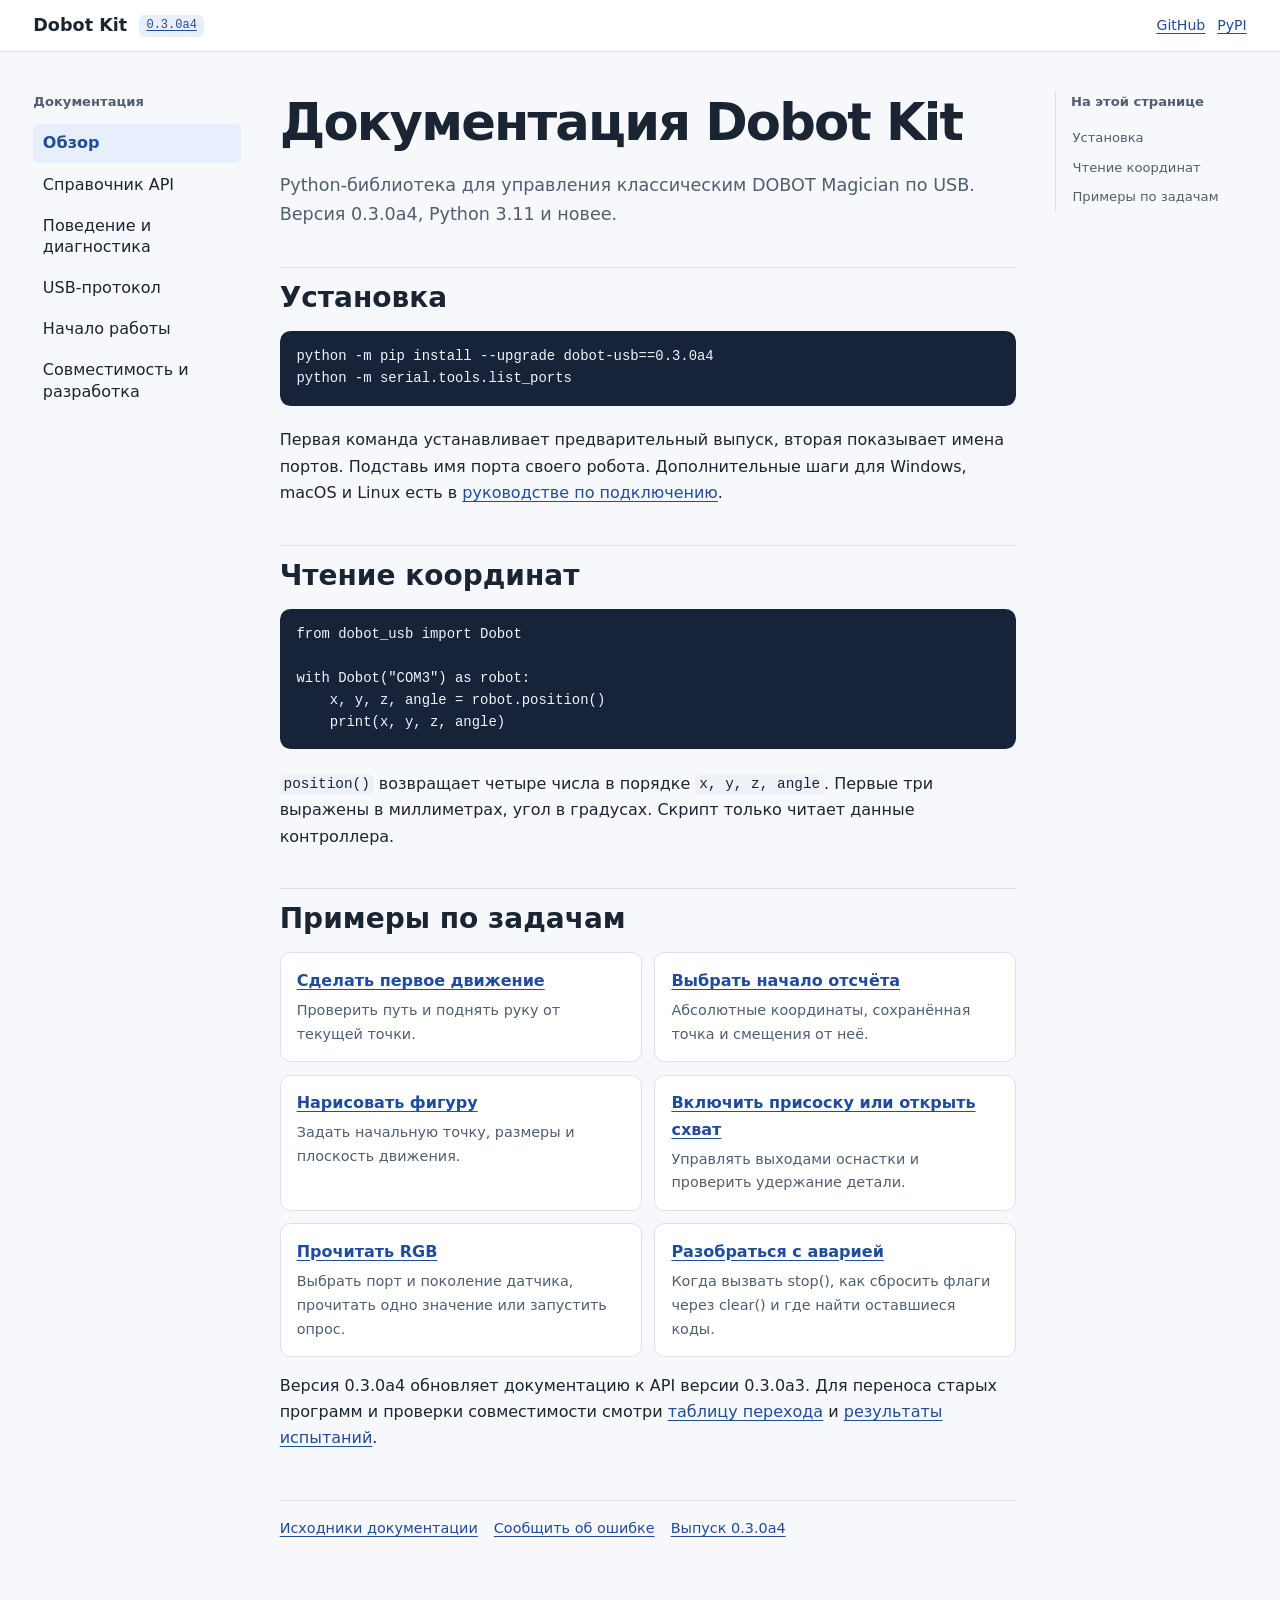
<file: docs/index.html>
<!doctype html>
<html lang="ru">
<head>
  <meta charset="utf-8">
  <meta name="viewport" content="width=device-width, initial-scale=1">
  <meta name="description" content="Документация Dobot Kit 0.3.0a4 для классического DOBOT Magician">
  <title>Документация | Dobot Kit</title>
  <link rel="stylesheet" href="assets/site.css">
</head>
<body>
<a class="skip-link" href="#main">К содержанию</a>
<header class="site-header">
  <div class="header-inner">
    <div class="identity">
      <a class="brand" href="index.html">Dobot Kit</a>
      <a class="version" href="development.html#releases">0.3.0a4</a>
    </div>
    <nav class="header-links" aria-label="Исходники и пакет">
      <a href="https://github.com/art9762/dobot-kit">GitHub</a>
      <a href="https://pypi.org/project/dobot-usb/0.3.0a4/">PyPI</a>
    </nav>
  </div>
</header>
<div class="layout">
  <nav class="site-nav" aria-label="Разделы документации">
    <p class="nav-name">Документация</p>
    <ul>
      <li><a href="index.html" aria-current="page">Обзор</a></li>
      <li><a href="api.html">Справочник API</a></li>
      <li><a href="behavior.html">Поведение и диагностика</a></li>
      <li><a href="protocol.html">USB-протокол</a></li>
      <li><a href="guide.html">Начало работы</a></li>
      <li><a href="development.html">Совместимость и разработка</a></li>
    </ul>
  </nav>
  <main id="main" tabindex="-1">
    <details class="small-nav">
      <summary>Разделы документации</summary>
      <nav aria-label="Разделы документации"><ul>
      <li><a href="index.html" aria-current="page">Обзор</a></li>
      <li><a href="api.html">Справочник API</a></li>
      <li><a href="behavior.html">Поведение и диагностика</a></li>
      <li><a href="protocol.html">USB-протокол</a></li>
      <li><a href="guide.html">Начало работы</a></li>
      <li><a href="development.html">Совместимость и разработка</a></li>
      </ul></nav>
    </details>
    <details class="small-contents">
      <summary>На этой странице</summary>
      <nav aria-label="Содержание страницы"><ul>
      <li class="h2"><a href="#install">Установка</a></li>
      <li class="h2"><a href="#read-position">Чтение координат</a></li>
      <li class="h2"><a href="#scope">Примеры по задачам</a></li>
      </ul></nav>
    </details>
<article class="doc-content">
  <h1>Документация Dobot Kit</h1>
  <p class="lead">Python-библиотека для управления классическим DOBOT Magician по USB. Версия 0.3.0a4, Python 3.11 и новее.</p>

  <h2 id="install">Установка</h2>
  <pre><code>python -m pip install --upgrade dobot-usb==0.3.0a4
python -m serial.tools.list_ports</code></pre>
  <p>Первая команда устанавливает предварительный выпуск, вторая показывает имена портов. Подставь имя порта своего робота. Дополнительные шаги для Windows, macOS и Linux есть в <a href="guide.html">руководстве по подключению</a>.</p>

  <h2 id="read-position">Чтение координат</h2>
  <pre data-language="python"><code>from dobot_usb import Dobot

with Dobot("COM3") as robot:
    x, y, z, angle = robot.position()
    print(x, y, z, angle)</code></pre>
  <p><code>position()</code> возвращает четыре числа в порядке <code>x, y, z, angle</code>. Первые три выражены в миллиметрах, угол в градусах. Скрипт только читает данные контроллера.</p>

  <h2 id="scope">Примеры по задачам</h2>
  <div class="doc-grid">
    <a class="doc-card" href="guide.html#lift"><strong>Сделать первое движение</strong><span>Проверить путь и поднять руку от текущей точки.</span></a>
    <a class="doc-card" href="api.html#calibrate"><strong>Выбрать начало отсчёта</strong><span>Абсолютные координаты, сохранённая точка и смещения от неё.</span></a>
    <a class="doc-card" href="api.html#drawing"><strong>Нарисовать фигуру</strong><span>Задать начальную точку, размеры и плоскость движения.</span></a>
    <a class="doc-card" href="guide.html#tools"><strong>Включить присоску или открыть схват</strong><span>Управлять выходами оснастки и проверить удержание детали.</span></a>
    <a class="doc-card" href="api.html#color"><strong>Прочитать RGB</strong><span>Выбрать порт и поколение датчика, прочитать одно значение или запустить опрос.</span></a>
    <a class="doc-card" href="behavior.html#recovery"><strong>Разобраться с аварией</strong><span>Когда вызвать stop(), как сбросить флаги через clear() и где найти оставшиеся коды.</span></a>
  </div>
  <p>Версия 0.3.0a4 обновляет документацию к API версии 0.3.0a3. Для переноса старых программ и проверки совместимости смотри <a href="development.html#migration">таблицу перехода</a> и <a href="development.html#verification">результаты испытаний</a>.</p>
</article>
    <footer class="doc-footer">
      <a href="https://github.com/art9762/dobot-kit/tree/v0.3.0a4/docs">Исходники документации</a>
      <a href="https://github.com/art9762/dobot-kit/issues">Сообщить об ошибке</a>
      <a href="https://github.com/art9762/dobot-kit/releases/tag/v0.3.0a4">Выпуск 0.3.0a4</a>
    </footer>
  </main>
  <nav class="contents" aria-label="Содержание страницы">
    <p class="nav-name">На этой странице</p>
    <ul>
      <li class="h2"><a href="#install">Установка</a></li>
      <li class="h2"><a href="#read-position">Чтение координат</a></li>
      <li class="h2"><a href="#scope">Примеры по задачам</a></li>
    </ul>
  </nav>
</div>
</body>
</html>
</file>
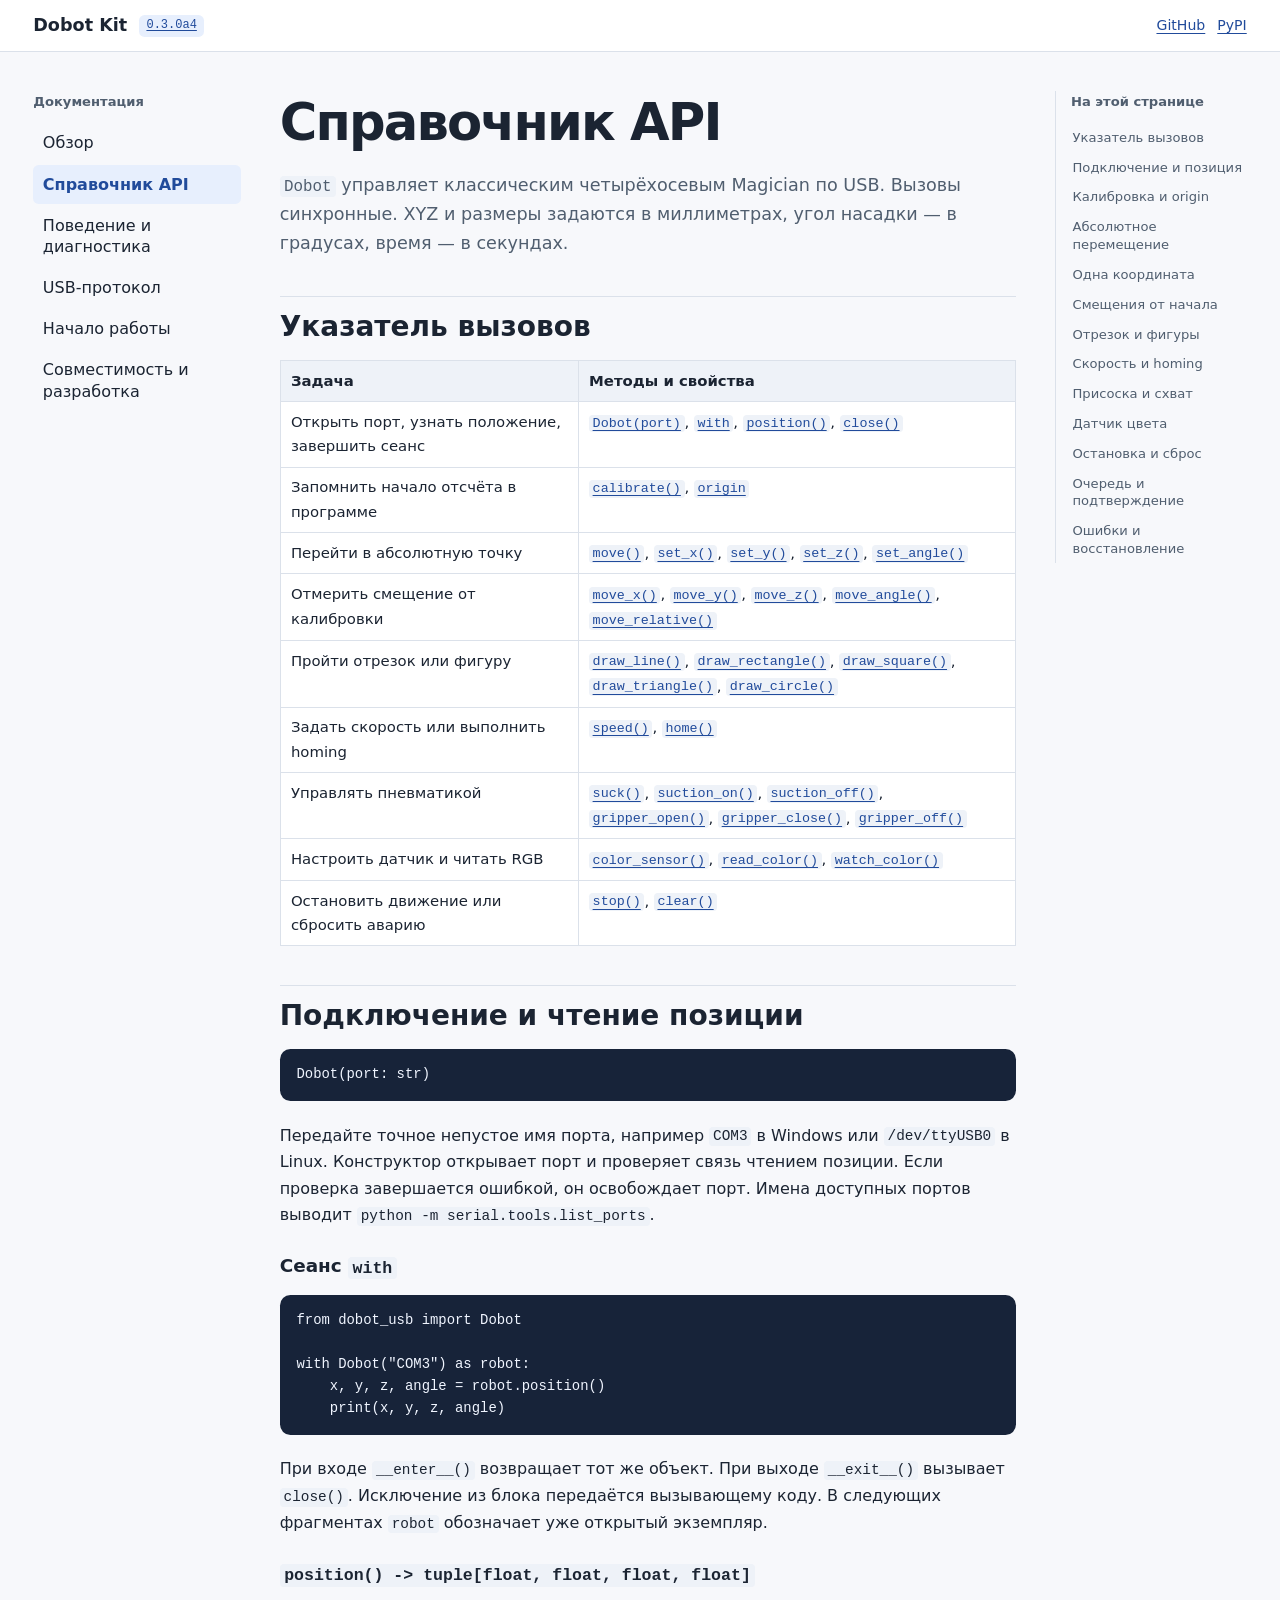
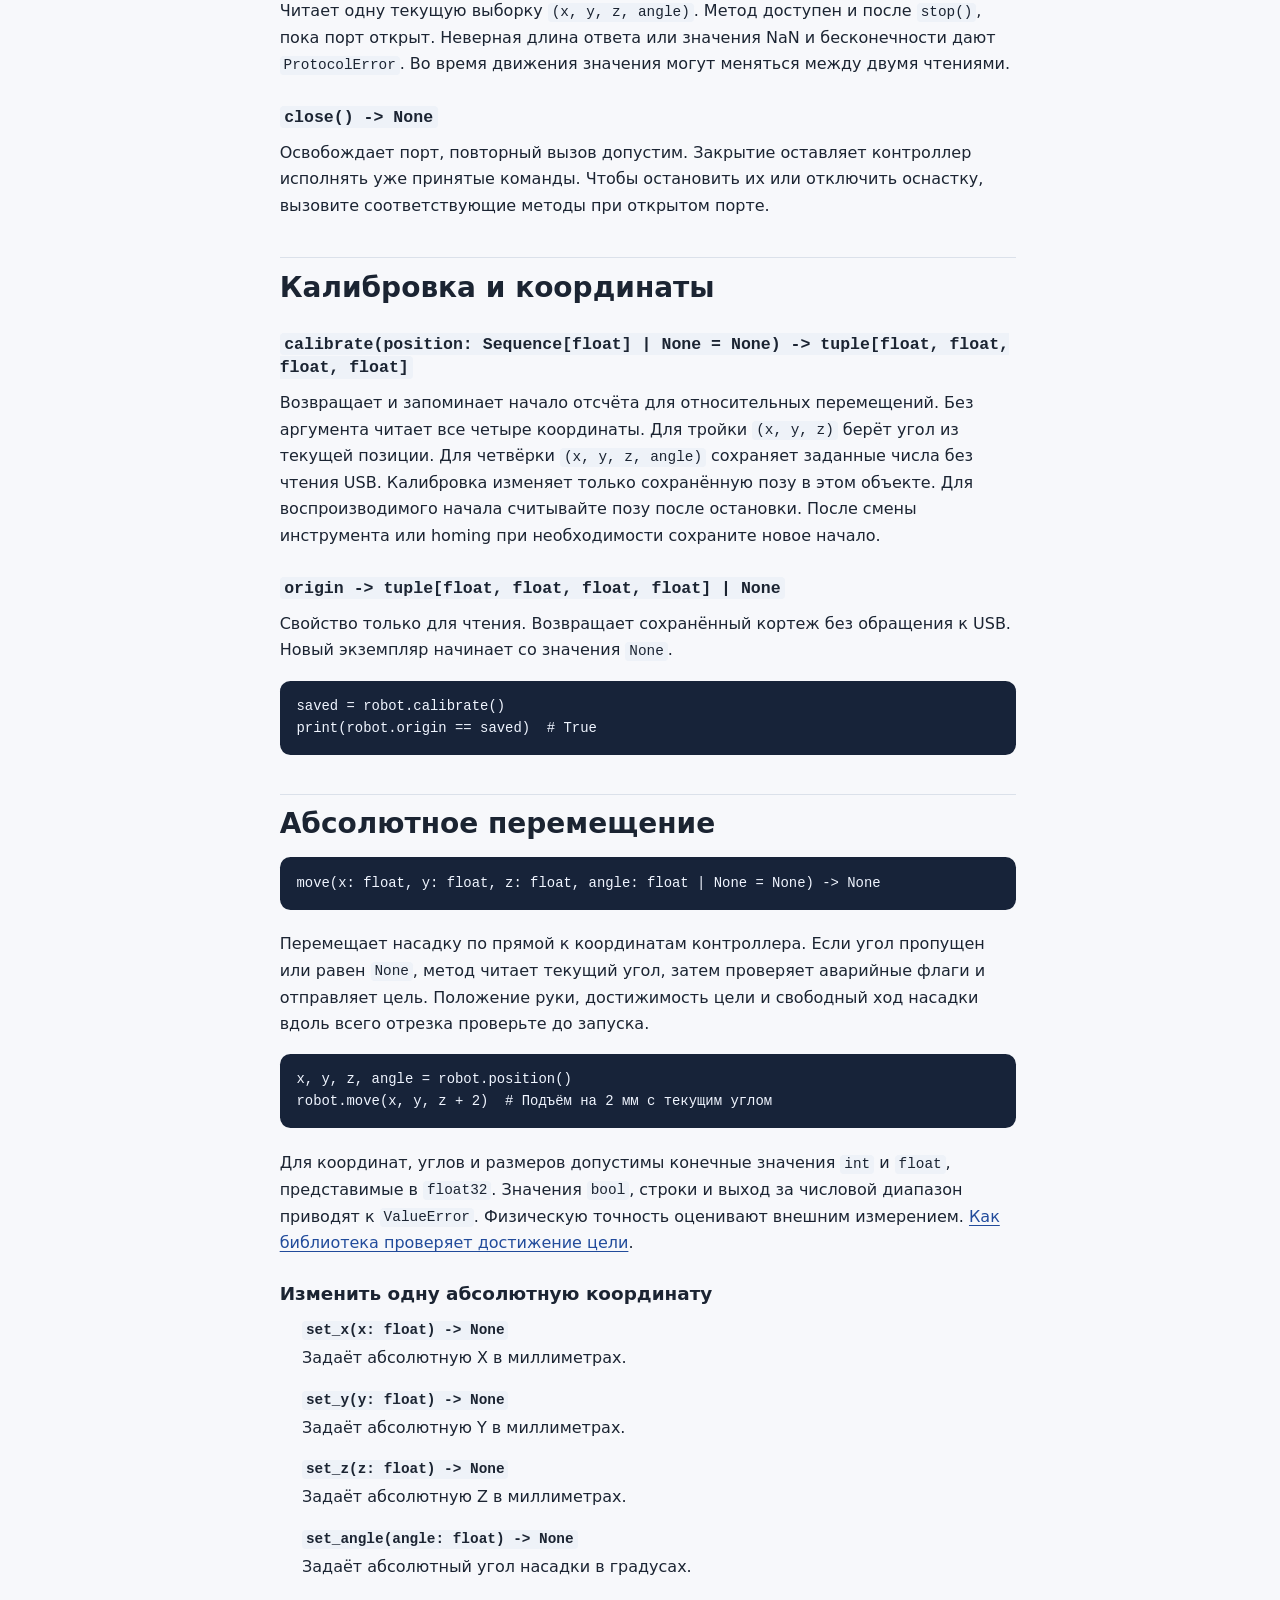
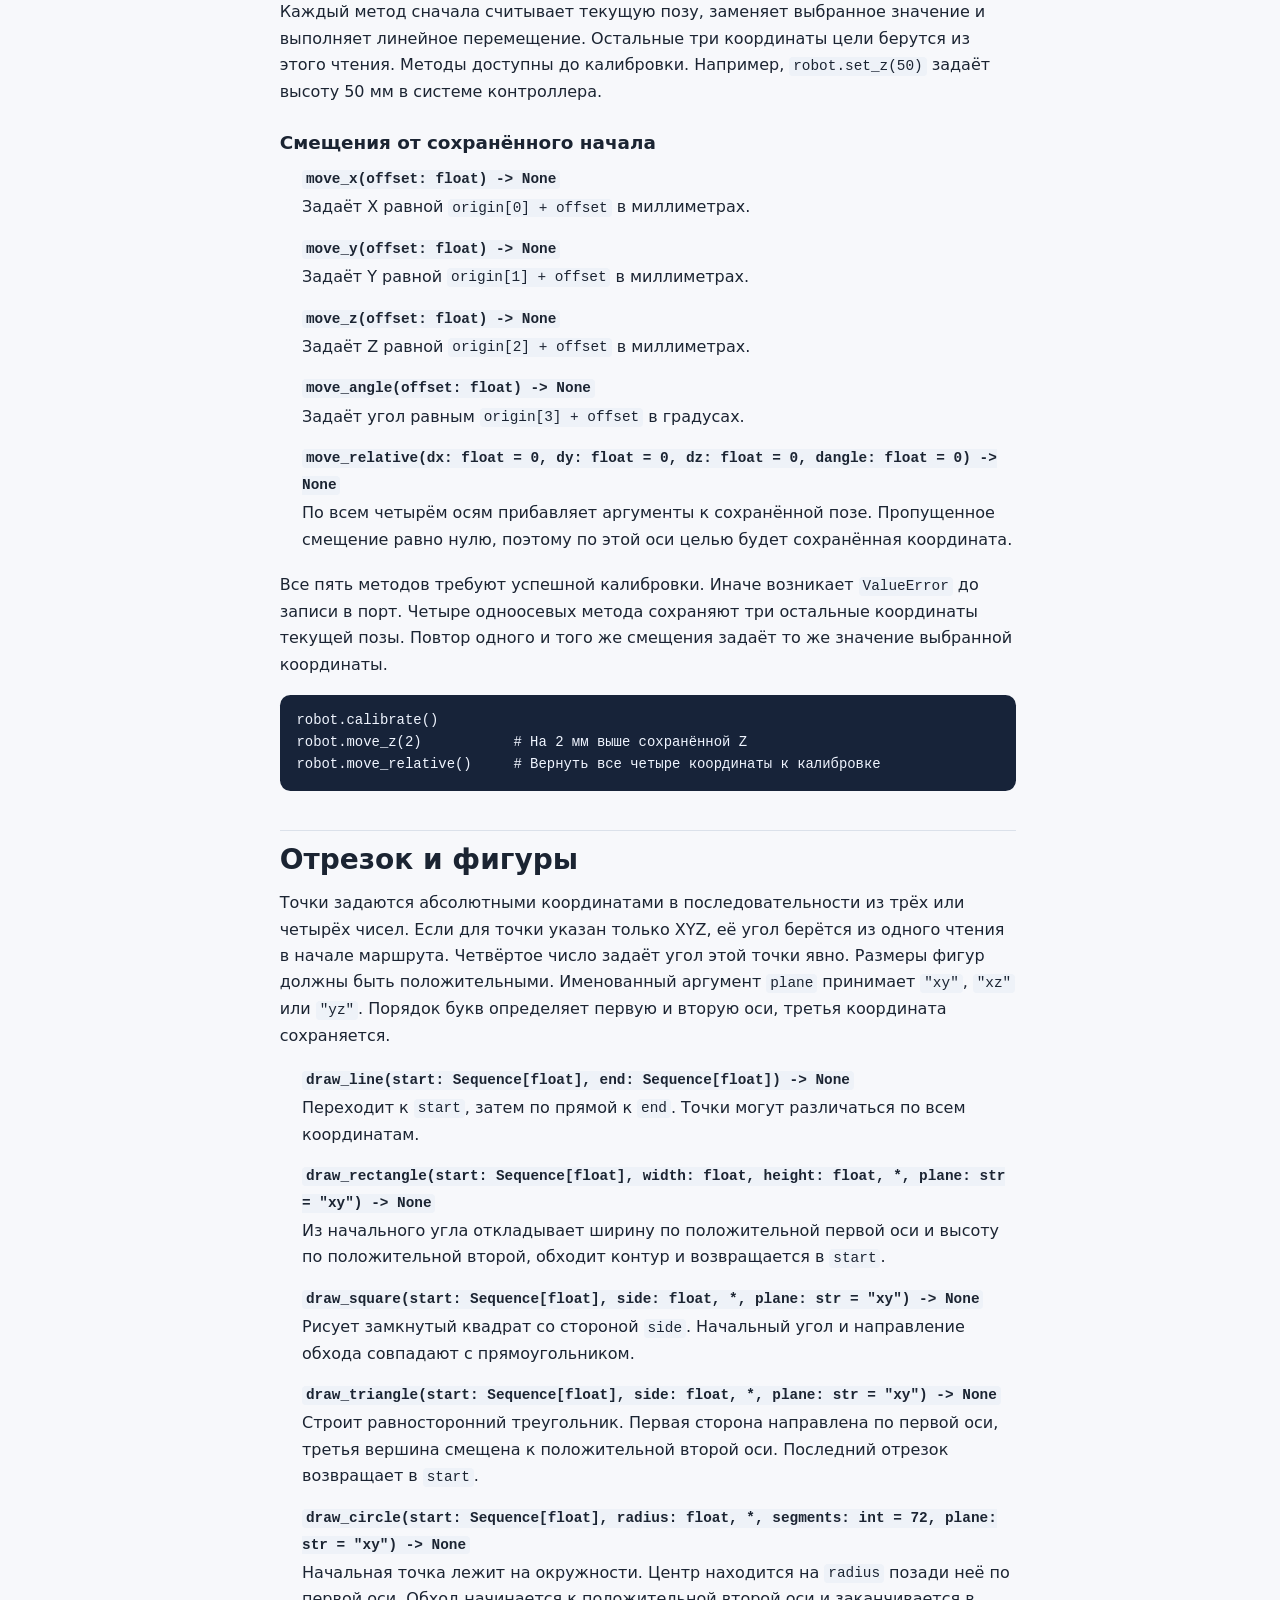
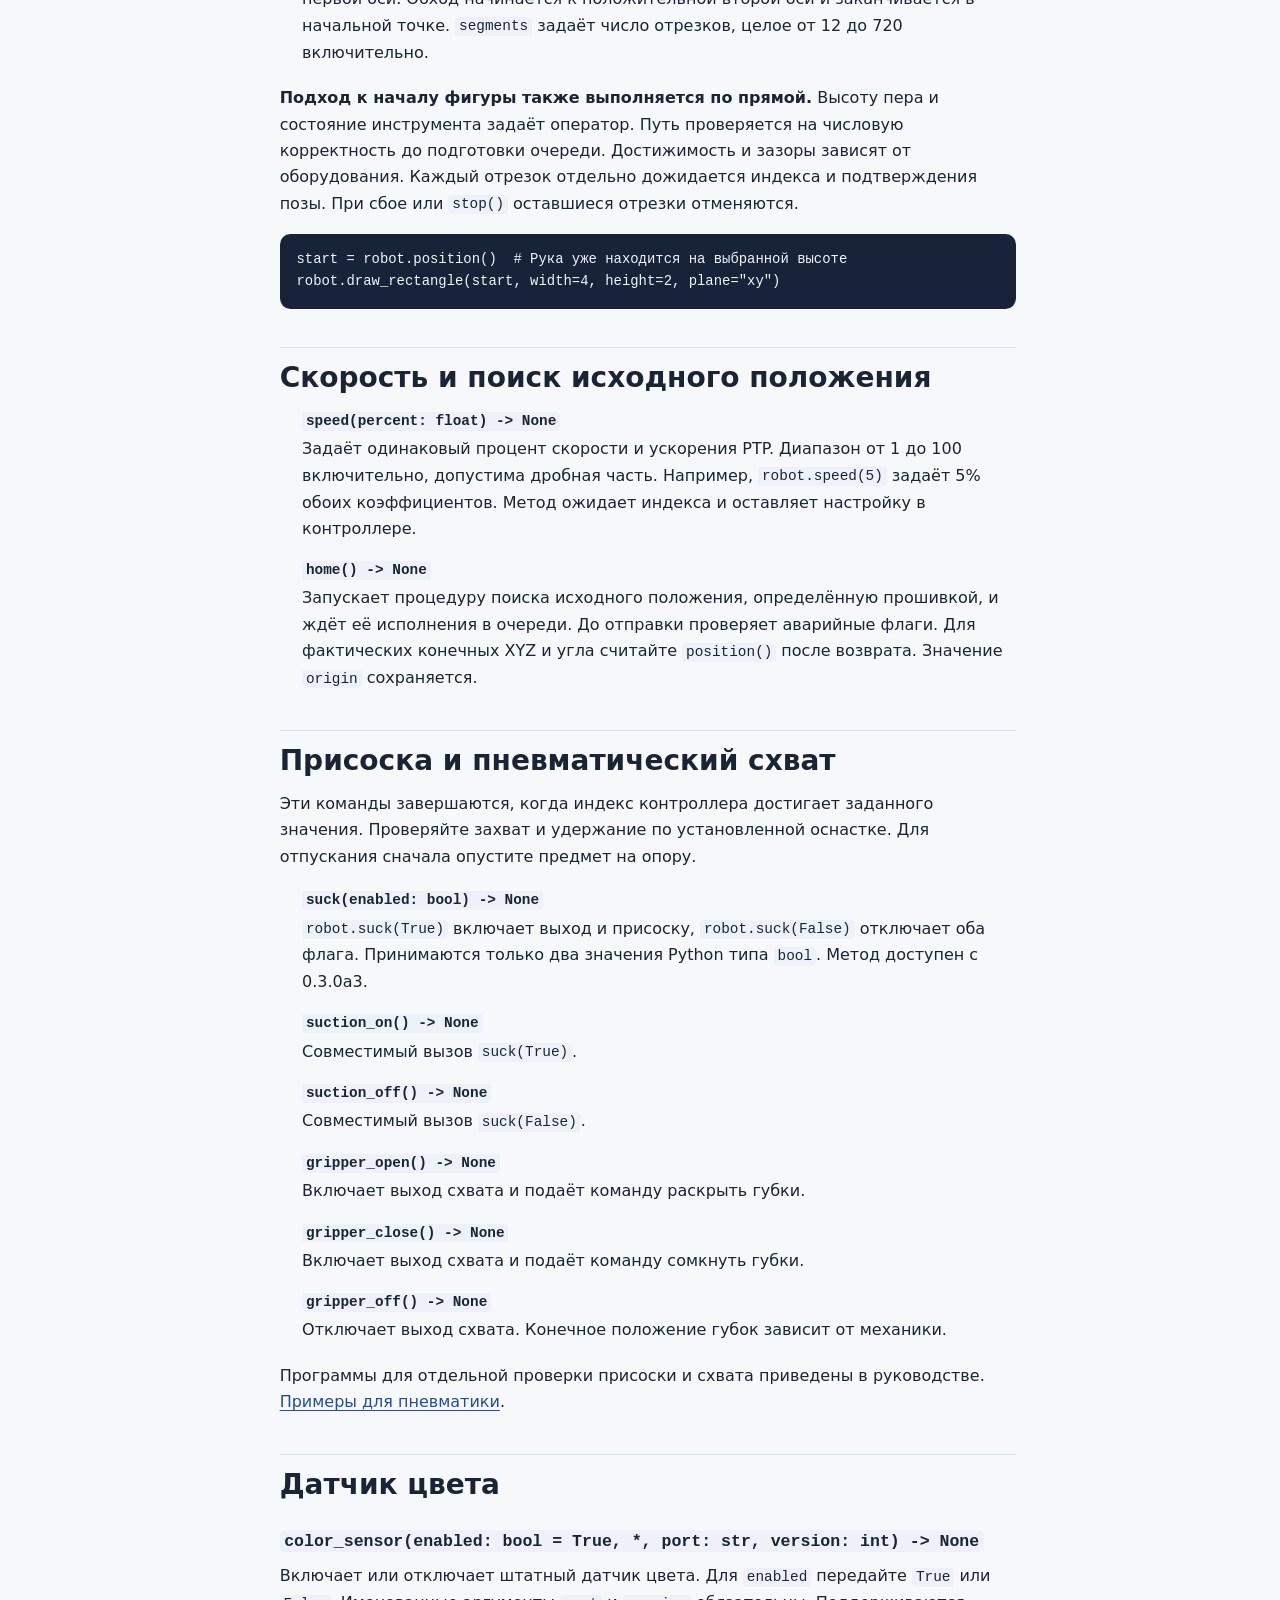
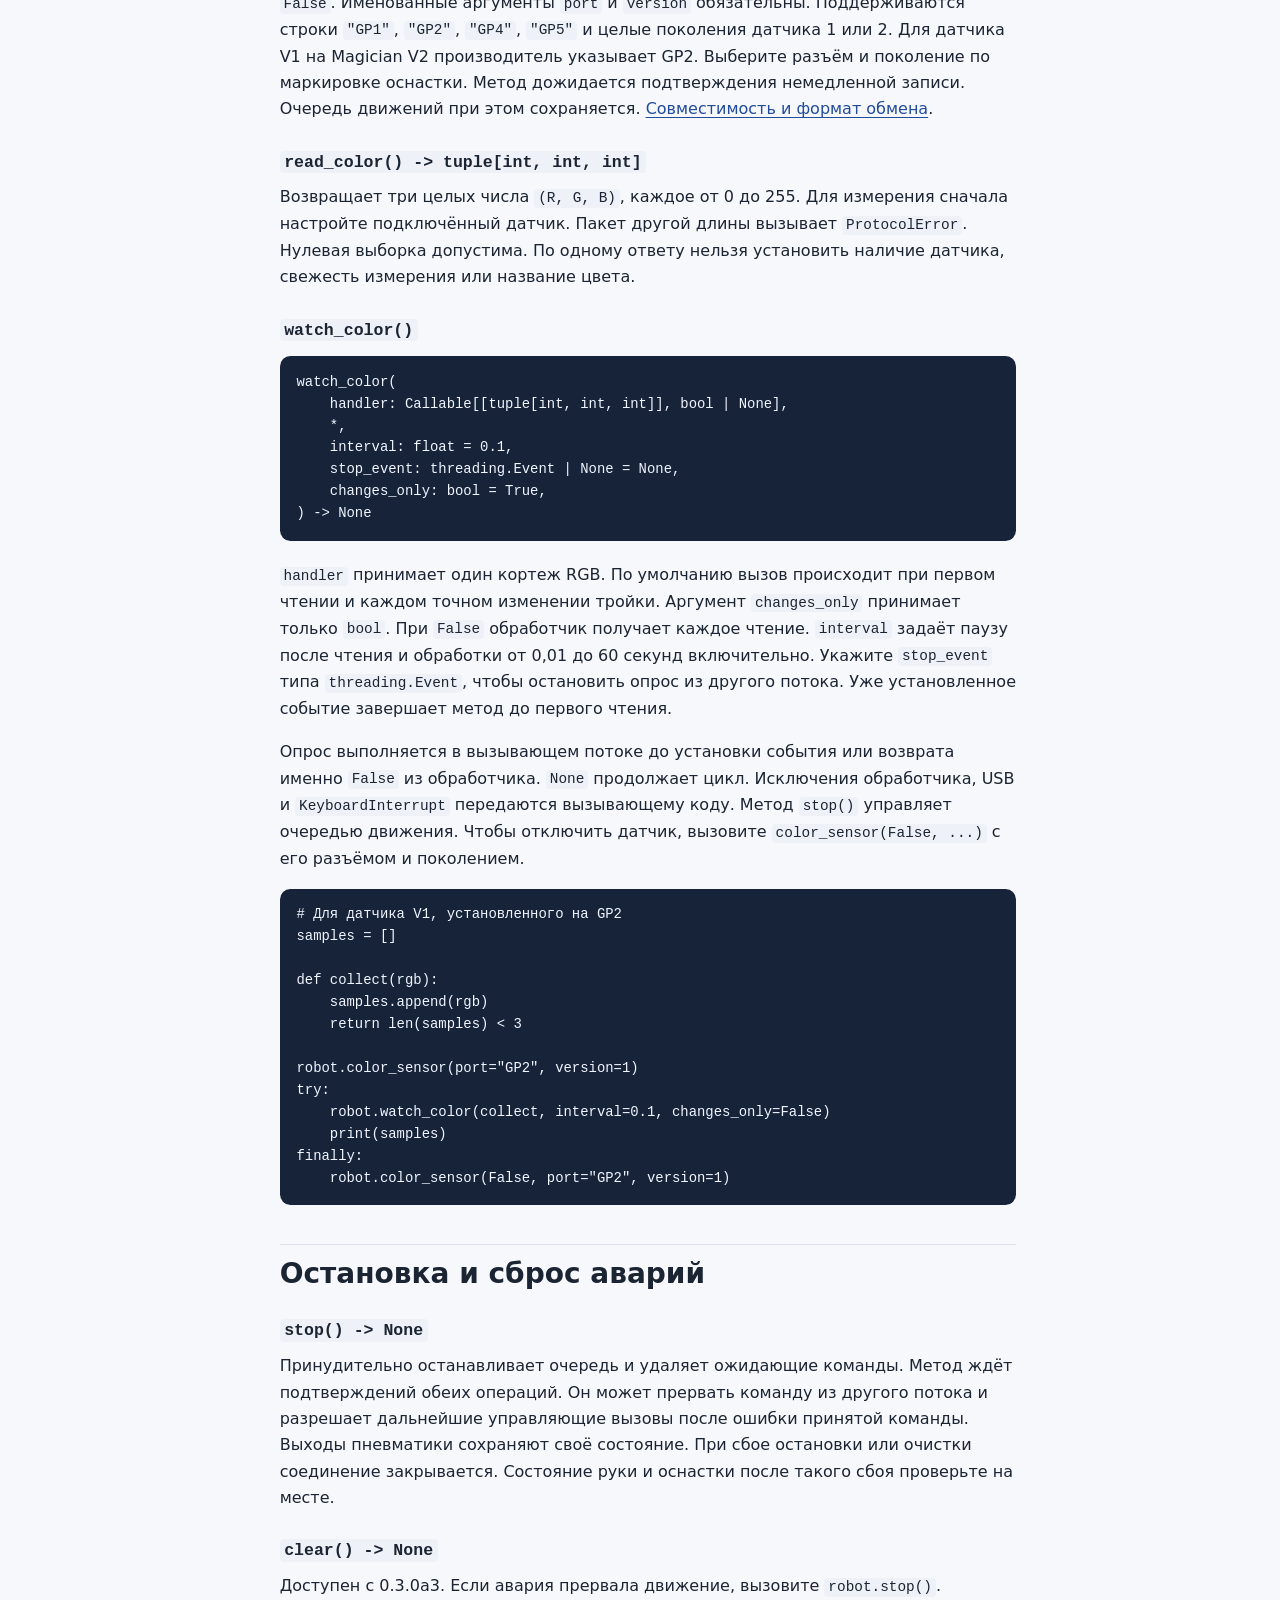
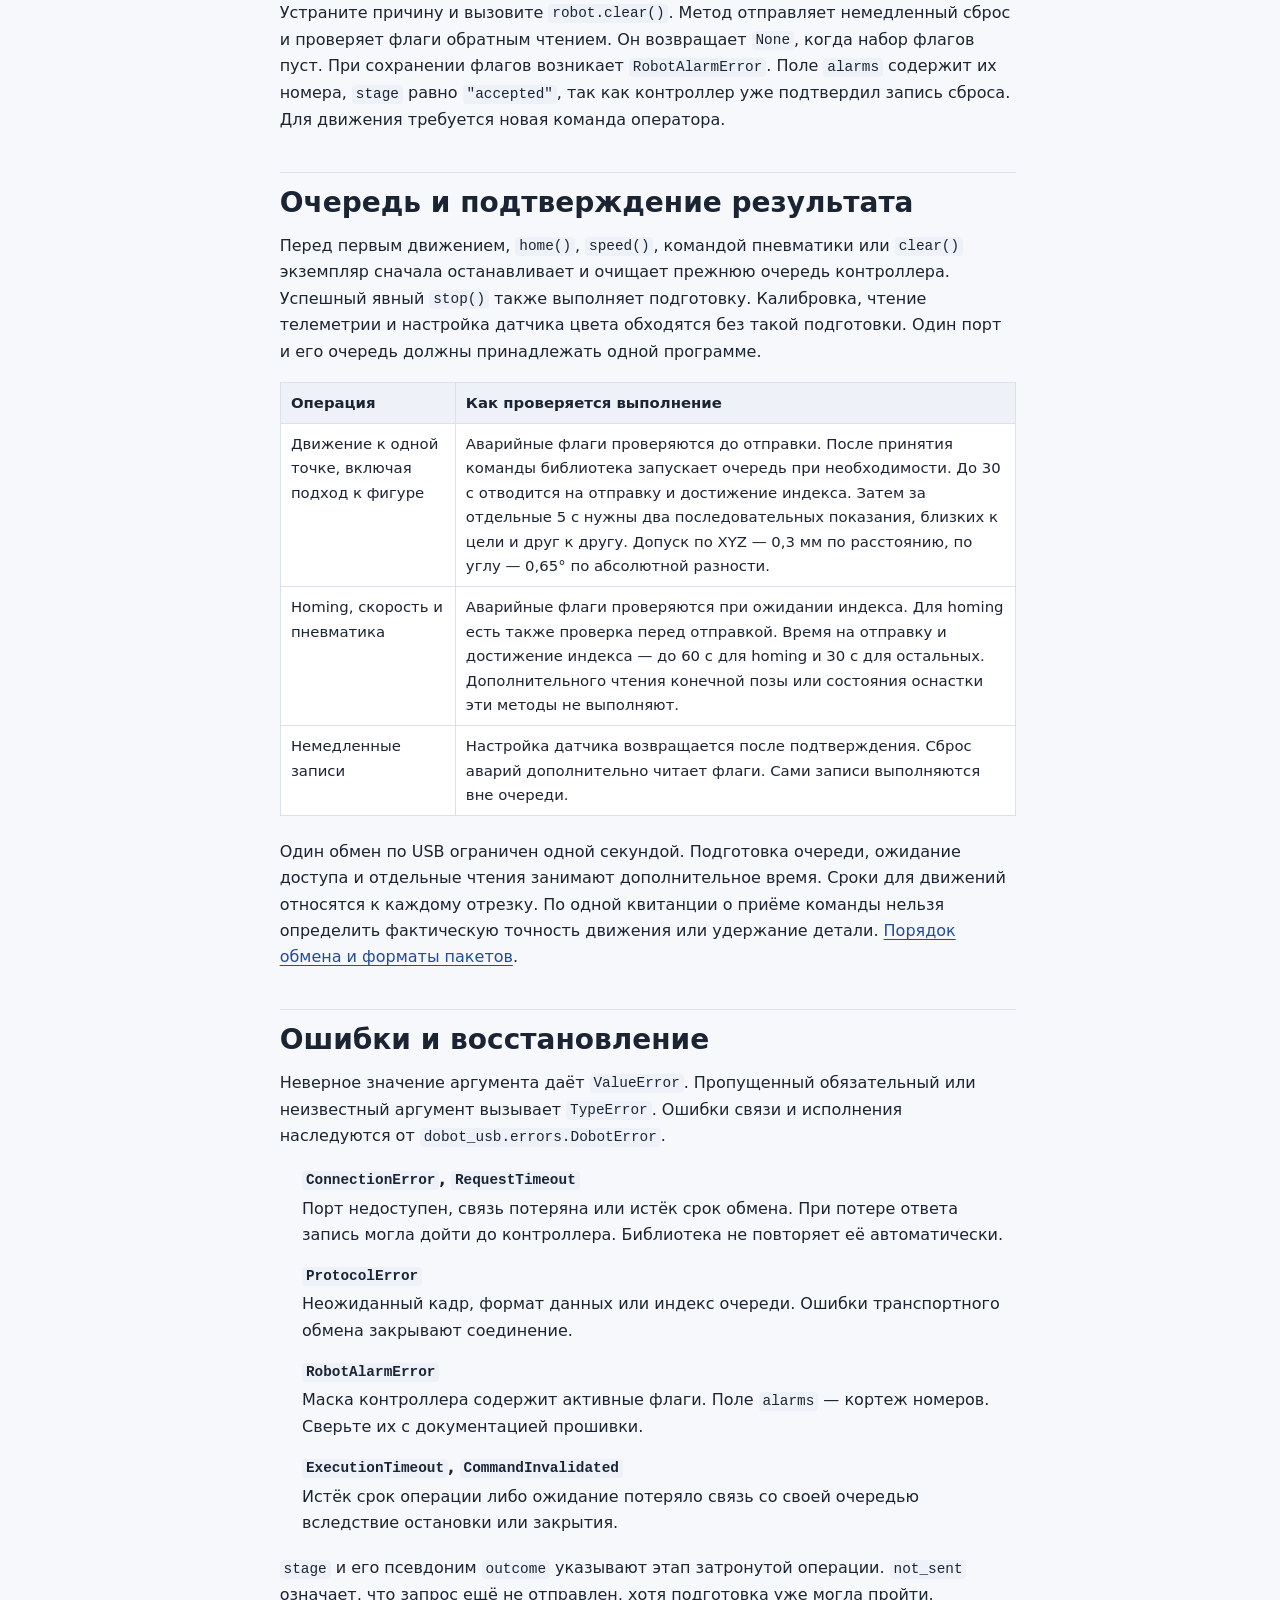
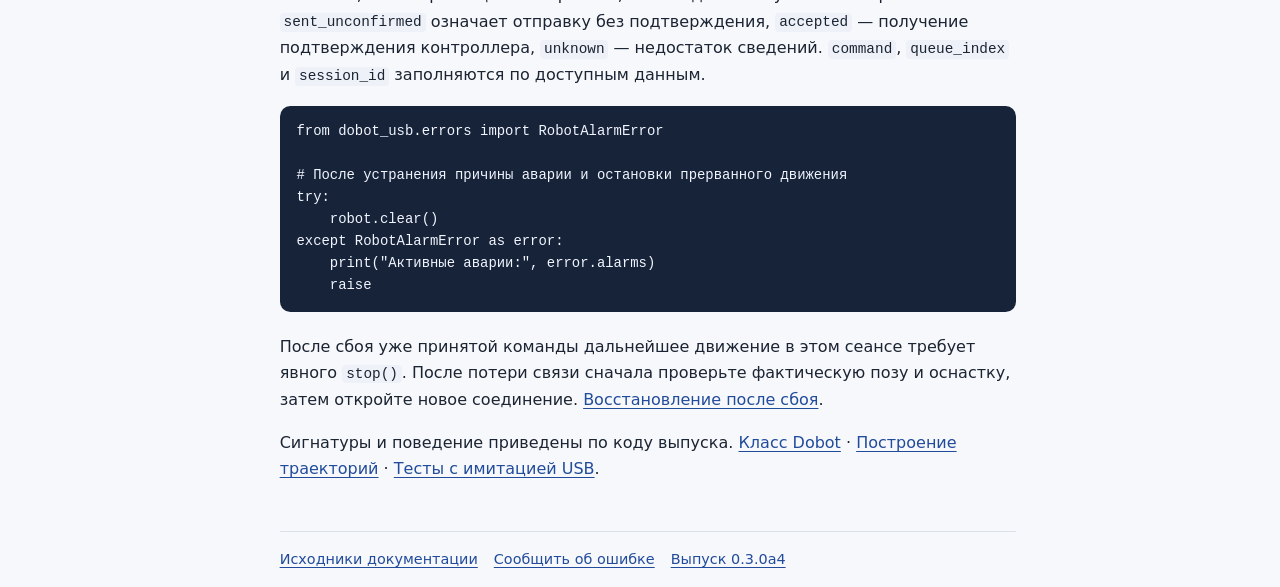
<file: docs/api.html>
<!doctype html>
<html lang="ru">
<head>
  <meta charset="utf-8">
  <meta name="viewport" content="width=device-width, initial-scale=1">
  <meta name="description" content="Справочник API Dobot Kit 0.3.0a4 для классического DOBOT Magician">
  <title>Справочник API | Dobot Kit</title>
  <link rel="stylesheet" href="assets/site.css">
</head>
<body>
<a class="skip-link" href="#main">К содержанию</a>
<header class="site-header">
  <div class="header-inner">
    <div class="identity">
      <a class="brand" href="index.html">Dobot Kit</a>
      <a class="version" href="development.html#releases">0.3.0a4</a>
    </div>
    <nav class="header-links" aria-label="Исходники и пакет">
      <a href="https://github.com/art9762/dobot-kit">GitHub</a>
      <a href="https://pypi.org/project/dobot-usb/0.3.0a4/">PyPI</a>
    </nav>
  </div>
</header>
<div class="layout">
  <nav class="site-nav" aria-label="Разделы документации">
    <p class="nav-name">Документация</p>
    <ul>
      <li><a href="index.html">Обзор</a></li>
      <li><a href="api.html" aria-current="page">Справочник API</a></li>
      <li><a href="behavior.html">Поведение и диагностика</a></li>
      <li><a href="protocol.html">USB-протокол</a></li>
      <li><a href="guide.html">Начало работы</a></li>
      <li><a href="development.html">Совместимость и разработка</a></li>
    </ul>
  </nav>
  <main id="main" tabindex="-1">
    <details class="small-nav">
      <summary>Разделы документации</summary>
      <nav aria-label="Разделы документации"><ul>
      <li><a href="index.html">Обзор</a></li>
      <li><a href="api.html" aria-current="page">Справочник API</a></li>
      <li><a href="behavior.html">Поведение и диагностика</a></li>
      <li><a href="protocol.html">USB-протокол</a></li>
      <li><a href="guide.html">Начало работы</a></li>
      <li><a href="development.html">Совместимость и разработка</a></li>
      </ul></nav>
    </details>
    <details class="small-contents">
      <summary>На этой странице</summary>
      <nav aria-label="Содержание страницы"><ul>
      <li class="h2"><a href="#index">Указатель вызовов</a></li>
      <li class="h2"><a href="#dobot">Подключение и позиция</a></li>
      <li class="h2"><a href="#helpers">Калибровка и origin</a></li>
      <li class="h2"><a href="#move">Абсолютное перемещение</a></li>
      <li class="h2"><a href="#set-axis">Одна координата</a></li>
      <li class="h2"><a href="#relative">Смещения от начала</a></li>
      <li class="h2"><a href="#drawing">Отрезок и фигуры</a></li>
      <li class="h2"><a href="#speed">Скорость и homing</a></li>
      <li class="h2"><a href="#tools">Присоска и схват</a></li>
      <li class="h2"><a href="#color">Датчик цвета</a></li>
      <li class="h2"><a href="#stop">Остановка и сброс</a></li>
      <li class="h2"><a href="#queue">Очередь и подтверждение</a></li>
      <li class="h2"><a href="#errors">Ошибки и восстановление</a></li>
      </ul></nav>
    </details>
<article class="doc-content">
  <h1>Справочник API</h1>
  <p class="lead"><code>Dobot</code> управляет классическим четырёхосевым Magician по USB. Вызовы синхронные. XYZ и размеры задаются в миллиметрах, угол насадки — в градусах, время — в секундах.</p>

  <h2 id="index">Указатель вызовов</h2>
  <div class="table-wrap"><table>
    <thead><tr><th scope="col">Задача</th><th scope="col">Методы и свойства</th></tr></thead>
    <tbody>
      <tr><td>Открыть порт, узнать положение, завершить сеанс</td><td><a href="#dobot"><code>Dobot(port)</code></a>, <a href="#with"><code>with</code></a>, <a href="#position"><code>position()</code></a>, <a href="#close"><code>close()</code></a></td></tr>
      <tr><td>Запомнить начало отсчёта в программе</td><td><a href="#calibrate"><code>calibrate()</code></a>, <a href="#origin"><code>origin</code></a></td></tr>
      <tr><td>Перейти в абсолютную точку</td><td><a href="#move"><code>move()</code></a>, <a href="#set_x"><code>set_x()</code></a>, <a href="#set_y"><code>set_y()</code></a>, <a href="#set_z"><code>set_z()</code></a>, <a href="#set_angle"><code>set_angle()</code></a></td></tr>
      <tr><td>Отмерить смещение от калибровки</td><td><a href="#move_x"><code>move_x()</code></a>, <a href="#move_y"><code>move_y()</code></a>, <a href="#move_z"><code>move_z()</code></a>, <a href="#move_angle"><code>move_angle()</code></a>, <a href="#move_relative"><code>move_relative()</code></a></td></tr>
      <tr><td>Пройти отрезок или фигуру</td><td><a href="#draw_line"><code>draw_line()</code></a>, <a href="#draw_rectangle"><code>draw_rectangle()</code></a>, <a href="#draw_square"><code>draw_square()</code></a>, <a href="#draw_triangle"><code>draw_triangle()</code></a>, <a href="#draw_circle"><code>draw_circle()</code></a></td></tr>
      <tr><td>Задать скорость или выполнить homing</td><td><a href="#speed"><code>speed()</code></a>, <a href="#home"><code>home()</code></a></td></tr>
      <tr><td>Управлять пневматикой</td><td><a href="#suck"><code>suck()</code></a>, <a href="#suction_on"><code>suction_on()</code></a>, <a href="#suction_off"><code>suction_off()</code></a>, <a href="#gripper_open"><code>gripper_open()</code></a>, <a href="#gripper_close"><code>gripper_close()</code></a>, <a href="#gripper_off"><code>gripper_off()</code></a></td></tr>
      <tr><td>Настроить датчик и читать RGB</td><td><a href="#color_sensor"><code>color_sensor()</code></a>, <a href="#read_color"><code>read_color()</code></a>, <a href="#watch_color"><code>watch_color()</code></a></td></tr>
      <tr><td>Остановить движение или сбросить аварию</td><td><a href="#stop"><code>stop()</code></a>, <a href="#clear"><code>clear()</code></a></td></tr>
    </tbody>
  </table></div>

  <h2 id="dobot">Подключение и чтение позиции</h2>
  <pre id="__init__"><code>Dobot(port: str)</code></pre>
  <p>Передайте точное непустое имя порта, например <code>COM3</code> в Windows или <code>/dev/ttyUSB0</code> в Linux. Конструктор открывает порт и проверяет связь чтением позиции. Если проверка завершается ошибкой, он освобождает порт. Имена доступных портов выводит <code>python -m serial.tools.list_ports</code>.</p>
  <h3 id="with">Сеанс <code>with</code></h3>
  <pre data-language="python"><code>from dobot_usb import Dobot

with Dobot("COM3") as robot:
    x, y, z, angle = robot.position()
    print(x, y, z, angle)</code></pre>
  <p>При входе <code id="__enter__">__enter__()</code> возвращает тот же объект. При выходе <code id="__exit__">__exit__()</code> вызывает <code>close()</code>. Исключение из блока передаётся вызывающему коду. В следующих фрагментах <code>robot</code> обозначает уже открытый экземпляр.</p>
  <h3 id="position"><code>position() -&gt; tuple[float, float, float, float]</code></h3>
  <p>Читает одну текущую выборку <code>(x, y, z, angle)</code>. Метод доступен и после <code>stop()</code>, пока порт открыт. Неверная длина ответа или значения NaN и бесконечности дают <code>ProtocolError</code>. Во время движения значения могут меняться между двумя чтениями.</p>
  <h3 id="close"><code>close() -&gt; None</code></h3>
  <p>Освобождает порт, повторный вызов допустим. Закрытие оставляет контроллер исполнять уже принятые команды. Чтобы остановить их или отключить оснастку, вызовите соответствующие методы при открытом порте.</p>

  <h2 id="helpers">Калибровка и координаты</h2>
  <h3 id="calibrate"><code>calibrate(position: Sequence[float] | None = None) -&gt; tuple[float, float, float, float]</code></h3>
  <p>Возвращает и запоминает начало отсчёта для относительных перемещений. Без аргумента читает все четыре координаты. Для тройки <code>(x, y, z)</code> берёт угол из текущей позиции. Для четвёрки <code>(x, y, z, angle)</code> сохраняет заданные числа без чтения USB. Калибровка изменяет только сохранённую позу в этом объекте. Для воспроизводимого начала считывайте позу после остановки. После смены инструмента или homing при необходимости сохраните новое начало.</p>
  <h3 id="origin"><code>origin -&gt; tuple[float, float, float, float] | None</code></h3>
  <p>Свойство только для чтения. Возвращает сохранённый кортеж без обращения к USB. Новый экземпляр начинает со значения <code>None</code>.</p>
  <pre data-language="python"><code>saved = robot.calibrate()
print(robot.origin == saved)  # True</code></pre>

  <h2 id="move">Абсолютное перемещение</h2>
  <pre><code>move(x: float, y: float, z: float, angle: float | None = None) -&gt; None</code></pre>
  <p>Перемещает насадку по прямой к координатам контроллера. Если угол пропущен или равен <code>None</code>, метод читает текущий угол, затем проверяет аварийные флаги и отправляет цель. Положение руки, достижимость цели и свободный ход насадки вдоль всего отрезка проверьте до запуска.</p>
  <pre data-language="python"><code>x, y, z, angle = robot.position()
robot.move(x, y, z + 2)  # Подъём на 2 мм с текущим углом</code></pre>
  <p>Для координат, углов и размеров допустимы конечные значения <code>int</code> и <code>float</code>, представимые в <code>float32</code>. Значения <code>bool</code>, строки и выход за числовой диапазон приводят к <code>ValueError</code>. Физическую точность оценивают внешним измерением. <a href="#queue">Как библиотека проверяет достижение цели</a>.</p>

  <h3 id="set-axis">Изменить одну абсолютную координату</h3>
  <dl>
    <dt id="set_x"><code>set_x(x: float) -&gt; None</code></dt><dd>Задаёт абсолютную X в миллиметрах.</dd>
    <dt id="set_y"><code>set_y(y: float) -&gt; None</code></dt><dd>Задаёт абсолютную Y в миллиметрах.</dd>
    <dt id="set_z"><code>set_z(z: float) -&gt; None</code></dt><dd>Задаёт абсолютную Z в миллиметрах.</dd>
    <dt id="set_angle"><code>set_angle(angle: float) -&gt; None</code></dt><dd>Задаёт абсолютный угол насадки в градусах.</dd>
  </dl>
  <p>Каждый метод сначала считывает текущую позу, заменяет выбранное значение и выполняет линейное перемещение. Остальные три координаты цели берутся из этого чтения. Методы доступны до калибровки. Например, <code>robot.set_z(50)</code> задаёт высоту 50 мм в системе контроллера.</p>

  <h3 id="relative">Смещения от сохранённого начала</h3>
  <dl>
    <dt id="move_x"><code>move_x(offset: float) -&gt; None</code></dt><dd>Задаёт X равной <code>origin[0] + offset</code> в миллиметрах.</dd>
    <dt id="move_y"><code>move_y(offset: float) -&gt; None</code></dt><dd>Задаёт Y равной <code>origin[1] + offset</code> в миллиметрах.</dd>
    <dt id="move_z"><code>move_z(offset: float) -&gt; None</code></dt><dd>Задаёт Z равной <code>origin[2] + offset</code> в миллиметрах.</dd>
    <dt id="move_angle"><code>move_angle(offset: float) -&gt; None</code></dt><dd>Задаёт угол равным <code>origin[3] + offset</code> в градусах.</dd>
    <dt id="move_relative"><code>move_relative(dx: float = 0, dy: float = 0, dz: float = 0, dangle: float = 0) -&gt; None</code></dt><dd>По всем четырём осям прибавляет аргументы к сохранённой позе. Пропущенное смещение равно нулю, поэтому по этой оси целью будет сохранённая координата.</dd>
  </dl>
  <p>Все пять методов требуют успешной калибровки. Иначе возникает <code>ValueError</code> до записи в порт. Четыре одноосевых метода сохраняют три остальные координаты текущей позы. Повтор одного и того же смещения задаёт то же значение выбранной координаты.</p>
  <pre data-language="python"><code>robot.calibrate()
robot.move_z(2)           # На 2 мм выше сохранённой Z
robot.move_relative()     # Вернуть все четыре координаты к калибровке</code></pre>

  <h2 id="drawing">Отрезок и фигуры</h2>
  <p>Точки задаются абсолютными координатами в последовательности из трёх или четырёх чисел. Если для точки указан только XYZ, её угол берётся из одного чтения в начале маршрута. Четвёртое число задаёт угол этой точки явно. Размеры фигур должны быть положительными. Именованный аргумент <code>plane</code> принимает <code>"xy"</code>, <code>"xz"</code> или <code>"yz"</code>. Порядок букв определяет первую и вторую оси, третья координата сохраняется.</p>
  <dl>
    <dt id="draw_line"><code>draw_line(start: Sequence[float], end: Sequence[float]) -&gt; None</code></dt><dd>Переходит к <code>start</code>, затем по прямой к <code>end</code>. Точки могут различаться по всем координатам.</dd>
    <dt id="draw_rectangle"><code>draw_rectangle(start: Sequence[float], width: float, height: float, *, plane: str = "xy") -&gt; None</code></dt><dd>Из начального угла откладывает ширину по положительной первой оси и высоту по положительной второй, обходит контур и возвращается в <code>start</code>.</dd>
    <dt id="draw_square"><code>draw_square(start: Sequence[float], side: float, *, plane: str = "xy") -&gt; None</code></dt><dd>Рисует замкнутый квадрат со стороной <code>side</code>. Начальный угол и направление обхода совпадают с прямоугольником.</dd>
    <dt id="draw_triangle"><code>draw_triangle(start: Sequence[float], side: float, *, plane: str = "xy") -&gt; None</code></dt><dd>Строит равносторонний треугольник. Первая сторона направлена по первой оси, третья вершина смещена к положительной второй оси. Последний отрезок возвращает в <code>start</code>.</dd>
    <dt id="draw_circle"><code>draw_circle(start: Sequence[float], radius: float, *, segments: int = 72, plane: str = "xy") -&gt; None</code></dt><dd>Начальная точка лежит на окружности. Центр находится на <code>radius</code> позади неё по первой оси. Обход начинается к положительной второй оси и заканчивается в начальной точке. <code>segments</code> задаёт число отрезков, целое от 12 до 720 включительно.</dd>
  </dl>
  <p><strong>Подход к началу фигуры также выполняется по прямой.</strong> Высоту пера и состояние инструмента задаёт оператор. Путь проверяется на числовую корректность до подготовки очереди. Достижимость и зазоры зависят от оборудования. Каждый отрезок отдельно дожидается индекса и подтверждения позы. При сбое или <code>stop()</code> оставшиеся отрезки отменяются.</p>
  <pre data-language="python"><code>start = robot.position()  # Рука уже находится на выбранной высоте
robot.draw_rectangle(start, width=4, height=2, plane="xy")</code></pre>

  <h2 id="speed">Скорость и поиск исходного положения</h2>
  <dl><dt><code>speed(percent: float) -&gt; None</code></dt><dd>Задаёт одинаковый процент скорости и ускорения PTP. Диапазон от 1 до 100 включительно, допустима дробная часть. Например, <code>robot.speed(5)</code> задаёт 5% обоих коэффициентов. Метод ожидает индекса и оставляет настройку в контроллере.</dd>
    <dt id="home"><code>home() -&gt; None</code></dt><dd>Запускает процедуру поиска исходного положения, определённую прошивкой, и ждёт её исполнения в очереди. До отправки проверяет аварийные флаги. Для фактических конечных XYZ и угла считайте <code>position()</code> после возврата. Значение <code>origin</code> сохраняется.</dd></dl>

  <h2 id="tools">Присоска и пневматический схват</h2>
  <p>Эти команды завершаются, когда индекс контроллера достигает заданного значения. Проверяйте захват и удержание по установленной оснастке. Для отпускания сначала опустите предмет на опору.</p>
  <dl>
    <dt id="suck"><code>suck(enabled: bool) -&gt; None</code></dt><dd><code>robot.suck(True)</code> включает выход и присоску, <code>robot.suck(False)</code> отключает оба флага. Принимаются только два значения Python типа <code>bool</code>. Метод доступен с 0.3.0a3.</dd>
    <dt id="suction_on"><code>suction_on() -&gt; None</code></dt><dd>Совместимый вызов <code>suck(True)</code>.</dd>
    <dt id="suction_off"><code>suction_off() -&gt; None</code></dt><dd>Совместимый вызов <code>suck(False)</code>.</dd>
    <dt id="gripper_open"><code>gripper_open() -&gt; None</code></dt><dd>Включает выход схвата и подаёт команду раскрыть губки.</dd>
    <dt id="gripper_close"><code>gripper_close() -&gt; None</code></dt><dd>Включает выход схвата и подаёт команду сомкнуть губки.</dd>
    <dt id="gripper_off"><code>gripper_off() -&gt; None</code></dt><dd>Отключает выход схвата. Конечное положение губок зависит от механики.</dd>
  </dl>
  <p>Программы для отдельной проверки присоски и схвата приведены в руководстве. <a href="guide.html#tools">Примеры для пневматики</a>.</p>

  <h2 id="color">Датчик цвета</h2>
  <h3 id="color_sensor"><code>color_sensor(enabled: bool = True, *, port: str, version: int) -&gt; None</code></h3>
  <p>Включает или отключает штатный датчик цвета. Для <code>enabled</code> передайте <code>True</code> или <code>False</code>. Именованные аргументы <code>port</code> и <code>version</code> обязательны. Поддерживаются строки <code>"GP1"</code>, <code>"GP2"</code>, <code>"GP4"</code>, <code>"GP5"</code> и целые поколения датчика 1 или 2. Для датчика V1 на Magician V2 производитель указывает GP2. Выберите разъём и поколение по маркировке оснастки. Метод дожидается подтверждения немедленной записи. Очередь движений при этом сохраняется. <a href="https://github.com/art9762/dobot-kit/blob/v0.3.0a4/docs/color-sensor-research.md">Совместимость и формат обмена</a>.</p>
  <h3 id="read_color"><code>read_color() -&gt; tuple[int, int, int]</code></h3>
  <p>Возвращает три целых числа <code>(R, G, B)</code>, каждое от 0 до 255. Для измерения сначала настройте подключённый датчик. Пакет другой длины вызывает <code>ProtocolError</code>. Нулевая выборка допустима. По одному ответу нельзя установить наличие датчика, свежесть измерения или название цвета.</p>
  <h3 id="watch_color"><code>watch_color()</code></h3>
  <pre><code>watch_color(
    handler: Callable[[tuple[int, int, int]], bool | None],
    *,
    interval: float = 0.1,
    stop_event: threading.Event | None = None,
    changes_only: bool = True,
) -&gt; None</code></pre>
  <p><code>handler</code> принимает один кортеж RGB. По умолчанию вызов происходит при первом чтении и каждом точном изменении тройки. Аргумент <code>changes_only</code> принимает только <code>bool</code>. При <code>False</code> обработчик получает каждое чтение. <code>interval</code> задаёт паузу после чтения и обработки от 0,01 до 60 секунд включительно. Укажите <code>stop_event</code> типа <code>threading.Event</code>, чтобы остановить опрос из другого потока. Уже установленное событие завершает метод до первого чтения.</p>
  <p>Опрос выполняется в вызывающем потоке до установки события или возврата именно <code>False</code> из обработчика. <code>None</code> продолжает цикл. Исключения обработчика, USB и <code>KeyboardInterrupt</code> передаются вызывающему коду. Метод <code>stop()</code> управляет очередью движения. Чтобы отключить датчик, вызовите <code>color_sensor(False, ...)</code> с его разъёмом и поколением.</p>
  <pre data-language="python"><code># Для датчика V1, установленного на GP2
samples = []

def collect(rgb):
    samples.append(rgb)
    return len(samples) &lt; 3

robot.color_sensor(port="GP2", version=1)
try:
    robot.watch_color(collect, interval=0.1, changes_only=False)
    print(samples)
finally:
    robot.color_sensor(False, port="GP2", version=1)</code></pre>

  <h2 id="stop">Остановка и сброс аварий</h2>
  <h3><code>stop() -&gt; None</code></h3>
  <p>Принудительно останавливает очередь и удаляет ожидающие команды. Метод ждёт подтверждений обеих операций. Он может прервать команду из другого потока и разрешает дальнейшие управляющие вызовы после ошибки принятой команды. Выходы пневматики сохраняют своё состояние. При сбое остановки или очистки соединение закрывается. Состояние руки и оснастки после такого сбоя проверьте на месте.</p>
  <h3 id="clear"><code>clear() -&gt; None</code></h3>
  <p>Доступен с 0.3.0a3. Если авария прервала движение, вызовите <code>robot.stop()</code>. Устраните причину и вызовите <code>robot.clear()</code>. Метод отправляет немедленный сброс и проверяет флаги обратным чтением. Он возвращает <code>None</code>, когда набор флагов пуст. При сохранении флагов возникает <code>RobotAlarmError</code>. Поле <code>alarms</code> содержит их номера, <code>stage</code> равно <code>"accepted"</code>, так как контроллер уже подтвердил запись сброса. Для движения требуется новая команда оператора.</p>

  <h2 id="queue">Очередь и подтверждение результата</h2>
  <p>Перед первым движением, <code>home()</code>, <code>speed()</code>, командой пневматики или <code>clear()</code> экземпляр сначала останавливает и очищает прежнюю очередь контроллера. Успешный явный <code>stop()</code> также выполняет подготовку. Калибровка, чтение телеметрии и настройка датчика цвета обходятся без такой подготовки. Один порт и его очередь должны принадлежать одной программе.</p>
  <div class="table-wrap"><table>
    <thead><tr><th scope="col">Операция</th><th scope="col">Как проверяется выполнение</th></tr></thead>
    <tbody>
      <tr><td>Движение к одной точке, включая подход к фигуре</td><td>Аварийные флаги проверяются до отправки. После принятия команды библиотека запускает очередь при необходимости. До 30 с отводится на отправку и достижение индекса. Затем за отдельные 5 с нужны два последовательных показания, близких к цели и друг к другу. Допуск по XYZ — 0,3 мм по расстоянию, по углу — 0,65° по абсолютной разности.</td></tr>
      <tr><td>Homing, скорость и пневматика</td><td>Аварийные флаги проверяются при ожидании индекса. Для homing есть также проверка перед отправкой. Время на отправку и достижение индекса — до 60 с для homing и 30 с для остальных. Дополнительного чтения конечной позы или состояния оснастки эти методы не выполняют.</td></tr>
      <tr><td>Немедленные записи</td><td>Настройка датчика возвращается после подтверждения. Сброс аварий дополнительно читает флаги. Сами записи выполняются вне очереди.</td></tr>
    </tbody>
  </table></div>
  <p>Один обмен по USB ограничен одной секундой. Подготовка очереди, ожидание доступа и отдельные чтения занимают дополнительное время. Сроки для движений относятся к каждому отрезку. По одной квитанции о приёме команды нельзя определить фактическую точность движения или удержание детали. <a href="protocol.html">Порядок обмена и форматы пакетов</a>.</p>

  <h2 id="errors">Ошибки и восстановление</h2>
  <p>Неверное значение аргумента даёт <code>ValueError</code>. Пропущенный обязательный или неизвестный аргумент вызывает <code>TypeError</code>. Ошибки связи и исполнения наследуются от <code>dobot_usb.errors.DobotError</code>.</p>
  <dl>
    <dt><code>ConnectionError</code>, <code>RequestTimeout</code></dt><dd>Порт недоступен, связь потеряна или истёк срок обмена. При потере ответа запись могла дойти до контроллера. Библиотека не повторяет её автоматически.</dd>
    <dt><code>ProtocolError</code></dt><dd>Неожиданный кадр, формат данных или индекс очереди. Ошибки транспортного обмена закрывают соединение.</dd>
    <dt><code>RobotAlarmError</code></dt><dd>Маска контроллера содержит активные флаги. Поле <code>alarms</code> — кортеж номеров. Сверьте их с документацией прошивки.</dd>
    <dt><code>ExecutionTimeout</code>, <code>CommandInvalidated</code></dt><dd>Истёк срок операции либо ожидание потеряло связь со своей очередью вследствие остановки или закрытия.</dd>
  </dl>
  <p><code>stage</code> и его псевдоним <code>outcome</code> указывают этап затронутой операции. <code>not_sent</code> означает, что запрос ещё не отправлен, хотя подготовка уже могла пройти. <code>sent_unconfirmed</code> означает отправку без подтверждения, <code>accepted</code> — получение подтверждения контроллера, <code>unknown</code> — недостаток сведений. <code>command</code>, <code>queue_index</code> и <code>session_id</code> заполняются по доступным данным.</p>
  <pre data-language="python"><code>from dobot_usb.errors import RobotAlarmError

# После устранения причины аварии и остановки прерванного движения
try:
    robot.clear()
except RobotAlarmError as error:
    print("Активные аварии:", error.alarms)
    raise</code></pre>
  <p>После сбоя уже принятой команды дальнейшее движение в этом сеансе требует явного <code>stop()</code>. После потери связи сначала проверьте фактическую позу и оснастку, затем откройте новое соединение. <a href="behavior.html#recovery">Восстановление после сбоя</a>.</p>
  <p>Сигнатуры и поведение приведены по коду выпуска. <a href="https://github.com/art9762/dobot-kit/blob/v0.3.0a4/src/dobot_usb/_robot.py">Класс Dobot</a> · <a href="https://github.com/art9762/dobot-kit/blob/v0.3.0a4/src/dobot_usb/geometry.py">Построение траекторий</a> · <a href="https://github.com/art9762/dobot-kit/tree/v0.3.0a4/tests">Тесты с имитацией USB</a>.</p>
</article>
    <footer class="doc-footer">
      <a href="https://github.com/art9762/dobot-kit/tree/v0.3.0a4/docs">Исходники документации</a>
      <a href="https://github.com/art9762/dobot-kit/issues">Сообщить об ошибке</a>
      <a href="https://github.com/art9762/dobot-kit/releases/tag/v0.3.0a4">Выпуск 0.3.0a4</a>
    </footer>
  </main>
  <nav class="contents" aria-label="Содержание страницы">
    <p class="nav-name">На этой странице</p>
    <ul>
      <li class="h2"><a href="#index">Указатель вызовов</a></li>
      <li class="h2"><a href="#dobot">Подключение и позиция</a></li>
      <li class="h2"><a href="#helpers">Калибровка и origin</a></li>
      <li class="h2"><a href="#move">Абсолютное перемещение</a></li>
      <li class="h2"><a href="#set-axis">Одна координата</a></li>
      <li class="h2"><a href="#relative">Смещения от начала</a></li>
      <li class="h2"><a href="#drawing">Отрезок и фигуры</a></li>
      <li class="h2"><a href="#speed">Скорость и homing</a></li>
      <li class="h2"><a href="#tools">Присоска и схват</a></li>
      <li class="h2"><a href="#color">Датчик цвета</a></li>
      <li class="h2"><a href="#stop">Остановка и сброс</a></li>
      <li class="h2"><a href="#queue">Очередь и подтверждение</a></li>
      <li class="h2"><a href="#errors">Ошибки и восстановление</a></li>
    </ul>
  </nav>
</div>
</body>
</html>
</file>
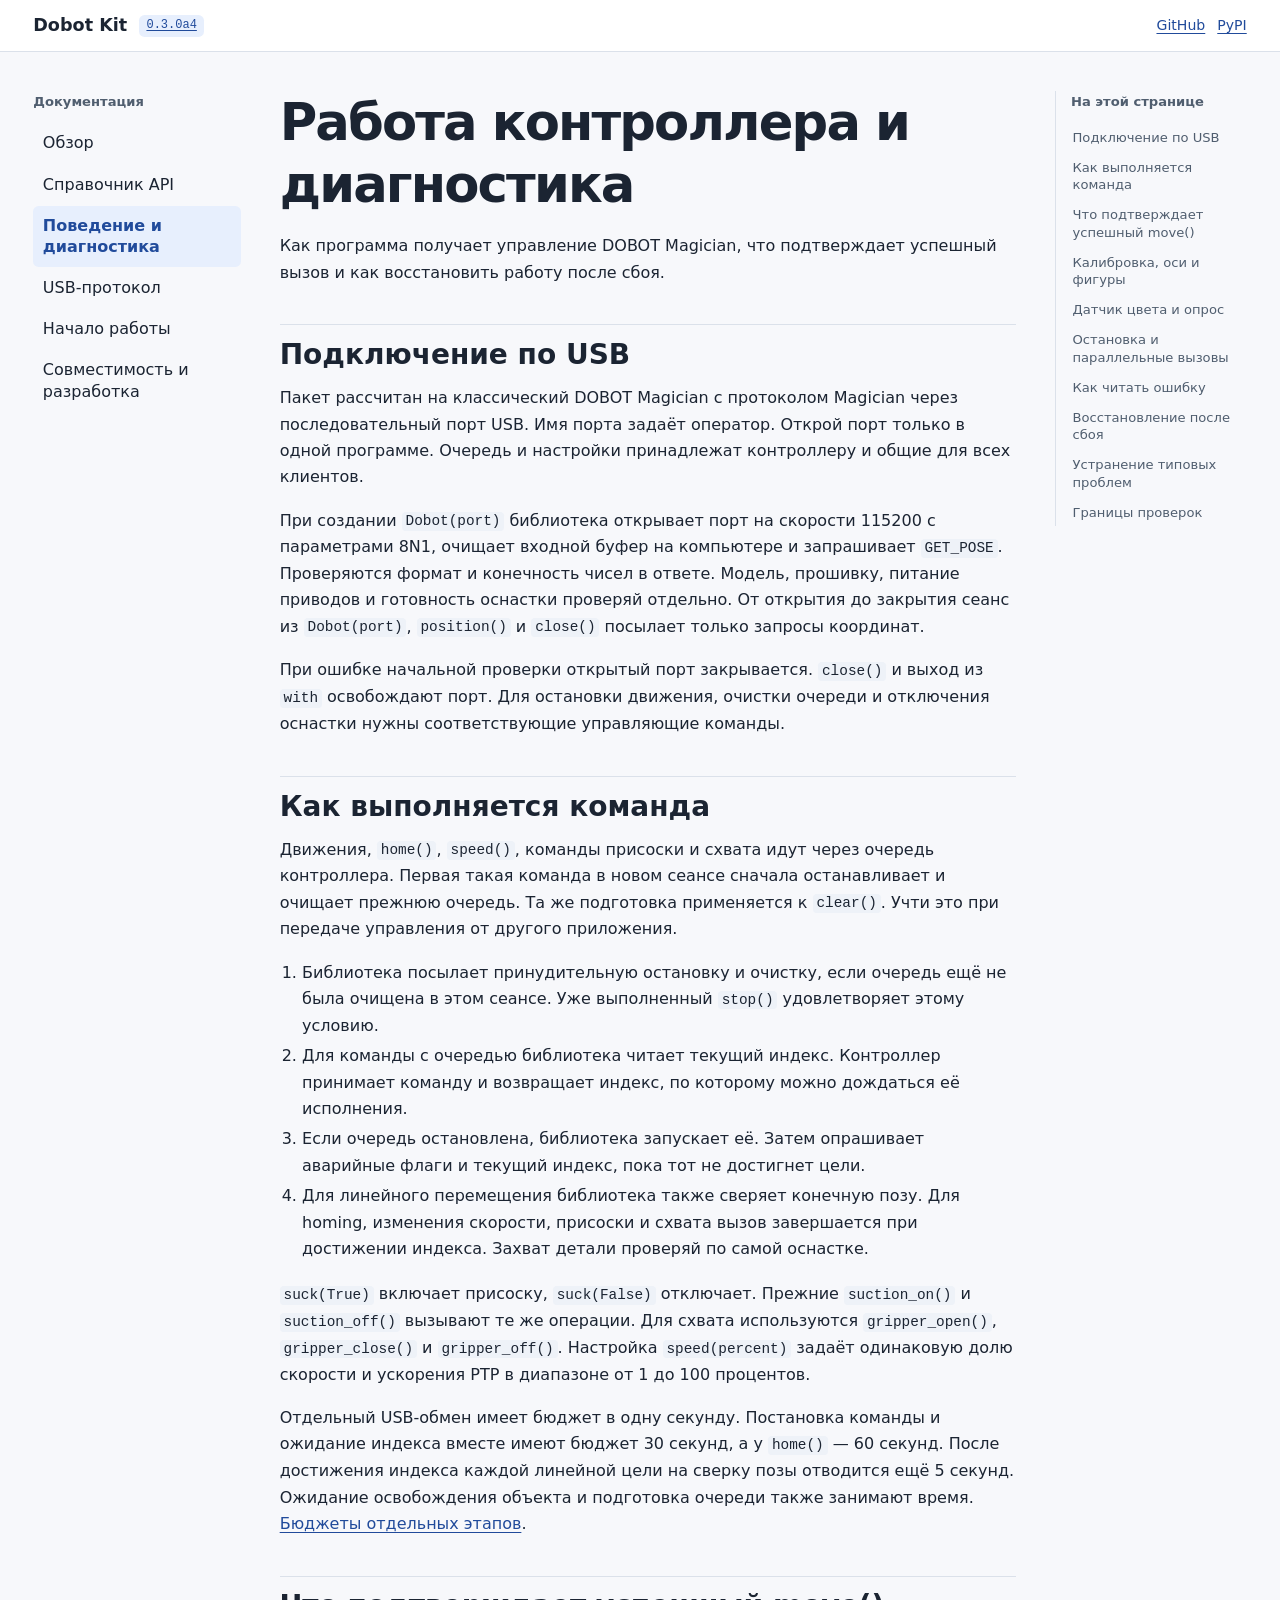
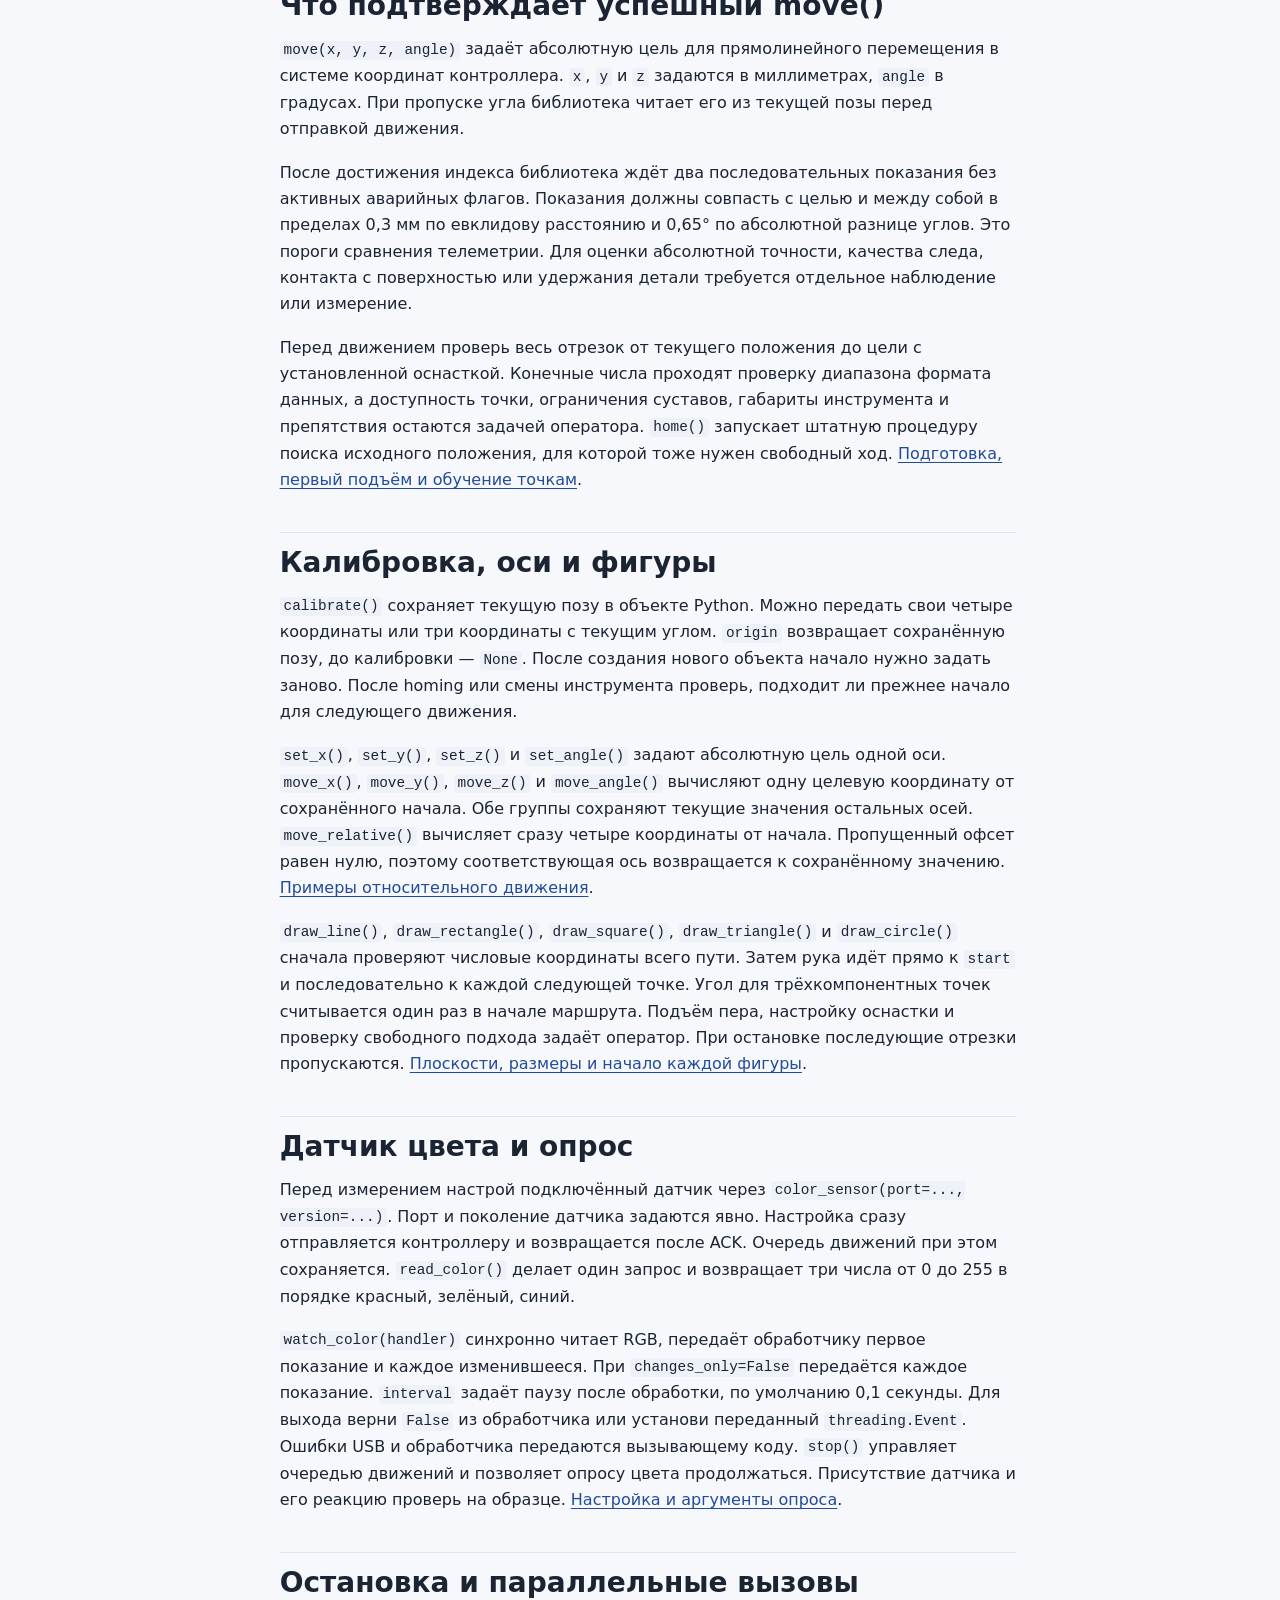
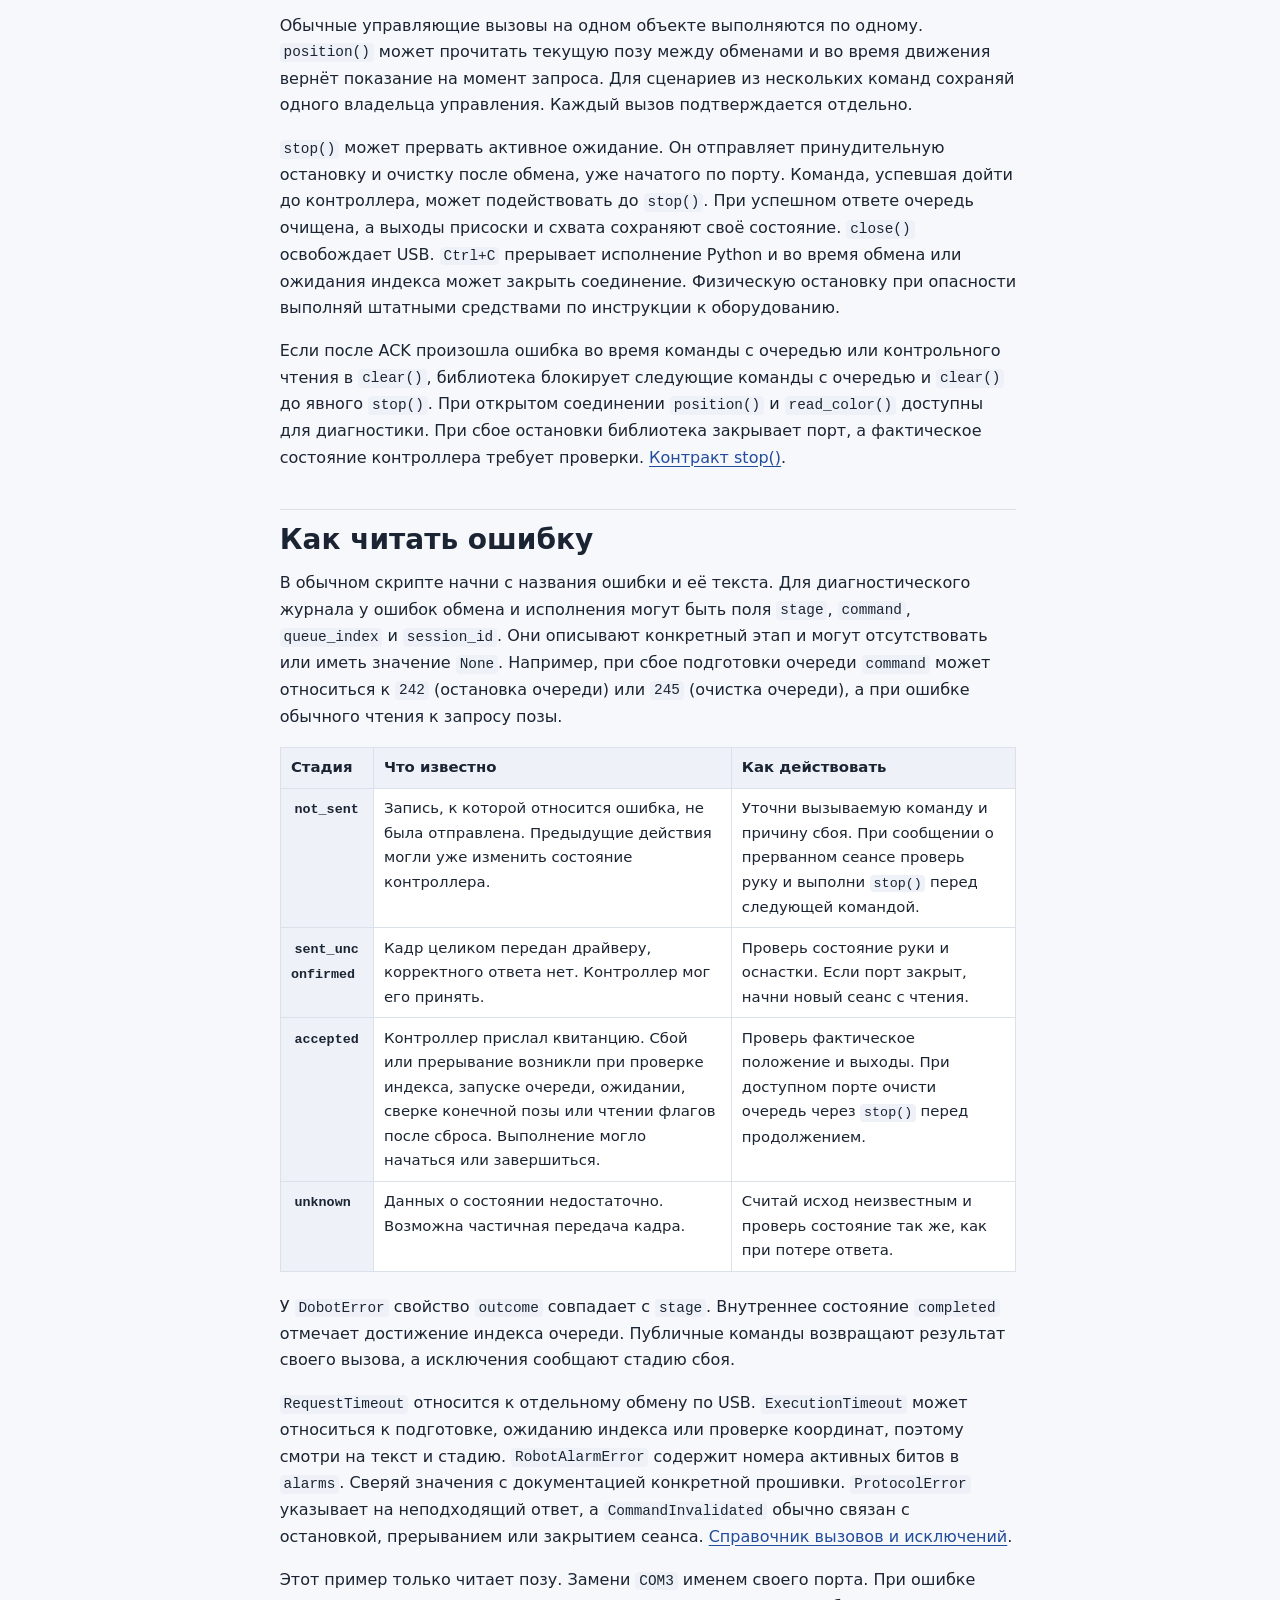
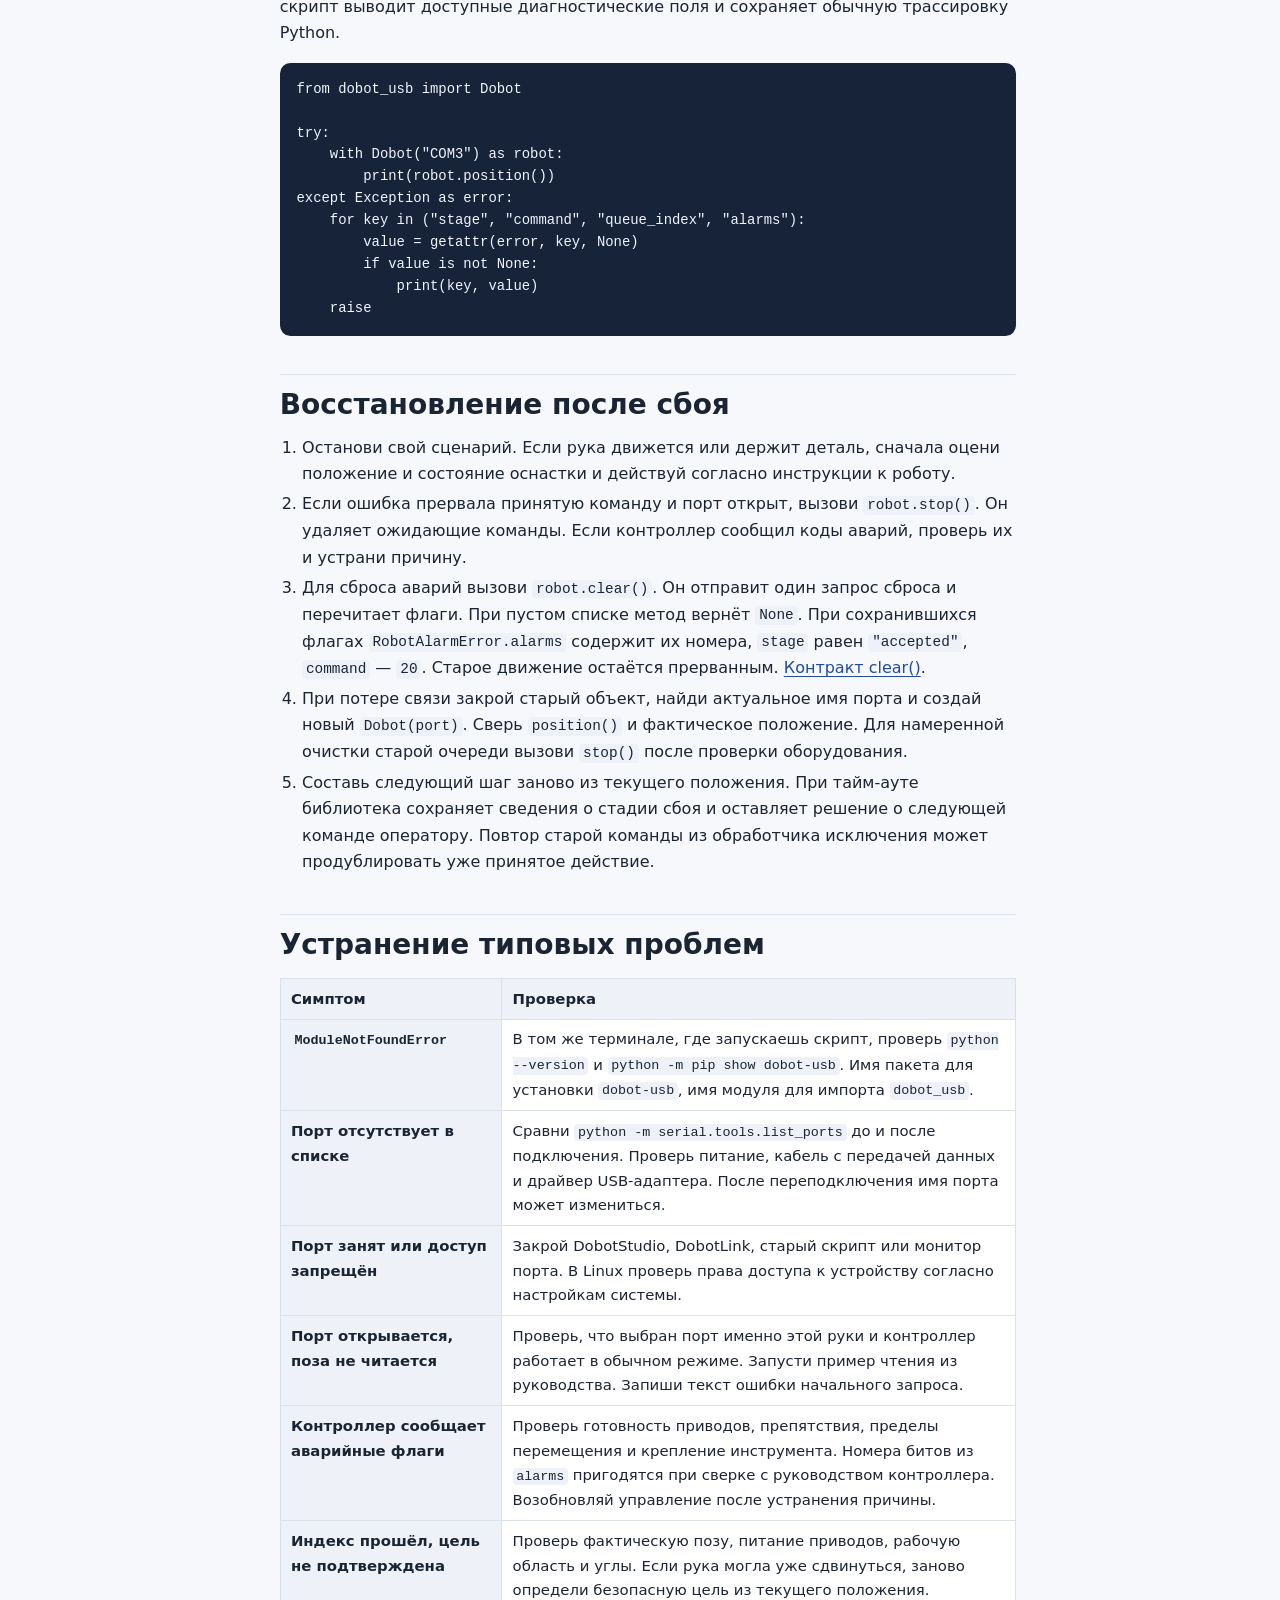
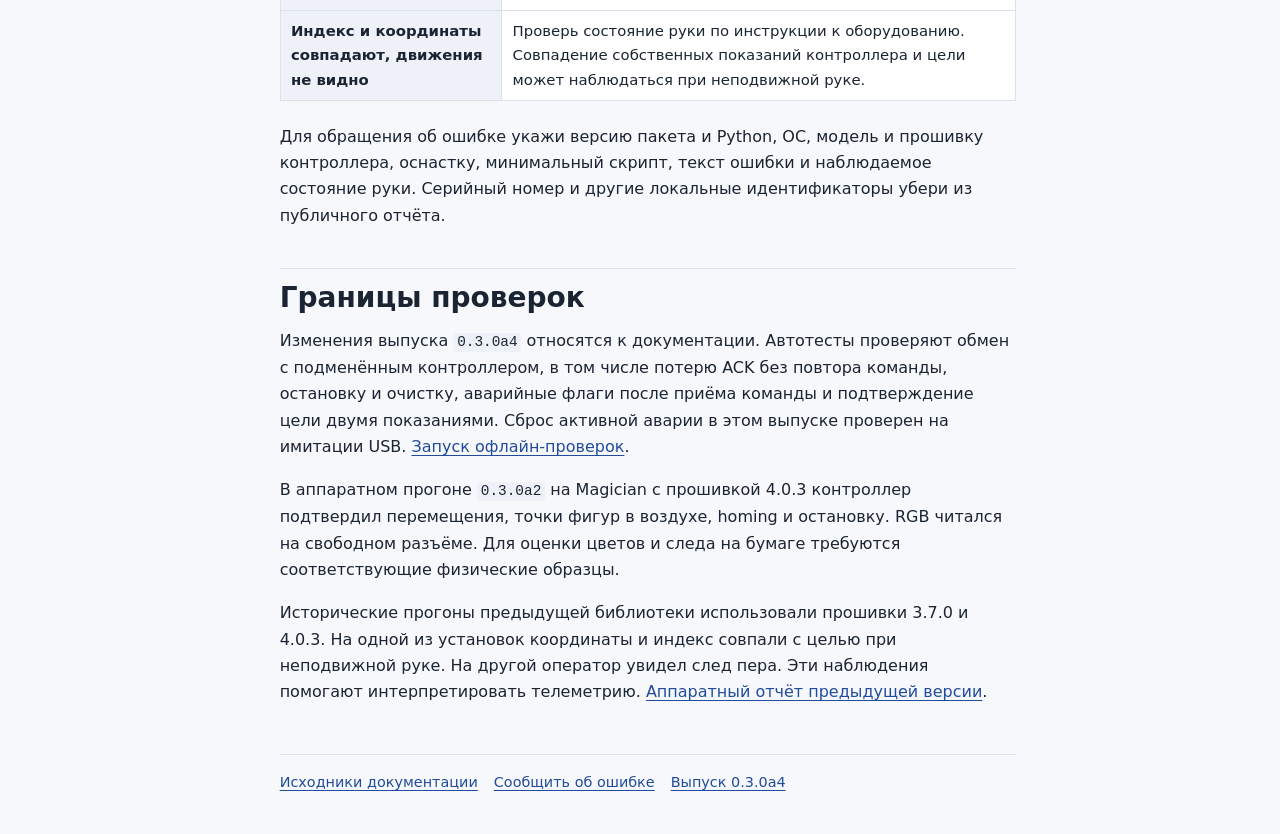
<file: docs/behavior.html>
<!doctype html>
<html lang="ru">
<head>
  <meta charset="utf-8">
  <meta name="viewport" content="width=device-width, initial-scale=1">
  <meta name="description" content="Поведение и диагностика Dobot Kit 0.3.0a4 для классического DOBOT Magician">
  <title>Поведение и диагностика | Dobot Kit</title>
  <link rel="stylesheet" href="assets/site.css">
</head>
<body>
<a class="skip-link" href="#main">К содержанию</a>
<header class="site-header">
  <div class="header-inner">
    <div class="identity">
      <a class="brand" href="index.html">Dobot Kit</a>
      <a class="version" href="development.html#releases">0.3.0a4</a>
    </div>
    <nav class="header-links" aria-label="Исходники и пакет">
      <a href="https://github.com/art9762/dobot-kit">GitHub</a>
      <a href="https://pypi.org/project/dobot-usb/0.3.0a4/">PyPI</a>
    </nav>
  </div>
</header>
<div class="layout">
  <nav class="site-nav" aria-label="Разделы документации">
    <p class="nav-name">Документация</p>
    <ul>
      <li><a href="index.html">Обзор</a></li>
      <li><a href="api.html">Справочник API</a></li>
      <li><a href="behavior.html" aria-current="page">Поведение и диагностика</a></li>
      <li><a href="protocol.html">USB-протокол</a></li>
      <li><a href="guide.html">Начало работы</a></li>
      <li><a href="development.html">Совместимость и разработка</a></li>
    </ul>
  </nav>
  <main id="main" tabindex="-1">
    <details class="small-nav">
      <summary>Разделы документации</summary>
      <nav aria-label="Разделы документации"><ul>
      <li><a href="index.html">Обзор</a></li>
      <li><a href="api.html">Справочник API</a></li>
      <li><a href="behavior.html" aria-current="page">Поведение и диагностика</a></li>
      <li><a href="protocol.html">USB-протокол</a></li>
      <li><a href="guide.html">Начало работы</a></li>
      <li><a href="development.html">Совместимость и разработка</a></li>
      </ul></nav>
    </details>
    <details class="small-contents">
      <summary>На этой странице</summary>
      <nav aria-label="Содержание страницы"><ul>
      <li class="h2"><a href="#connection">Подключение по USB</a></li>
      <li class="h2"><a href="#queue">Как выполняется команда</a></li>
      <li class="h2"><a href="#position">Что подтверждает успешный move()</a></li>
      <li class="h2"><a href="#paths">Калибровка, оси и фигуры</a></li>
      <li class="h2"><a href="#color">Датчик цвета и опрос</a></li>
      <li class="h2"><a href="#interrupt">Остановка и параллельные вызовы</a></li>
      <li class="h2"><a href="#errors">Как читать ошибку</a></li>
      <li class="h2"><a href="#recovery">Восстановление после сбоя</a></li>
      <li class="h2"><a href="#troubleshooting">Устранение типовых проблем</a></li>
      <li class="h2"><a href="#verification">Границы проверок</a></li>
      </ul></nav>
    </details>
<article class="doc-content">
  <h1>Работа контроллера и диагностика</h1>
  <p>Как программа получает управление DOBOT Magician, что подтверждает успешный вызов и как восстановить работу после сбоя.</p>

  <h2 id="connection">Подключение по USB</h2>
  <p>Пакет рассчитан на классический DOBOT Magician с протоколом Magician через последовательный порт USB. Имя порта задаёт оператор. Открой порт только в одной программе. Очередь и настройки принадлежат контроллеру и общие для всех клиентов.</p>
  <p>При создании <code>Dobot(port)</code> библиотека открывает порт на скорости 115200 с параметрами 8N1, очищает входной буфер на компьютере и запрашивает <code>GET_POSE</code>. Проверяются формат и конечность чисел в ответе. Модель, прошивку, питание приводов и готовность оснастки проверяй отдельно. От открытия до закрытия сеанс из <code>Dobot(port)</code>, <code>position()</code> и <code>close()</code> посылает только запросы координат.</p>
  <p>При ошибке начальной проверки открытый порт закрывается. <code>close()</code> и выход из <code>with</code> освобождают порт. Для остановки движения, очистки очереди и отключения оснастки нужны соответствующие управляющие команды.</p>

  <h2 id="queue">Как выполняется команда</h2>
  <p>Движения, <code>home()</code>, <code>speed()</code>, команды присоски и схвата идут через очередь контроллера. Первая такая команда в новом сеансе сначала останавливает и очищает прежнюю очередь. Та же подготовка применяется к <code>clear()</code>. Учти это при передаче управления от другого приложения.</p>
  <ol>
    <li>Библиотека посылает принудительную остановку и очистку, если очередь ещё не была очищена в этом сеансе. Уже выполненный <code>stop()</code> удовлетворяет этому условию.</li>
    <li>Для команды с очередью библиотека читает текущий индекс. Контроллер принимает команду и возвращает индекс, по которому можно дождаться её исполнения.</li>
    <li>Если очередь остановлена, библиотека запускает её. Затем опрашивает аварийные флаги и текущий индекс, пока тот не достигнет цели.</li>
    <li>Для линейного перемещения библиотека также сверяет конечную позу. Для homing, изменения скорости, присоски и схвата вызов завершается при достижении индекса. Захват детали проверяй по самой оснастке.</li>
  </ol>
  <p><code>suck(True)</code> включает присоску, <code>suck(False)</code> отключает. Прежние <code>suction_on()</code> и <code>suction_off()</code> вызывают те же операции. Для схвата используются <code>gripper_open()</code>, <code>gripper_close()</code> и <code>gripper_off()</code>. Настройка <code>speed(percent)</code> задаёт одинаковую долю скорости и ускорения PTP в диапазоне от 1 до 100 процентов.</p>
  <p>Отдельный USB-обмен имеет бюджет в одну секунду. Постановка команды и ожидание индекса вместе имеют бюджет 30 секунд, а у <code>home()</code> — 60 секунд. После достижения индекса каждой линейной цели на сверку позы отводится ещё 5 секунд. Ожидание освобождения объекта и подготовка очереди также занимают время. <a href="protocol.html#deadlines">Бюджеты отдельных этапов</a>.</p>

  <h2 id="position">Что подтверждает успешный move()</h2>
  <p><code>move(x, y, z, angle)</code> задаёт абсолютную цель для прямолинейного перемещения в системе координат контроллера. <code>x</code>, <code>y</code> и <code>z</code> задаются в миллиметрах, <code>angle</code> в градусах. При пропуске угла библиотека читает его из текущей позы перед отправкой движения.</p>
  <p>После достижения индекса библиотека ждёт два последовательных показания без активных аварийных флагов. Показания должны совпасть с целью и между собой в пределах 0,3 мм по евклидову расстоянию и 0,65° по абсолютной разнице углов. Это пороги сравнения телеметрии. Для оценки абсолютной точности, качества следа, контакта с поверхностью или удержания детали требуется отдельное наблюдение или измерение.</p>
  <p>Перед движением проверь весь отрезок от текущего положения до цели с установленной оснасткой. Конечные числа проходят проверку диапазона формата данных, а доступность точки, ограничения суставов, габариты инструмента и препятствия остаются задачей оператора. <code>home()</code> запускает штатную процедуру поиска исходного положения, для которой тоже нужен свободный ход. <a href="guide.html">Подготовка, первый подъём и обучение точкам</a>.</p>

  <h2 id="paths">Калибровка, оси и фигуры</h2>
  <p><code>calibrate()</code> сохраняет текущую позу в объекте Python. Можно передать свои четыре координаты или три координаты с текущим углом. <code>origin</code> возвращает сохранённую позу, до калибровки — <code>None</code>. После создания нового объекта начало нужно задать заново. После homing или смены инструмента проверь, подходит ли прежнее начало для следующего движения.</p>
  <p><code>set_x()</code>, <code>set_y()</code>, <code>set_z()</code> и <code>set_angle()</code> задают абсолютную цель одной оси. <code>move_x()</code>, <code>move_y()</code>, <code>move_z()</code> и <code>move_angle()</code> вычисляют одну целевую координату от сохранённого начала. Обе группы сохраняют текущие значения остальных осей. <code>move_relative()</code> вычисляет сразу четыре координаты от начала. Пропущенный офсет равен нулю, поэтому соответствующая ось возвращается к сохранённому значению. <a href="api.html#relative">Примеры относительного движения</a>.</p>
  <p><code>draw_line()</code>, <code>draw_rectangle()</code>, <code>draw_square()</code>, <code>draw_triangle()</code> и <code>draw_circle()</code> сначала проверяют числовые координаты всего пути. Затем рука идёт прямо к <code>start</code> и последовательно к каждой следующей точке. Угол для трёхкомпонентных точек считывается один раз в начале маршрута. Подъём пера, настройку оснастки и проверку свободного подхода задаёт оператор. При остановке последующие отрезки пропускаются. <a href="api.html#drawing">Плоскости, размеры и начало каждой фигуры</a>.</p>

  <h2 id="color">Датчик цвета и опрос</h2>
  <p>Перед измерением настрой подключённый датчик через <code>color_sensor(port=..., version=...)</code>. Порт и поколение датчика задаются явно. Настройка сразу отправляется контроллеру и возвращается после ACK. Очередь движений при этом сохраняется. <code>read_color()</code> делает один запрос и возвращает три числа от 0 до 255 в порядке красный, зелёный, синий.</p>
  <p><code>watch_color(handler)</code> синхронно читает RGB, передаёт обработчику первое показание и каждое изменившееся. При <code>changes_only=False</code> передаётся каждое показание. <code>interval</code> задаёт паузу после обработки, по умолчанию 0,1 секунды. Для выхода верни <code>False</code> из обработчика или установи переданный <code>threading.Event</code>. Ошибки USB и обработчика передаются вызывающему коду. <code>stop()</code> управляет очередью движений и позволяет опросу цвета продолжаться. Присутствие датчика и его реакцию проверь на образце. <a href="api.html#color">Настройка и аргументы опроса</a>.</p>

  <h2 id="interrupt">Остановка и параллельные вызовы</h2>
  <p>Обычные управляющие вызовы на одном объекте выполняются по одному. <code>position()</code> может прочитать текущую позу между обменами и во время движения вернёт показание на момент запроса. Для сценариев из нескольких команд сохраняй одного владельца управления. Каждый вызов подтверждается отдельно.</p>
  <p><code>stop()</code> может прервать активное ожидание. Он отправляет принудительную остановку и очистку после обмена, уже начатого по порту. Команда, успевшая дойти до контроллера, может подействовать до <code>stop()</code>. При успешном ответе очередь очищена, а выходы присоски и схвата сохраняют своё состояние. <code>close()</code> освобождает USB. <code>Ctrl+C</code> прерывает исполнение Python и во время обмена или ожидания индекса может закрыть соединение. Физическую остановку при опасности выполняй штатными средствами по инструкции к оборудованию.</p>
  <p>Если после ACK произошла ошибка во время команды с очередью или контрольного чтения в <code>clear()</code>, библиотека блокирует следующие команды с очередью и <code>clear()</code> до явного <code>stop()</code>. При открытом соединении <code>position()</code> и <code>read_color()</code> доступны для диагностики. При сбое остановки библиотека закрывает порт, а фактическое состояние контроллера требует проверки. <a href="api.html#stop">Контракт stop()</a>.</p>

  <h2 id="errors">Как читать ошибку</h2>
  <p>В обычном скрипте начни с названия ошибки и её текста. Для диагностического журнала у ошибок обмена и исполнения могут быть поля <code>stage</code>, <code>command</code>, <code>queue_index</code> и <code>session_id</code>. Они описывают конкретный этап и могут отсутствовать или иметь значение <code>None</code>. Например, при сбое подготовки очереди <code>command</code> может относиться к <code>242</code> (остановка очереди) или <code>245</code> (очистка очереди), а при ошибке обычного чтения к запросу позы.</p>
  <div class="table-wrap">
    <table>
      <thead>
        <tr><th scope="col">Стадия</th><th scope="col">Что известно</th><th scope="col">Как действовать</th></tr>
      </thead>
      <tbody>
        <tr><th scope="row"><code>not_sent</code></th><td>Запись, к которой относится ошибка, не была отправлена. Предыдущие действия могли уже изменить состояние контроллера.</td><td>Уточни вызываемую команду и причину сбоя. При сообщении о прерванном сеансе проверь руку и выполни <code>stop()</code> перед следующей командой.</td></tr>
        <tr><th scope="row"><code>sent_unconfirmed</code></th><td>Кадр целиком передан драйверу, корректного ответа нет. Контроллер мог его принять.</td><td>Проверь состояние руки и оснастки. Если порт закрыт, начни новый сеанс с чтения.</td></tr>
        <tr><th scope="row"><code>accepted</code></th><td>Контроллер прислал квитанцию. Сбой или прерывание возникли при проверке индекса, запуске очереди, ожидании, сверке конечной позы или чтении флагов после сброса. Выполнение могло начаться или завершиться.</td><td>Проверь фактическое положение и выходы. При доступном порте очисти очередь через <code>stop()</code> перед продолжением.</td></tr>
        <tr><th scope="row"><code>unknown</code></th><td>Данных о состоянии недостаточно. Возможна частичная передача кадра.</td><td>Считай исход неизвестным и проверь состояние так же, как при потере ответа.</td></tr>
      </tbody>
    </table>
  </div>
  <p>У <code>DobotError</code> свойство <code>outcome</code> совпадает с <code>stage</code>. Внутреннее состояние <code>completed</code> отмечает достижение индекса очереди. Публичные команды возвращают результат своего вызова, а исключения сообщают стадию сбоя.</p>
  <p><code>RequestTimeout</code> относится к отдельному обмену по USB. <code>ExecutionTimeout</code> может относиться к подготовке, ожиданию индекса или проверке координат, поэтому смотри на текст и стадию. <code>RobotAlarmError</code> содержит номера активных битов в <code>alarms</code>. Сверяй значения с документацией конкретной прошивки. <code>ProtocolError</code> указывает на неподходящий ответ, а <code>CommandInvalidated</code> обычно связан с остановкой, прерыванием или закрытием сеанса. <a href="api.html">Справочник вызовов и исключений</a>.</p>
  <p>Этот пример только читает позу. Замени <code>COM3</code> именем своего порта. При ошибке скрипт выводит доступные диагностические поля и сохраняет обычную трассировку Python.</p>
  <pre data-language="python"><code>from dobot_usb import Dobot

try:
    with Dobot("COM3") as robot:
        print(robot.position())
except Exception as error:
    for key in ("stage", "command", "queue_index", "alarms"):
        value = getattr(error, key, None)
        if value is not None:
            print(key, value)
    raise</code></pre>

  <h2 id="recovery">Восстановление после сбоя</h2>
  <ol>
    <li>Останови свой сценарий. Если рука движется или держит деталь, сначала оцени положение и состояние оснастки и действуй согласно инструкции к роботу.</li>
    <li>Если ошибка прервала принятую команду и порт открыт, вызови <code>robot.stop()</code>. Он удаляет ожидающие команды. Если контроллер сообщил коды аварий, проверь их и устрани причину.</li>
    <li>Для сброса аварий вызови <code>robot.clear()</code>. Он отправит один запрос сброса и перечитает флаги. При пустом списке метод вернёт <code>None</code>. При сохранившихся флагах <code>RobotAlarmError.alarms</code> содержит их номера, <code>stage</code> равен <code>"accepted"</code>, <code>command</code> — <code>20</code>. Старое движение остаётся прерванным. <a href="api.html#clear">Контракт clear()</a>.</li>
    <li>При потере связи закрой старый объект, найди актуальное имя порта и создай новый <code>Dobot(port)</code>. Сверь <code>position()</code> и фактическое положение. Для намеренной очистки старой очереди вызови <code>stop()</code> после проверки оборудования.</li>
    <li>Составь следующий шаг заново из текущего положения. При тайм-ауте библиотека сохраняет сведения о стадии сбоя и оставляет решение о следующей команде оператору. Повтор старой команды из обработчика исключения может продублировать уже принятое действие.</li>
  </ol>

  <h2 id="troubleshooting">Устранение типовых проблем</h2>
  <div class="table-wrap">
    <table>
      <thead>
        <tr><th scope="col">Симптом</th><th scope="col">Проверка</th></tr>
      </thead>
      <tbody>
        <tr><th scope="row"><code>ModuleNotFoundError</code></th><td>В том же терминале, где запускаешь скрипт, проверь <code>python --version</code> и <code>python -m pip show dobot-usb</code>. Имя пакета для установки <code>dobot-usb</code>, имя модуля для импорта <code>dobot_usb</code>.</td></tr>
        <tr><th scope="row">Порт отсутствует в списке</th><td>Сравни <code>python -m serial.tools.list_ports</code> до и после подключения. Проверь питание, кабель с передачей данных и драйвер USB-адаптера. После переподключения имя порта может измениться.</td></tr>
        <tr><th scope="row">Порт занят или доступ запрещён</th><td>Закрой DobotStudio, DobotLink, старый скрипт или монитор порта. В Linux проверь права доступа к устройству согласно настройкам системы.</td></tr>
        <tr><th scope="row">Порт открывается, поза не читается</th><td>Проверь, что выбран порт именно этой руки и контроллер работает в обычном режиме. Запусти пример чтения из руководства. Запиши текст ошибки начального запроса.</td></tr>
        <tr><th scope="row">Контроллер сообщает аварийные флаги</th><td>Проверь готовность приводов, препятствия, пределы перемещения и крепление инструмента. Номера битов из <code>alarms</code> пригодятся при сверке с руководством контроллера. Возобновляй управление после устранения причины.</td></tr>
        <tr><th scope="row">Индекс прошёл, цель не подтверждена</th><td>Проверь фактическую позу, питание приводов, рабочую область и углы. Если рука могла уже сдвинуться, заново определи безопасную цель из текущего положения.</td></tr>
        <tr><th scope="row">Индекс и координаты совпадают, движения не видно</th><td>Проверь состояние руки по инструкции к оборудованию. Совпадение собственных показаний контроллера и цели может наблюдаться при неподвижной руке.</td></tr>
      </tbody>
    </table>
  </div>
  <p>Для обращения об ошибке укажи версию пакета и Python, ОС, модель и прошивку контроллера, оснастку, минимальный скрипт, текст ошибки и наблюдаемое состояние руки. Серийный номер и другие локальные идентификаторы убери из публичного отчёта.</p>

  <h2 id="verification">Границы проверок</h2>
  <p>Изменения выпуска <code>0.3.0a4</code> относятся к документации. Автотесты проверяют обмен с подменённым контроллером, в том числе потерю ACK без повтора команды, остановку и очистку, аварийные флаги после приёма команды и подтверждение цели двумя показаниями. Сброс активной аварии в этом выпуске проверен на имитации USB. <a href="development.html">Запуск офлайн-проверок</a>.</p>
  <p>В аппаратном прогоне <code>0.3.0a2</code> на Magician с прошивкой 4.0.3 контроллер подтвердил перемещения, точки фигур в воздухе, homing и остановку. RGB читался на свободном разъёме. Для оценки цветов и следа на бумаге требуются соответствующие физические образцы.</p>
  <p>Исторические прогоны предыдущей библиотеки использовали прошивки 3.7.0 и 4.0.3. На одной из установок координаты и индекс совпали с целью при неподвижной руке. На другой оператор увидел след пера. Эти наблюдения помогают интерпретировать телеметрию. <a href="https://github.com/art9762/dobot-kit/blob/f3d961430d3d903a1c9fb14df128770185968ace/docs/HARDWARE.md">Аппаратный отчёт предыдущей версии</a>.</p>
</article>
    <footer class="doc-footer">
      <a href="https://github.com/art9762/dobot-kit/tree/v0.3.0a4/docs">Исходники документации</a>
      <a href="https://github.com/art9762/dobot-kit/issues">Сообщить об ошибке</a>
      <a href="https://github.com/art9762/dobot-kit/releases/tag/v0.3.0a4">Выпуск 0.3.0a4</a>
    </footer>
  </main>
  <nav class="contents" aria-label="Содержание страницы">
    <p class="nav-name">На этой странице</p>
    <ul>
      <li class="h2"><a href="#connection">Подключение по USB</a></li>
      <li class="h2"><a href="#queue">Как выполняется команда</a></li>
      <li class="h2"><a href="#position">Что подтверждает успешный move()</a></li>
      <li class="h2"><a href="#paths">Калибровка, оси и фигуры</a></li>
      <li class="h2"><a href="#color">Датчик цвета и опрос</a></li>
      <li class="h2"><a href="#interrupt">Остановка и параллельные вызовы</a></li>
      <li class="h2"><a href="#errors">Как читать ошибку</a></li>
      <li class="h2"><a href="#recovery">Восстановление после сбоя</a></li>
      <li class="h2"><a href="#troubleshooting">Устранение типовых проблем</a></li>
      <li class="h2"><a href="#verification">Границы проверок</a></li>
    </ul>
  </nav>
</div>
</body>
</html>
</file>
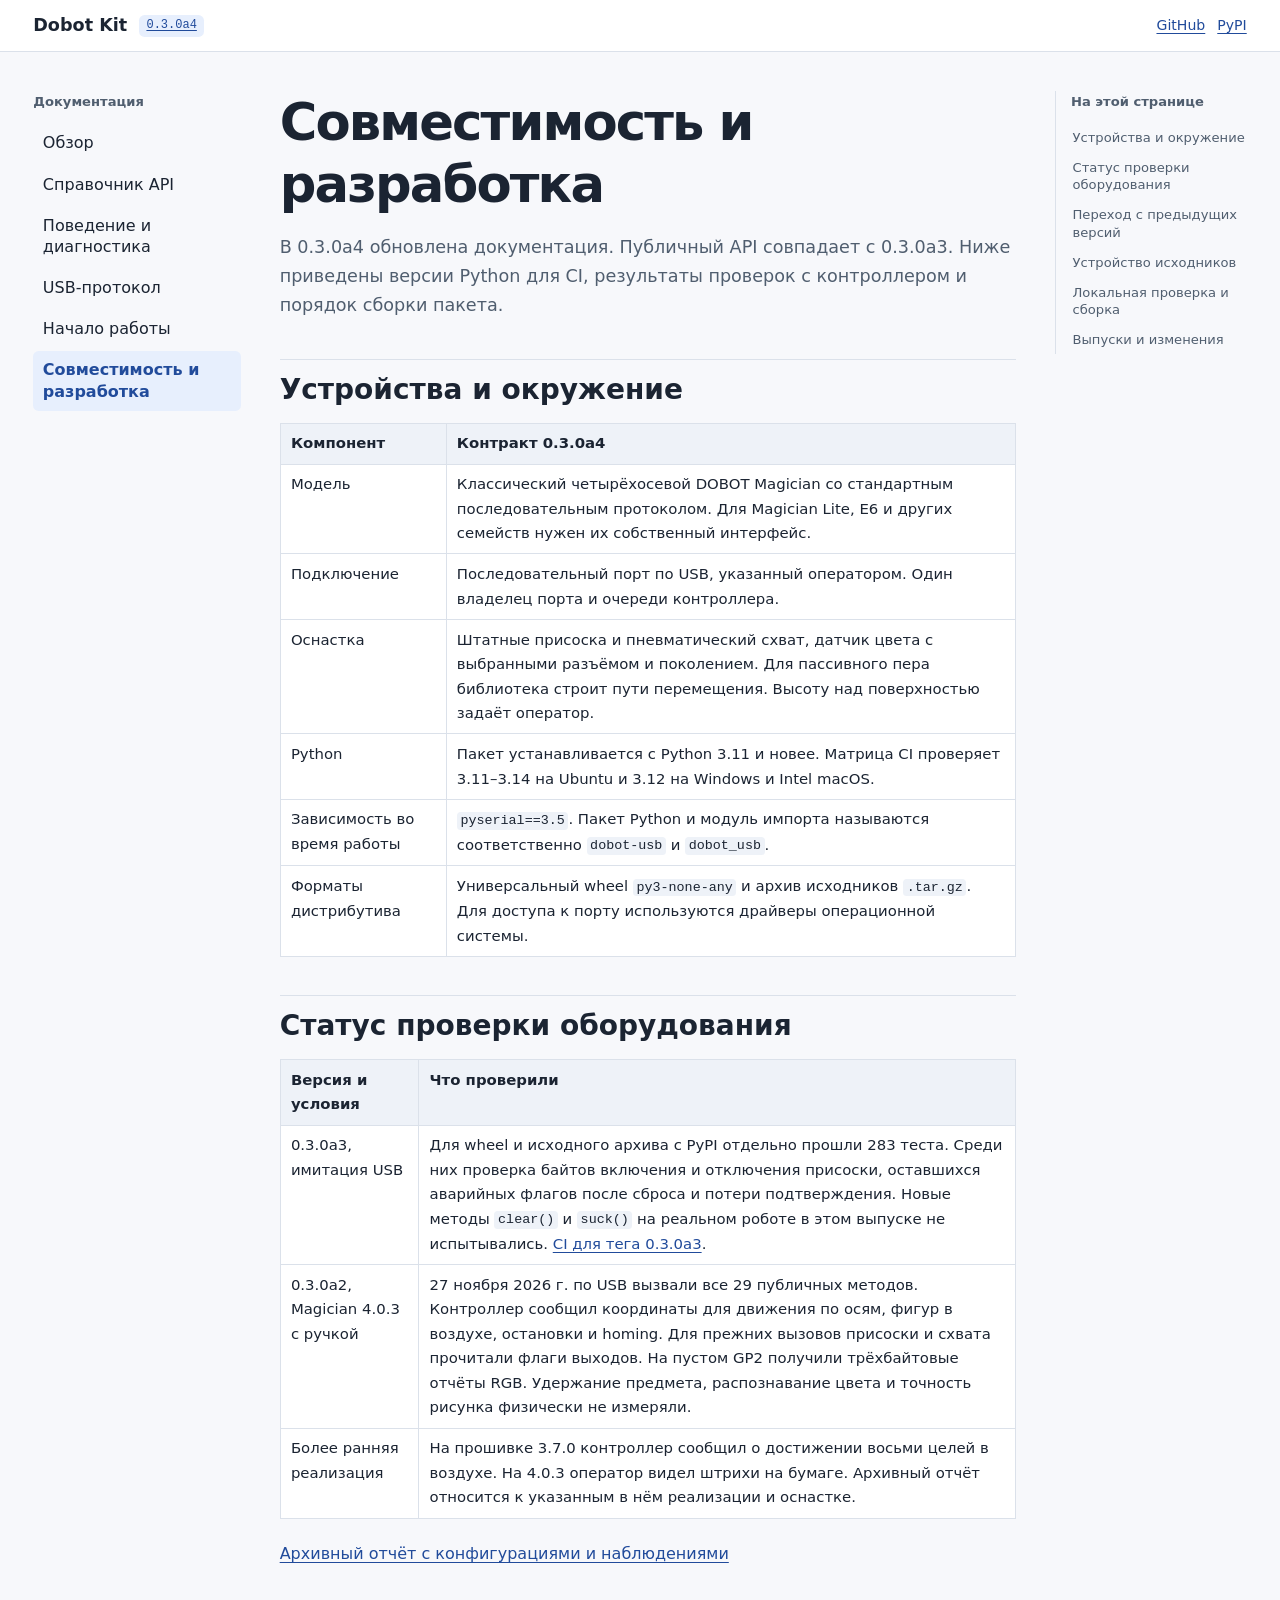
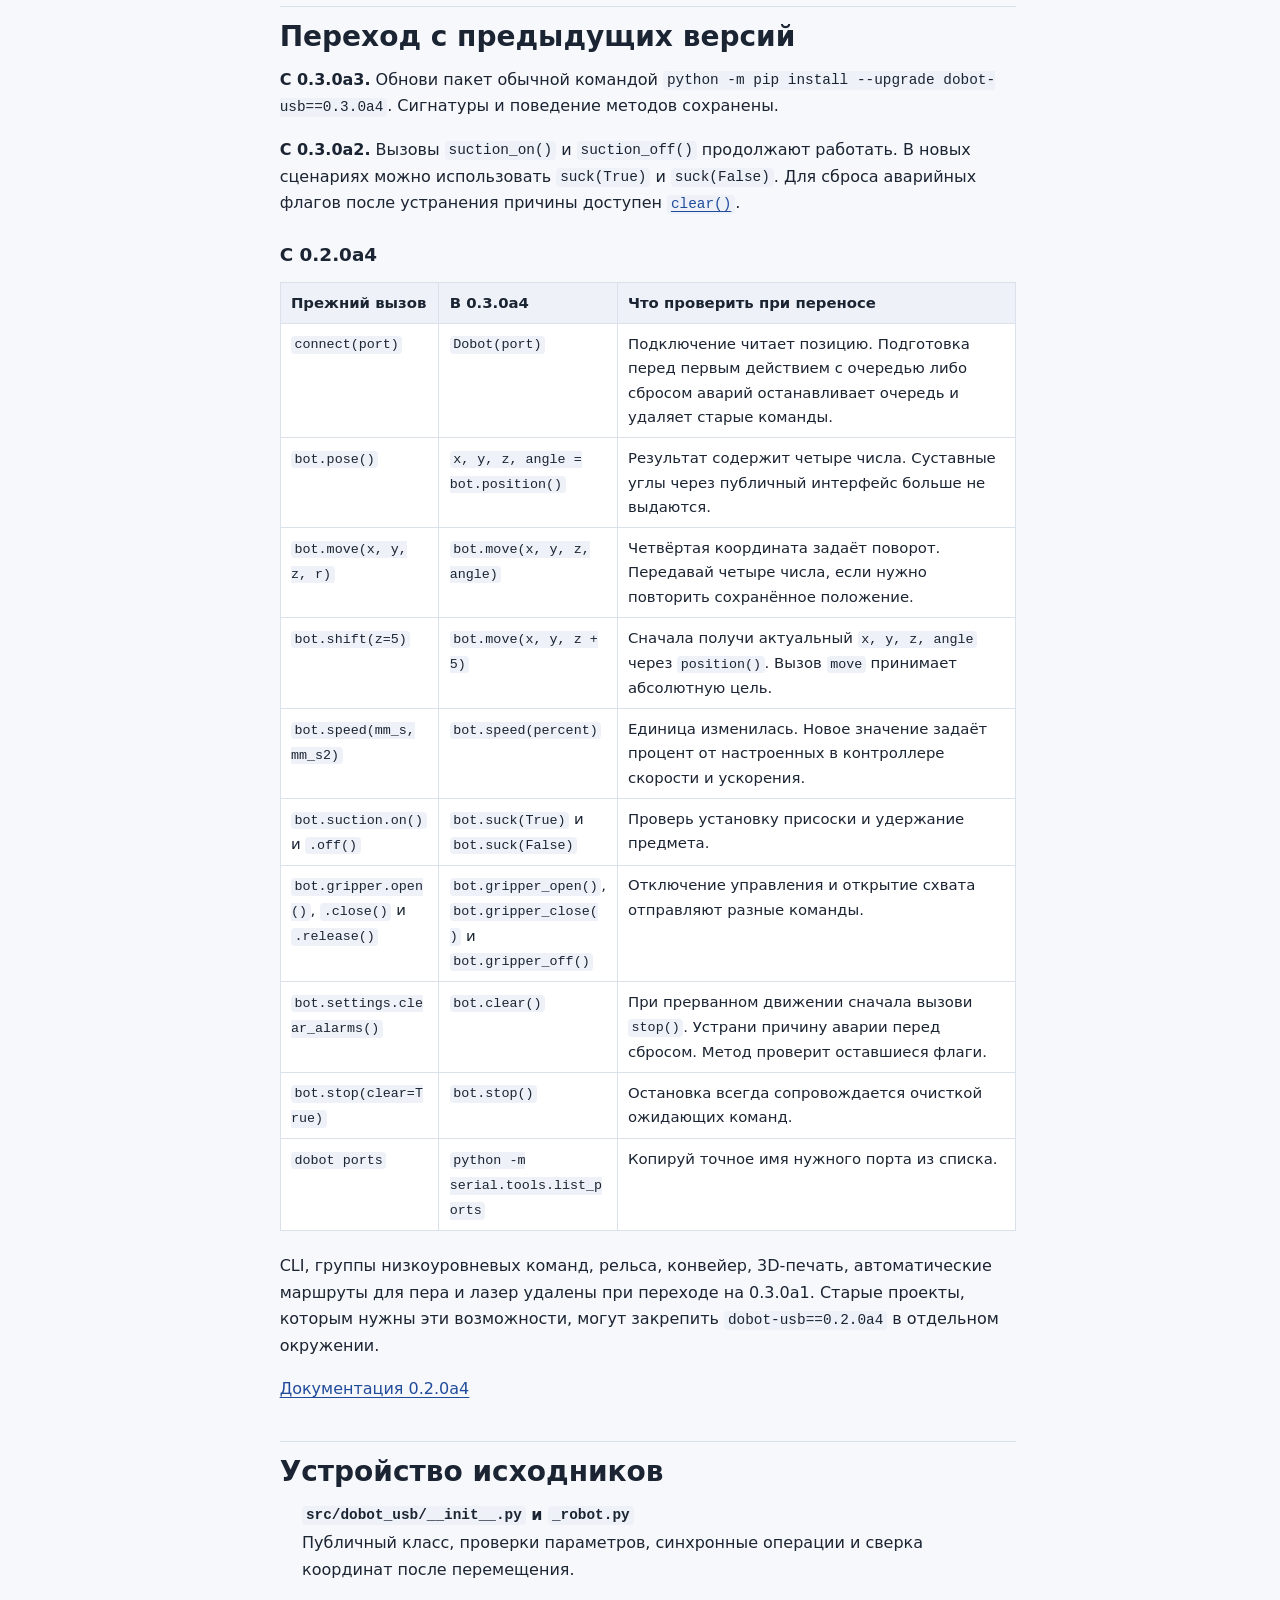
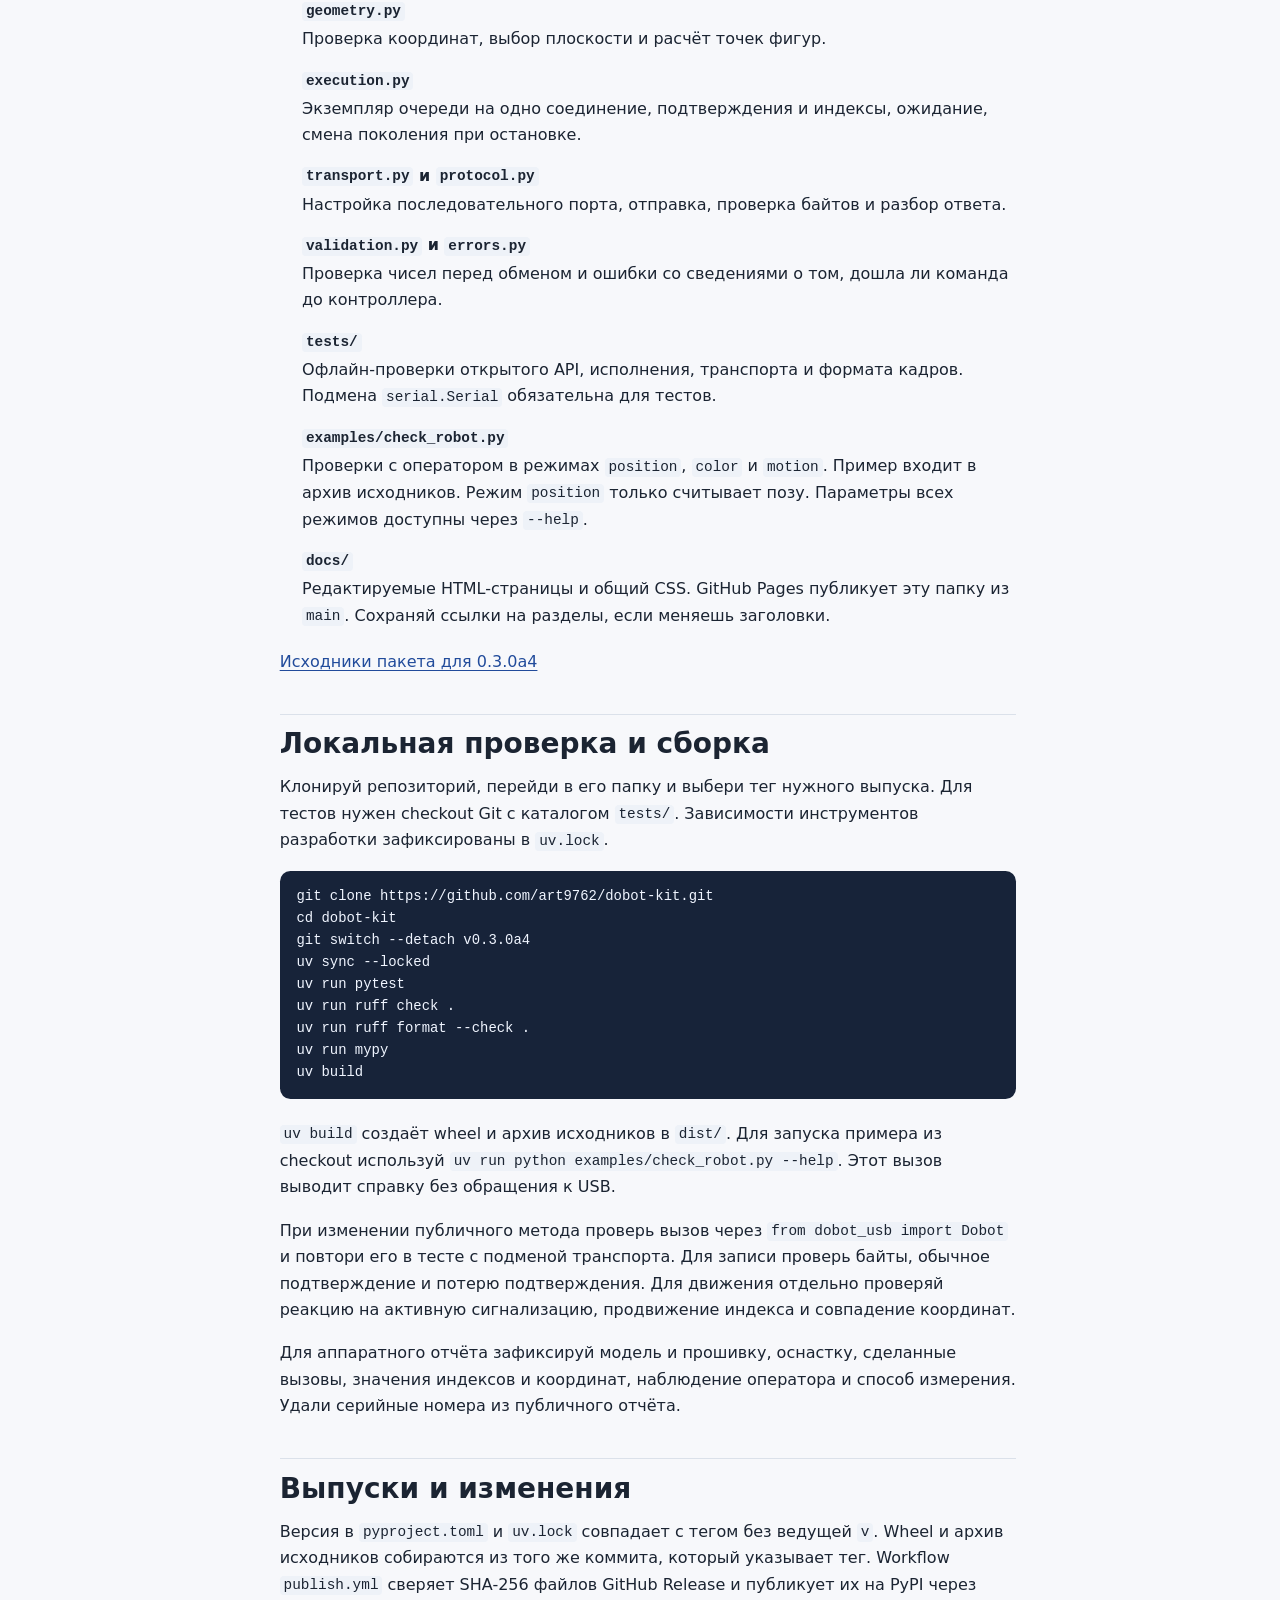
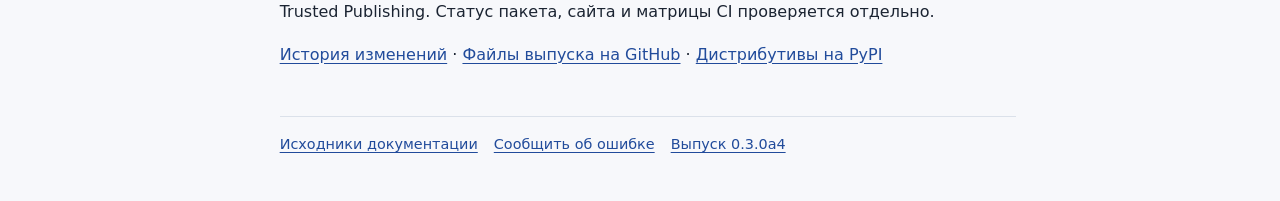
<file: docs/development.html>
<!doctype html>
<html lang="ru">
<head>
  <meta charset="utf-8">
  <meta name="viewport" content="width=device-width, initial-scale=1">
  <meta name="description" content="Совместимость и разработка Dobot Kit 0.3.0a4 для классического DOBOT Magician">
  <title>Совместимость и разработка | Dobot Kit</title>
  <link rel="stylesheet" href="assets/site.css">
</head>
<body>
<a class="skip-link" href="#main">К содержанию</a>
<header class="site-header">
  <div class="header-inner">
    <div class="identity">
      <a class="brand" href="index.html">Dobot Kit</a>
      <a class="version" href="development.html#releases">0.3.0a4</a>
    </div>
    <nav class="header-links" aria-label="Исходники и пакет">
      <a href="https://github.com/art9762/dobot-kit">GitHub</a>
      <a href="https://pypi.org/project/dobot-usb/0.3.0a4/">PyPI</a>
    </nav>
  </div>
</header>
<div class="layout">
  <nav class="site-nav" aria-label="Разделы документации">
    <p class="nav-name">Документация</p>
    <ul>
      <li><a href="index.html">Обзор</a></li>
      <li><a href="api.html">Справочник API</a></li>
      <li><a href="behavior.html">Поведение и диагностика</a></li>
      <li><a href="protocol.html">USB-протокол</a></li>
      <li><a href="guide.html">Начало работы</a></li>
      <li><a href="development.html" aria-current="page">Совместимость и разработка</a></li>
    </ul>
  </nav>
  <main id="main" tabindex="-1">
    <details class="small-nav">
      <summary>Разделы документации</summary>
      <nav aria-label="Разделы документации"><ul>
      <li><a href="index.html">Обзор</a></li>
      <li><a href="api.html">Справочник API</a></li>
      <li><a href="behavior.html">Поведение и диагностика</a></li>
      <li><a href="protocol.html">USB-протокол</a></li>
      <li><a href="guide.html">Начало работы</a></li>
      <li><a href="development.html" aria-current="page">Совместимость и разработка</a></li>
      </ul></nav>
    </details>
    <details class="small-contents">
      <summary>На этой странице</summary>
      <nav aria-label="Содержание страницы"><ul>
      <li class="h2"><a href="#compatibility">Устройства и окружение</a></li>
      <li class="h2"><a href="#verification">Статус проверки оборудования</a></li>
      <li class="h2"><a href="#migration">Переход с предыдущих версий</a></li>
      <li class="h2"><a href="#layout">Устройство исходников</a></li>
      <li class="h2"><a href="#tests">Локальная проверка и сборка</a></li>
      <li class="h2"><a href="#releases">Выпуски и изменения</a></li>
      </ul></nav>
    </details>
<article class="doc-content">
  <h1>Совместимость и разработка</h1>
  <p class="lead">В 0.3.0a4 обновлена документация. Публичный API совпадает с 0.3.0a3. Ниже приведены версии Python для CI, результаты проверок с контроллером и порядок сборки пакета.</p>

  <h2 id="compatibility">Устройства и окружение</h2>
  <div class="table-wrap"><table>
    <thead><tr><th scope="col">Компонент</th><th scope="col">Контракт 0.3.0a4</th></tr></thead>
    <tbody>
      <tr><td>Модель</td><td>Классический четырёхосевой DOBOT Magician со стандартным последовательным протоколом. Для Magician Lite, E6 и других семейств нужен их собственный интерфейс.</td></tr>
      <tr><td>Подключение</td><td>Последовательный порт по USB, указанный оператором. Один владелец порта и очереди контроллера.</td></tr>
      <tr><td>Оснастка</td><td>Штатные присоска и пневматический схват, датчик цвета с выбранными разъёмом и поколением. Для пассивного пера библиотека строит пути перемещения. Высоту над поверхностью задаёт оператор.</td></tr>
      <tr><td>Python</td><td>Пакет устанавливается с Python 3.11 и новее. Матрица CI проверяет 3.11–3.14 на Ubuntu и 3.12 на Windows и Intel macOS.</td></tr>
      <tr><td>Зависимость во время работы</td><td><code>pyserial==3.5</code>. Пакет Python и модуль импорта называются соответственно <code>dobot-usb</code> и <code>dobot_usb</code>.</td></tr>
      <tr><td>Форматы дистрибутива</td><td>Универсальный wheel <code>py3-none-any</code> и архив исходников <code>.tar.gz</code>. Для доступа к порту используются драйверы операционной системы.</td></tr>
    </tbody>
  </table></div>

  <h2 id="verification">Статус проверки оборудования</h2>
  <div class="table-wrap"><table>
    <thead><tr><th scope="col">Версия и условия</th><th scope="col">Что проверили</th></tr></thead>
    <tbody>
      <tr><td>0.3.0a3, имитация USB</td><td>Для wheel и исходного архива с PyPI отдельно прошли 283 теста. Среди них проверка байтов включения и отключения присоски, оставшихся аварийных флагов после сброса и потери подтверждения. Новые методы <code>clear()</code> и <code>suck()</code> на реальном роботе в этом выпуске не испытывались. <a href="https://github.com/art9762/dobot-kit/actions/runs/45989103442">CI для тега 0.3.0a3</a>.</td></tr>
      <tr><td>0.3.0a2, Magician 4.0.3 с ручкой</td><td>27 ноября 2026 г. по USB вызвали все 29 публичных методов. Контроллер сообщил координаты для движения по осям, фигур в воздухе, остановки и homing. Для прежних вызовов присоски и схвата прочитали флаги выходов. На пустом GP2 получили трёхбайтовые отчёты RGB. Удержание предмета, распознавание цвета и точность рисунка физически не измеряли.</td></tr>
      <tr><td>Более ранняя реализация</td><td>На прошивке 3.7.0 контроллер сообщил о достижении восьми целей в воздухе. На 4.0.3 оператор видел штрихи на бумаге. Архивный отчёт относится к указанным в нём реализации и оснастке.</td></tr>
    </tbody>
  </table></div>
  <p><a href="https://github.com/art9762/dobot-kit/blob/f3d961430d3d903a1c9fb14df128770185968ace/docs/HARDWARE.md">Архивный отчёт с конфигурациями и наблюдениями</a></p>

  <h2 id="migration">Переход с предыдущих версий</h2>
  <p><strong>С 0.3.0a3.</strong> Обнови пакет обычной командой <code>python -m pip install --upgrade dobot-usb==0.3.0a4</code>. Сигнатуры и поведение методов сохранены.</p>
  <p><strong>С 0.3.0a2.</strong> Вызовы <code>suction_on()</code> и <code>suction_off()</code> продолжают работать. В новых сценариях можно использовать <code>suck(True)</code> и <code>suck(False)</code>. Для сброса аварийных флагов после устранения причины доступен <a href="guide.html#recovery"><code>clear()</code></a>.</p>
  <h3>С 0.2.0a4</h3>
  <div class="table-wrap"><table>
    <thead><tr><th scope="col">Прежний вызов</th><th scope="col">В 0.3.0a4</th><th scope="col">Что проверить при переносе</th></tr></thead>
    <tbody>
      <tr><td><code>connect(port)</code></td><td><code>Dobot(port)</code></td><td>Подключение читает позицию. Подготовка перед первым действием с очередью либо сбросом аварий останавливает очередь и удаляет старые команды.</td></tr>
      <tr><td><code>bot.pose()</code></td><td><code>x, y, z, angle = bot.position()</code></td><td>Результат содержит четыре числа. Суставные углы через публичный интерфейс больше не выдаются.</td></tr>
      <tr><td><code>bot.move(x, y, z, r)</code></td><td><code>bot.move(x, y, z, angle)</code></td><td>Четвёртая координата задаёт поворот. Передавай четыре числа, если нужно повторить сохранённое положение.</td></tr>
      <tr><td><code>bot.shift(z=5)</code></td><td><code>bot.move(x, y, z + 5)</code></td><td>Сначала получи актуальный <code>x, y, z, angle</code> через <code>position()</code>. Вызов <code>move</code> принимает абсолютную цель.</td></tr>
      <tr><td><code>bot.speed(mm_s, mm_s2)</code></td><td><code>bot.speed(percent)</code></td><td>Единица изменилась. Новое значение задаёт процент от настроенных в контроллере скорости и ускорения.</td></tr>
      <tr><td><code>bot.suction.on()</code> и <code>.off()</code></td><td><code>bot.suck(True)</code> и <code>bot.suck(False)</code></td><td>Проверь установку присоски и удержание предмета.</td></tr>
      <tr><td><code>bot.gripper.open()</code>, <code>.close()</code> и <code>.release()</code></td><td><code>bot.gripper_open()</code>, <code>bot.gripper_close()</code> и <code>bot.gripper_off()</code></td><td>Отключение управления и открытие схвата отправляют разные команды.</td></tr>
      <tr><td><code>bot.settings.clear_alarms()</code></td><td><code>bot.clear()</code></td><td>При прерванном движении сначала вызови <code>stop()</code>. Устрани причину аварии перед сбросом. Метод проверит оставшиеся флаги.</td></tr>
      <tr><td><code>bot.stop(clear=True)</code></td><td><code>bot.stop()</code></td><td>Остановка всегда сопровождается очисткой ожидающих команд.</td></tr>
      <tr><td><code>dobot ports</code></td><td><code>python -m serial.tools.list_ports</code></td><td>Копируй точное имя нужного порта из списка.</td></tr>
    </tbody>
  </table></div>
  <p>CLI, группы низкоуровневых команд, рельса, конвейер, 3D-печать, автоматические маршруты для пера и лазер удалены при переходе на 0.3.0a1. Старые проекты, которым нужны эти возможности, могут закрепить <code>dobot-usb==0.2.0a4</code> в отдельном окружении.</p>
  <p><a href="https://github.com/art9762/dobot-kit/blob/v0.2.0a4/README.md">Документация 0.2.0a4</a></p>

  <h2 id="layout">Устройство исходников</h2>
  <dl>
    <dt><code>src/dobot_usb/__init__.py</code> и <code>_robot.py</code></dt><dd>Публичный класс, проверки параметров, синхронные операции и сверка координат после перемещения.</dd>
    <dt><code>geometry.py</code></dt><dd>Проверка координат, выбор плоскости и расчёт точек фигур.</dd>
    <dt><code>execution.py</code></dt><dd>Экземпляр очереди на одно соединение, подтверждения и индексы, ожидание, смена поколения при остановке.</dd>
    <dt><code>transport.py</code> и <code>protocol.py</code></dt><dd>Настройка последовательного порта, отправка, проверка байтов и разбор ответа.</dd>
    <dt><code>validation.py</code> и <code>errors.py</code></dt><dd>Проверка чисел перед обменом и ошибки со сведениями о том, дошла ли команда до контроллера.</dd>
    <dt><code>tests/</code></dt><dd>Офлайн-проверки открытого API, исполнения, транспорта и формата кадров. Подмена <code>serial.Serial</code> обязательна для тестов.</dd>
    <dt><code>examples/check_robot.py</code></dt><dd>Проверки с оператором в режимах <code>position</code>, <code>color</code> и <code>motion</code>. Пример входит в архив исходников. Режим <code>position</code> только считывает позу. Параметры всех режимов доступны через <code>--help</code>.</dd>
    <dt><code>docs/</code></dt><dd>Редактируемые HTML-страницы и общий CSS. GitHub Pages публикует эту папку из <code>main</code>. Сохраняй ссылки на разделы, если меняешь заголовки.</dd>
  </dl>
  <p><a href="https://github.com/art9762/dobot-kit/tree/v0.3.0a4/src/dobot_usb">Исходники пакета для 0.3.0a4</a></p>

  <h2 id="tests">Локальная проверка и сборка</h2>
  <p>Клонируй репозиторий, перейди в его папку и выбери тег нужного выпуска. Для тестов нужен checkout Git с каталогом <code>tests/</code>. Зависимости инструментов разработки зафиксированы в <code>uv.lock</code>.</p>
  <pre><code>git clone https://github.com/art9762/dobot-kit.git
cd dobot-kit
git switch --detach v0.3.0a4
uv sync --locked
uv run pytest
uv run ruff check .
uv run ruff format --check .
uv run mypy
uv build</code></pre>
  <p><code>uv build</code> создаёт wheel и архив исходников в <code>dist/</code>. Для запуска примера из checkout используй <code>uv run python examples/check_robot.py --help</code>. Этот вызов выводит справку без обращения к USB.</p>
  <p>При изменении публичного метода проверь вызов через <code>from dobot_usb import Dobot</code> и повтори его в тесте с подменой транспорта. Для записи проверь байты, обычное подтверждение и потерю подтверждения. Для движения отдельно проверяй реакцию на активную сигнализацию, продвижение индекса и совпадение координат.</p>
  <p>Для аппаратного отчёта зафиксируй модель и прошивку, оснастку, сделанные вызовы, значения индексов и координат, наблюдение оператора и способ измерения. Удали серийные номера из публичного отчёта.</p>

  <h2 id="releases">Выпуски и изменения</h2>
  <p>Версия в <code>pyproject.toml</code> и <code>uv.lock</code> совпадает с тегом без ведущей <code>v</code>. Wheel и архив исходников собираются из того же коммита, который указывает тег. Workflow <code>publish.yml</code> сверяет SHA-256 файлов GitHub Release и публикует их на PyPI через Trusted Publishing. Статус пакета, сайта и матрицы CI проверяется отдельно.</p>
  <p><a href="https://github.com/art9762/dobot-kit/blob/v0.3.0a4/CHANGELOG.md">История изменений</a> · <a href="https://github.com/art9762/dobot-kit/releases/tag/v0.3.0a4">Файлы выпуска на GitHub</a> · <a href="https://pypi.org/project/dobot-usb/0.3.0a4/">Дистрибутивы на PyPI</a></p>
</article>
    <footer class="doc-footer">
      <a href="https://github.com/art9762/dobot-kit/tree/v0.3.0a4/docs">Исходники документации</a>
      <a href="https://github.com/art9762/dobot-kit/issues">Сообщить об ошибке</a>
      <a href="https://github.com/art9762/dobot-kit/releases/tag/v0.3.0a4">Выпуск 0.3.0a4</a>
    </footer>
  </main>
  <nav class="contents" aria-label="Содержание страницы">
    <p class="nav-name">На этой странице</p>
    <ul>
      <li class="h2"><a href="#compatibility">Устройства и окружение</a></li>
      <li class="h2"><a href="#verification">Статус проверки оборудования</a></li>
      <li class="h2"><a href="#migration">Переход с предыдущих версий</a></li>
      <li class="h2"><a href="#layout">Устройство исходников</a></li>
      <li class="h2"><a href="#tests">Локальная проверка и сборка</a></li>
      <li class="h2"><a href="#releases">Выпуски и изменения</a></li>
    </ul>
  </nav>
</div>
</body>
</html>
</file>
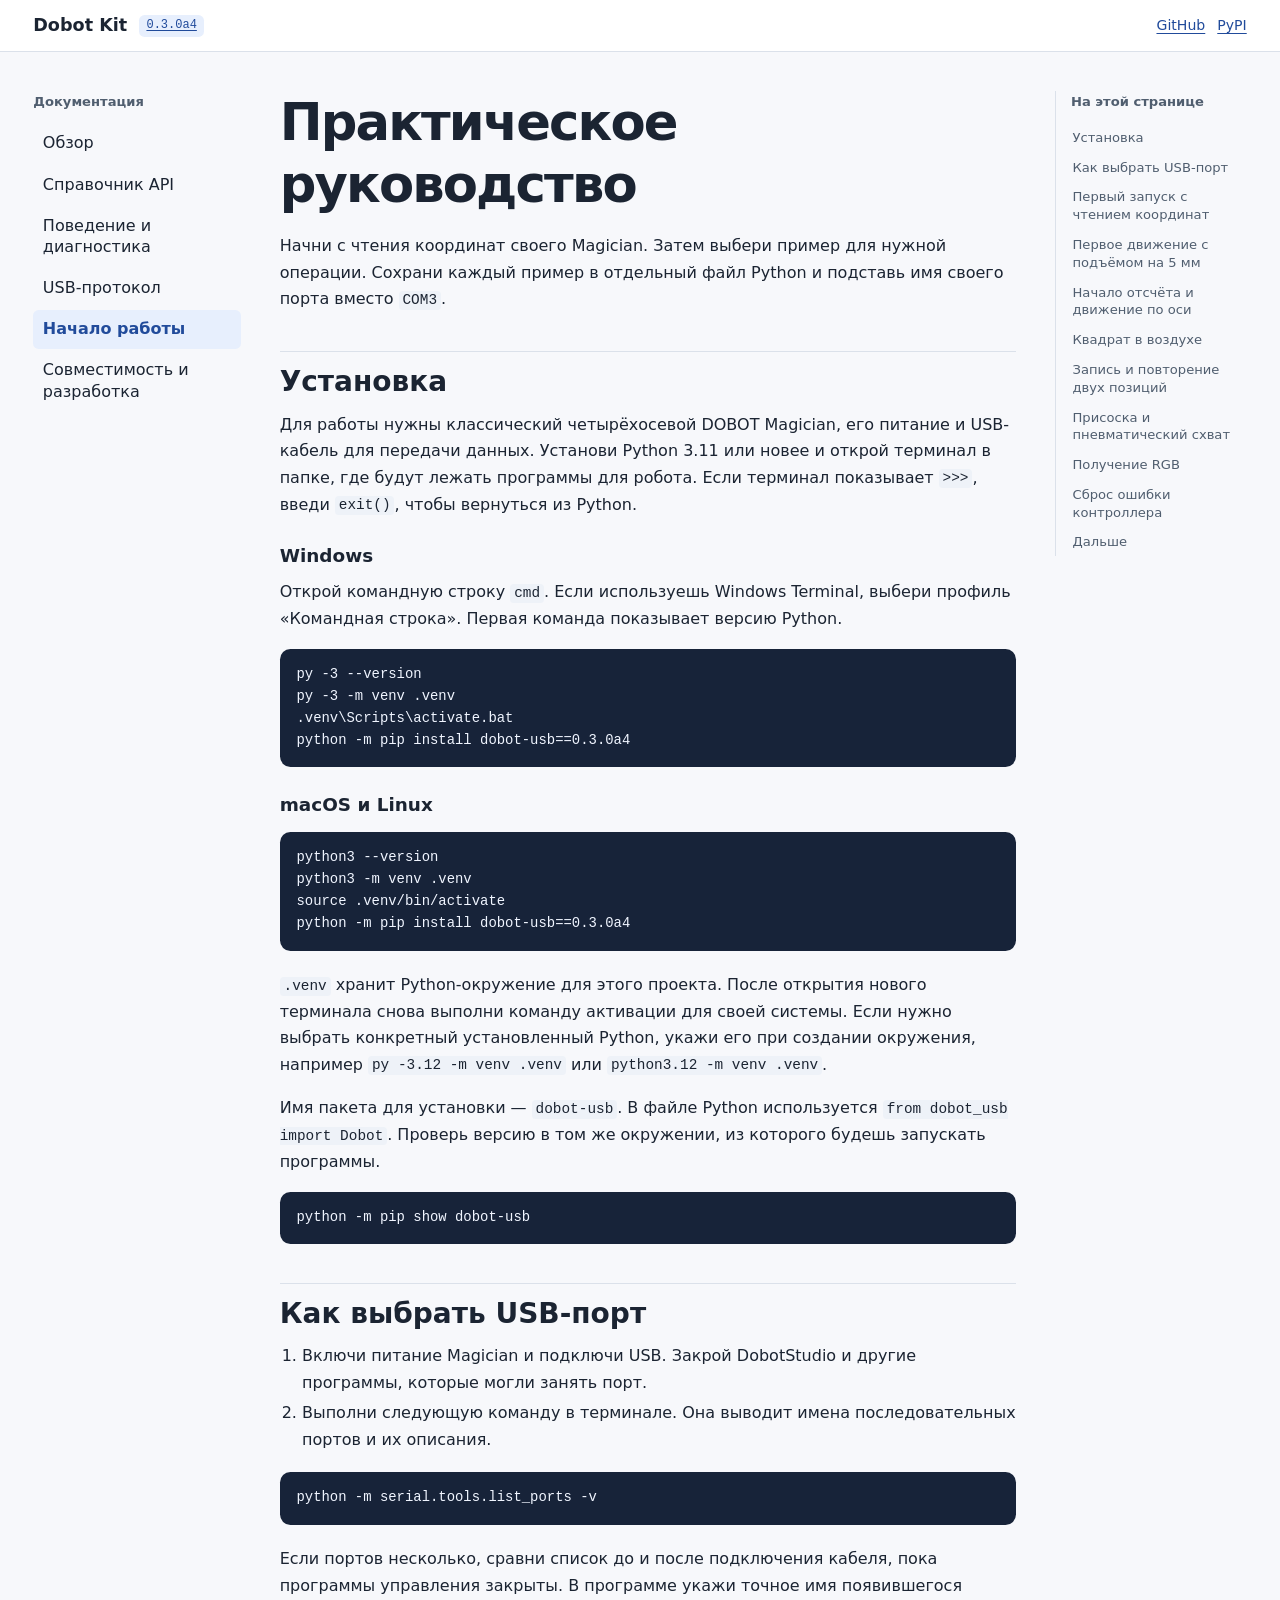
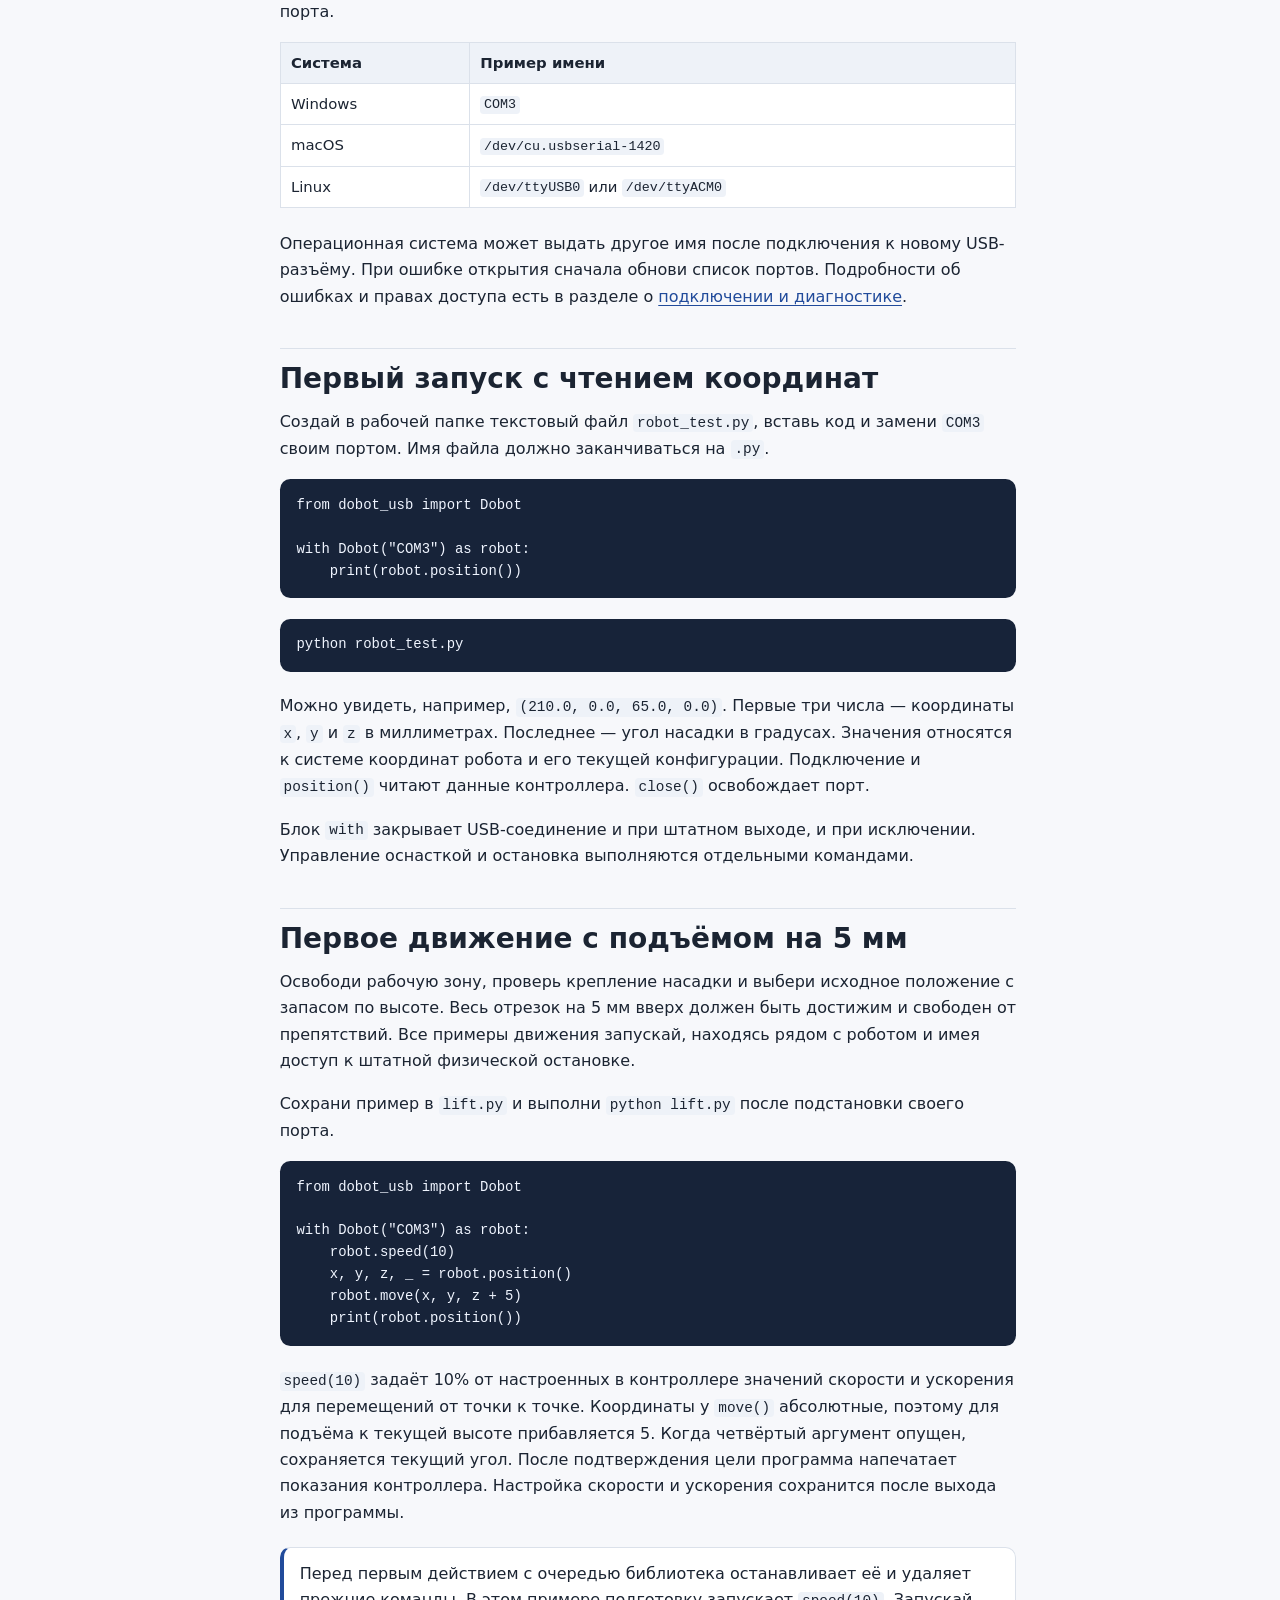
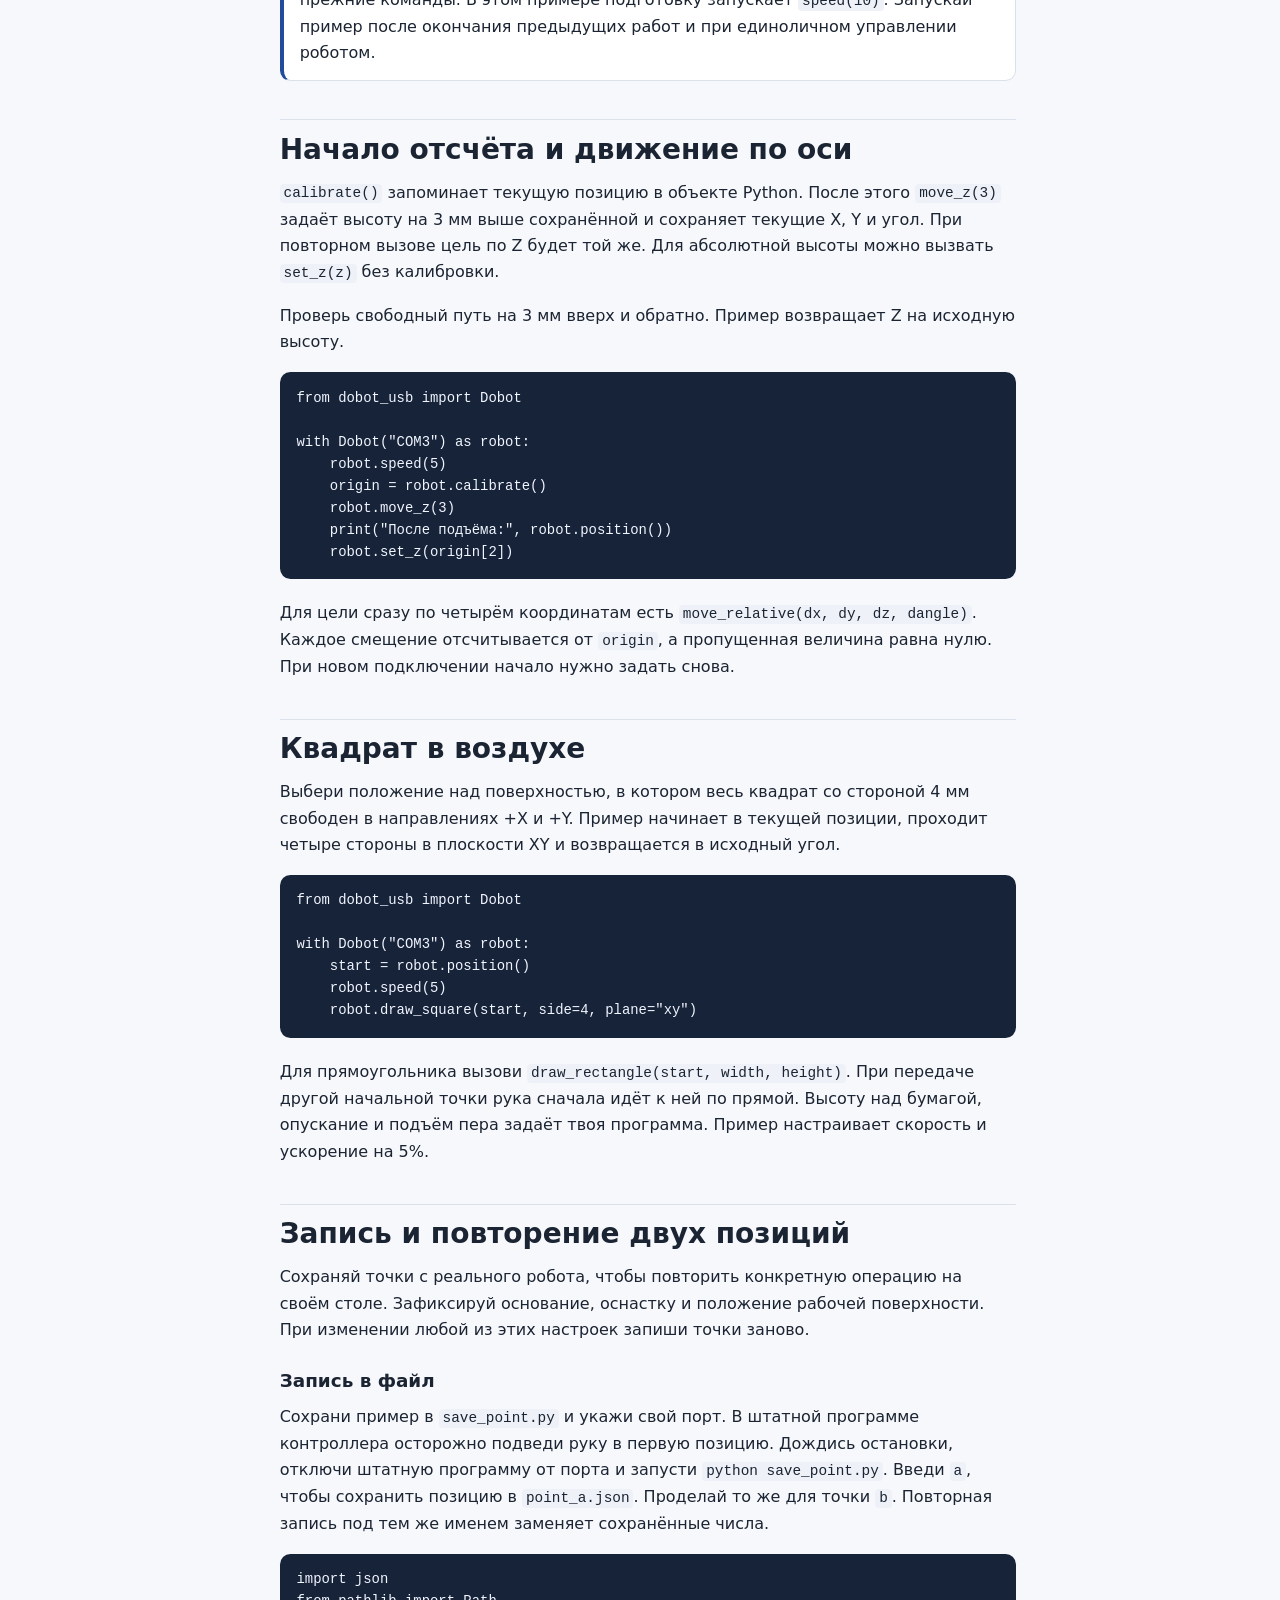
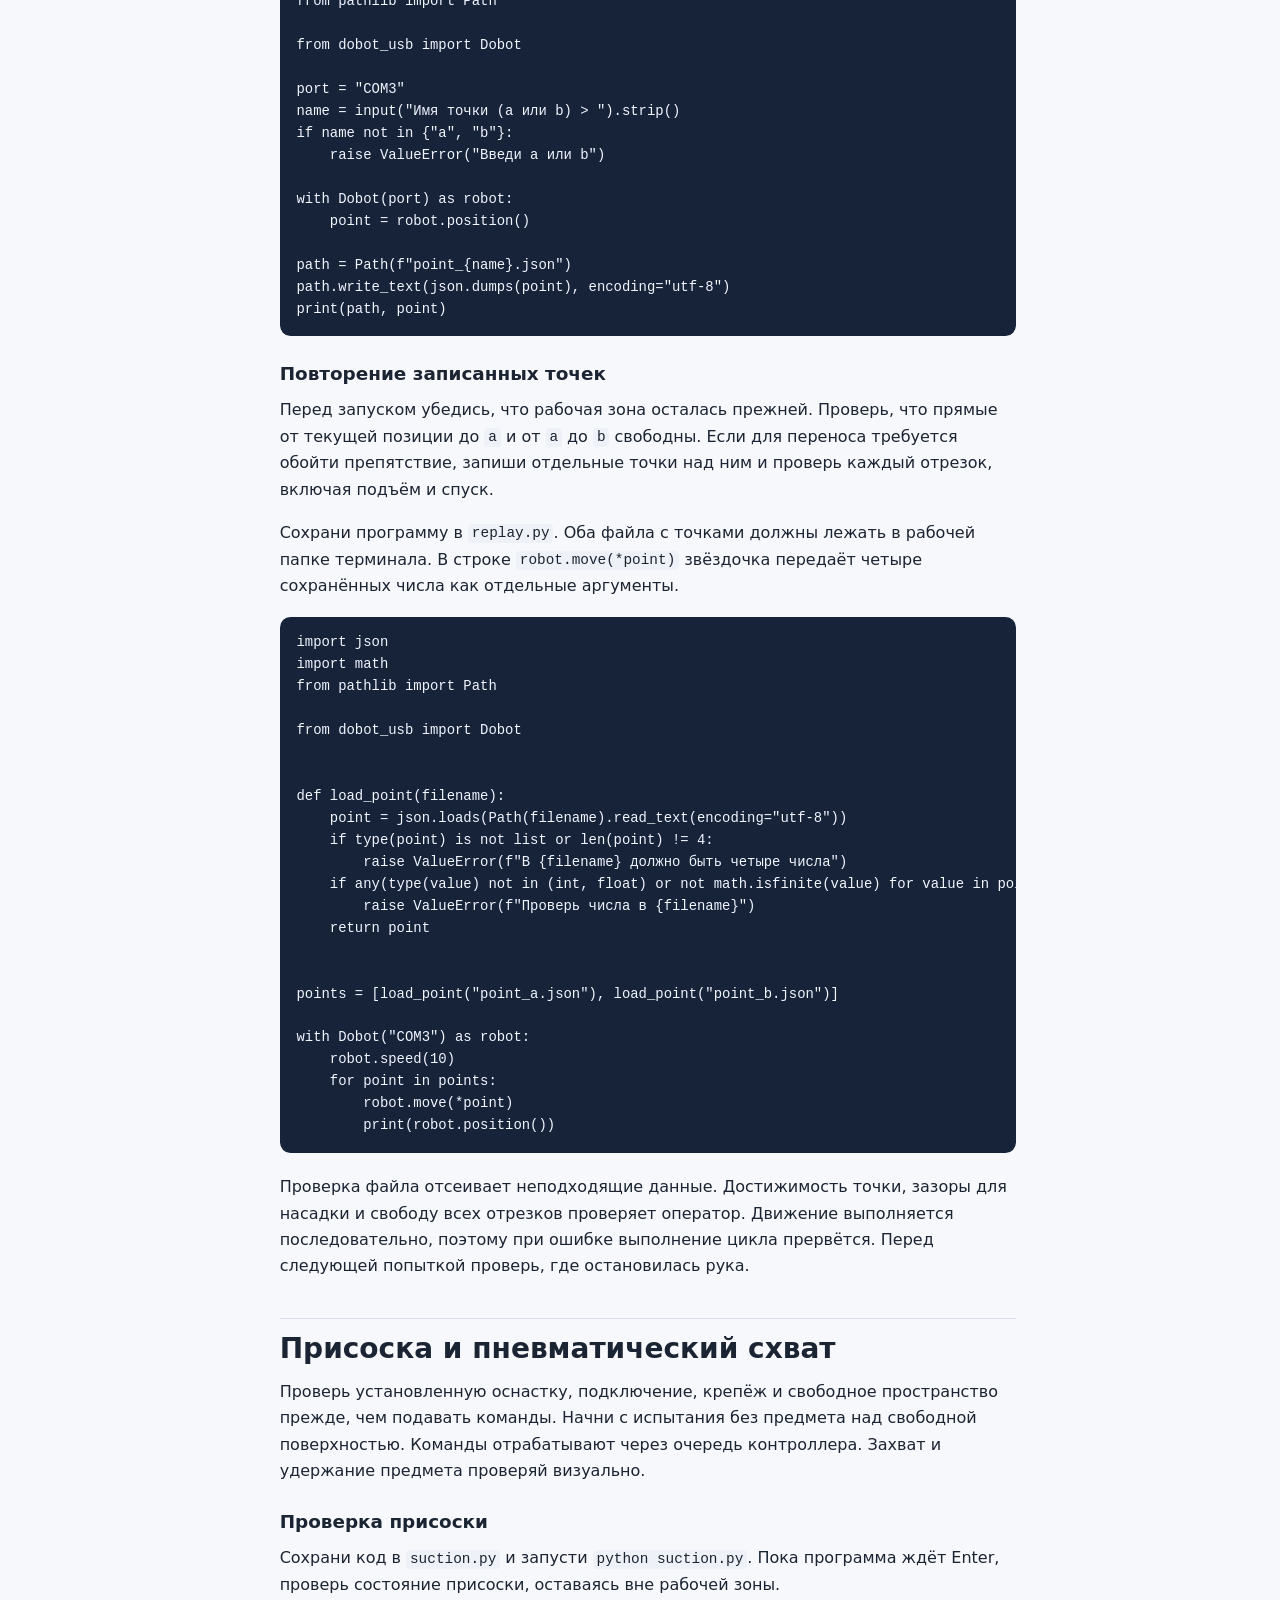
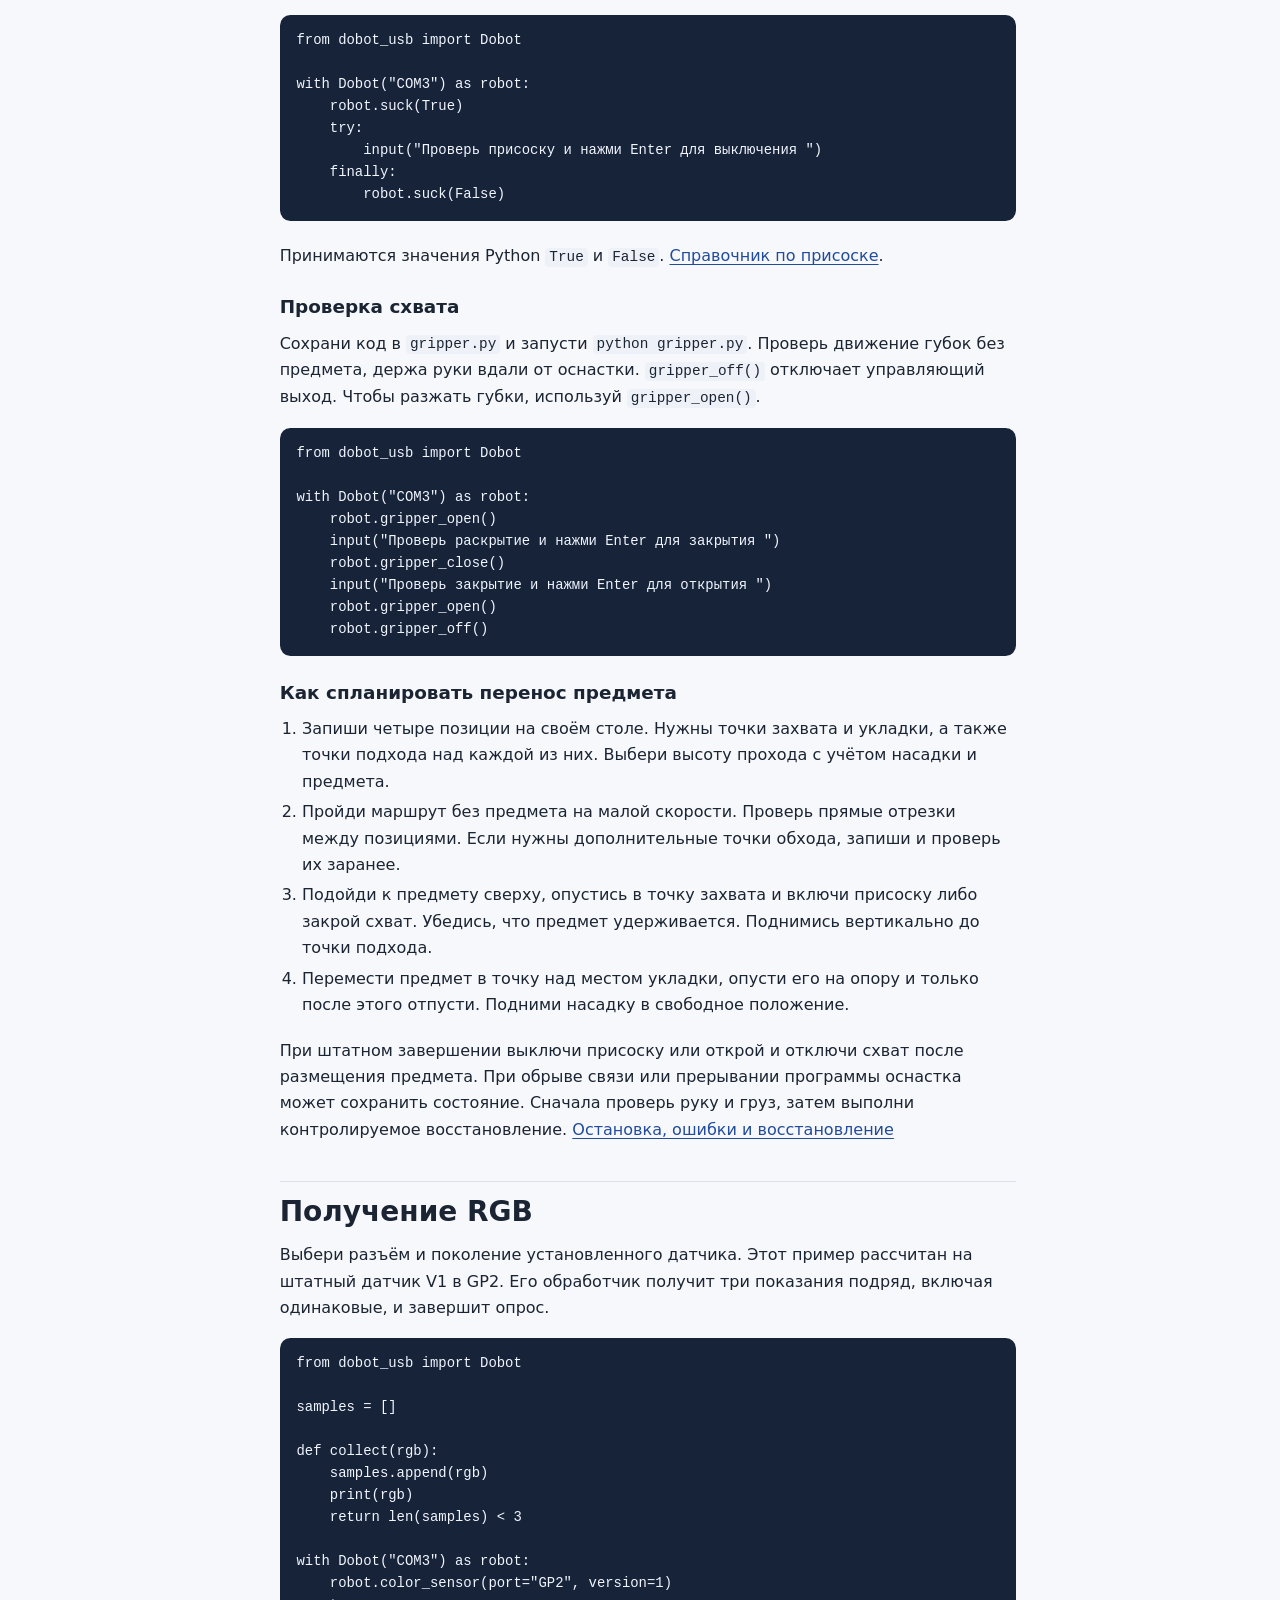
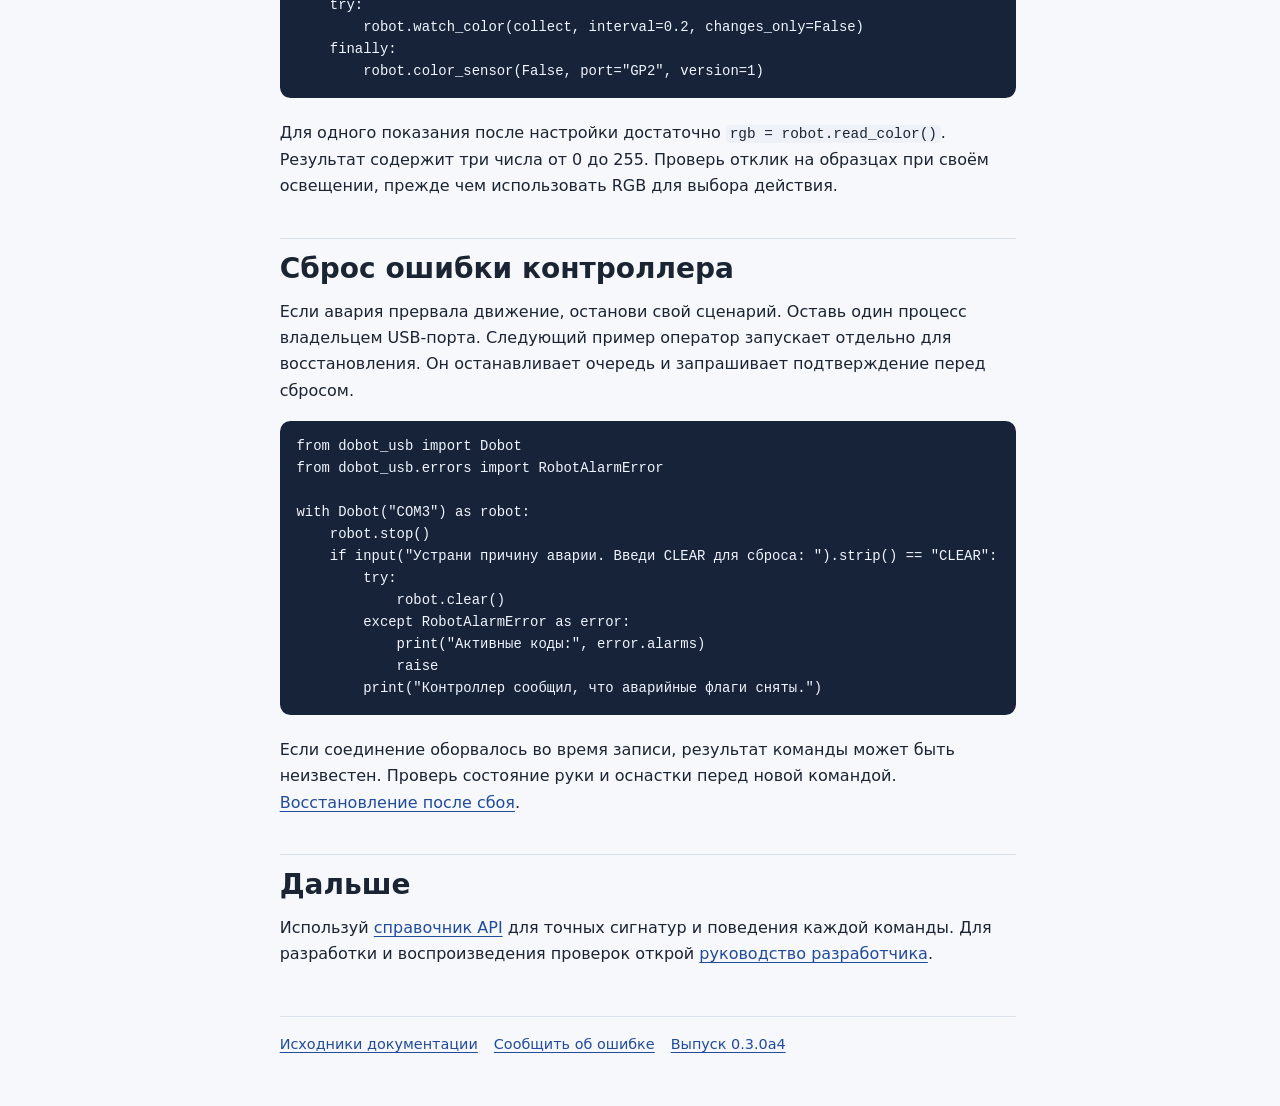
<file: docs/guide.html>
<!doctype html>
<html lang="ru">
<head>
  <meta charset="utf-8">
  <meta name="viewport" content="width=device-width, initial-scale=1">
  <meta name="description" content="Начало работы Dobot Kit 0.3.0a4 для классического DOBOT Magician">
  <title>Начало работы | Dobot Kit</title>
  <link rel="stylesheet" href="assets/site.css">
</head>
<body>
<a class="skip-link" href="#main">К содержанию</a>
<header class="site-header">
  <div class="header-inner">
    <div class="identity">
      <a class="brand" href="index.html">Dobot Kit</a>
      <a class="version" href="development.html#releases">0.3.0a4</a>
    </div>
    <nav class="header-links" aria-label="Исходники и пакет">
      <a href="https://github.com/art9762/dobot-kit">GitHub</a>
      <a href="https://pypi.org/project/dobot-usb/0.3.0a4/">PyPI</a>
    </nav>
  </div>
</header>
<div class="layout">
  <nav class="site-nav" aria-label="Разделы документации">
    <p class="nav-name">Документация</p>
    <ul>
      <li><a href="index.html">Обзор</a></li>
      <li><a href="api.html">Справочник API</a></li>
      <li><a href="behavior.html">Поведение и диагностика</a></li>
      <li><a href="protocol.html">USB-протокол</a></li>
      <li><a href="guide.html" aria-current="page">Начало работы</a></li>
      <li><a href="development.html">Совместимость и разработка</a></li>
    </ul>
  </nav>
  <main id="main" tabindex="-1">
    <details class="small-nav">
      <summary>Разделы документации</summary>
      <nav aria-label="Разделы документации"><ul>
      <li><a href="index.html">Обзор</a></li>
      <li><a href="api.html">Справочник API</a></li>
      <li><a href="behavior.html">Поведение и диагностика</a></li>
      <li><a href="protocol.html">USB-протокол</a></li>
      <li><a href="guide.html" aria-current="page">Начало работы</a></li>
      <li><a href="development.html">Совместимость и разработка</a></li>
      </ul></nav>
    </details>
    <details class="small-contents">
      <summary>На этой странице</summary>
      <nav aria-label="Содержание страницы"><ul>
      <li class="h2"><a href="#install">Установка</a></li>
      <li class="h2"><a href="#port">Как выбрать USB-порт</a></li>
      <li class="h2"><a href="#read">Первый запуск с чтением координат</a></li>
      <li class="h2"><a href="#lift">Первое движение с подъёмом на 5 мм</a></li>
      <li class="h2"><a href="#axes">Начало отсчёта и движение по оси</a></li>
      <li class="h2"><a href="#drawing">Квадрат в воздухе</a></li>
      <li class="h2"><a href="#teach">Запись и повторение двух позиций</a></li>
      <li class="h2"><a href="#tools">Присоска и пневматический схват</a></li>
      <li class="h2"><a href="#color">Получение RGB</a></li>
      <li class="h2"><a href="#recovery">Сброс ошибки контроллера</a></li>
      <li class="h2"><a href="#next">Дальше</a></li>
      </ul></nav>
    </details>
<article class="doc-content">
  <h1>Практическое руководство</h1>
  <p>Начни с чтения координат своего Magician. Затем выбери пример для нужной операции. Сохрани каждый пример в отдельный файл Python и подставь имя своего порта вместо <code>COM3</code>.</p>

  <h2 id="install">Установка</h2>
  <p>Для работы нужны классический четырёхосевой DOBOT Magician, его питание и USB-кабель для передачи данных. Установи Python 3.11 или новее и открой терминал в папке, где будут лежать программы для робота. Если терминал показывает <code>&gt;&gt;&gt;</code>, введи <code>exit()</code>, чтобы вернуться из Python.</p>

  <h3>Windows</h3>
  <p>Открой командную строку <code>cmd</code>. Если используешь Windows Terminal, выбери профиль «Командная строка». Первая команда показывает версию Python.</p>
  <pre><code>py -3 --version
py -3 -m venv .venv
.venv\Scripts\activate.bat
python -m pip install dobot-usb==0.3.0a4</code></pre>

  <h3>macOS и Linux</h3>
  <pre><code>python3 --version
python3 -m venv .venv
source .venv/bin/activate
python -m pip install dobot-usb==0.3.0a4</code></pre>

  <p><code>.venv</code> хранит Python-окружение для этого проекта. После открытия нового терминала снова выполни команду активации для своей системы. Если нужно выбрать конкретный установленный Python, укажи его при создании окружения, например <code>py -3.12 -m venv .venv</code> или <code>python3.12 -m venv .venv</code>.</p>
  <p>Имя пакета для установки — <code>dobot-usb</code>. В файле Python используется <code>from dobot_usb import Dobot</code>. Проверь версию в том же окружении, из которого будешь запускать программы.</p>
  <pre><code>python -m pip show dobot-usb</code></pre>

  <h2 id="port">Как выбрать USB-порт</h2>
  <ol>
    <li>Включи питание Magician и подключи USB. Закрой DobotStudio и другие программы, которые могли занять порт.</li>
    <li>Выполни следующую команду в терминале. Она выводит имена последовательных портов и их описания.</li>
  </ol>
  <pre><code>python -m serial.tools.list_ports -v</code></pre>
  <p>Если портов несколько, сравни список до и после подключения кабеля, пока программы управления закрыты. В программе укажи точное имя появившегося порта.</p>
  <div class="table-wrap">
    <table>
      <thead><tr><th scope="col">Система</th><th scope="col">Пример имени</th></tr></thead>
      <tbody>
        <tr><td>Windows</td><td><code>COM3</code></td></tr>
        <tr><td>macOS</td><td><code>/dev/cu.usbserial-1420</code></td></tr>
        <tr><td>Linux</td><td><code>/dev/ttyUSB0</code> или <code>/dev/ttyACM0</code></td></tr>
      </tbody>
    </table>
  </div>
  <p>Операционная система может выдать другое имя после подключения к новому USB-разъёму. При ошибке открытия сначала обнови список портов. Подробности об ошибках и правах доступа есть в разделе о <a href="behavior.html">подключении и диагностике</a>.</p>

  <h2 id="read">Первый запуск с чтением координат</h2>
  <p>Создай в рабочей папке текстовый файл <code>robot_test.py</code>, вставь код и замени <code>COM3</code> своим портом. Имя файла должно заканчиваться на <code>.py</code>.</p>
  <pre data-language="python"><code>from dobot_usb import Dobot

with Dobot("COM3") as robot:
    print(robot.position())</code></pre>
  <pre><code>python robot_test.py</code></pre>
  <p>Можно увидеть, например, <code>(210.0, 0.0, 65.0, 0.0)</code>. Первые три числа — координаты <code>x</code>, <code>y</code> и <code>z</code> в миллиметрах. Последнее — угол насадки в градусах. Значения относятся к системе координат робота и его текущей конфигурации. Подключение и <code>position()</code> читают данные контроллера. <code>close()</code> освобождает порт.</p>
  <p>Блок <code>with</code> закрывает USB-соединение и при штатном выходе, и при исключении. Управление оснасткой и остановка выполняются отдельными командами.</p>

  <h2 id="lift">Первое движение с подъёмом на 5 мм</h2>
  <p>Освободи рабочую зону, проверь крепление насадки и выбери исходное положение с запасом по высоте. Весь отрезок на 5 мм вверх должен быть достижим и свободен от препятствий. Все примеры движения запускай, находясь рядом с роботом и имея доступ к штатной физической остановке.</p>
  <p>Сохрани пример в <code>lift.py</code> и выполни <code>python lift.py</code> после подстановки своего порта.</p>
  <pre data-language="python"><code>from dobot_usb import Dobot

with Dobot("COM3") as robot:
    robot.speed(10)
    x, y, z, _ = robot.position()
    robot.move(x, y, z + 5)
    print(robot.position())</code></pre>
  <p><code>speed(10)</code> задаёт 10% от настроенных в контроллере значений скорости и ускорения для перемещений от точки к точке. Координаты у <code>move()</code> абсолютные, поэтому для подъёма к текущей высоте прибавляется 5. Когда четвёртый аргумент опущен, сохраняется текущий угол. После подтверждения цели программа напечатает показания контроллера. Настройка скорости и ускорения сохранится после выхода из программы.</p>
  <aside class="callout">
    <p>Перед первым действием с очередью библиотека останавливает её и удаляет прежние команды. В этом примере подготовку запускает <code>speed(10)</code>. Запускай пример после окончания предыдущих работ и при единоличном управлении роботом.</p>
  </aside>

  <h2 id="axes">Начало отсчёта и движение по оси</h2>
  <p><code>calibrate()</code> запоминает текущую позицию в объекте Python. После этого <code>move_z(3)</code> задаёт высоту на 3 мм выше сохранённой и сохраняет текущие X, Y и угол. При повторном вызове цель по Z будет той же. Для абсолютной высоты можно вызвать <code>set_z(z)</code> без калибровки.</p>
  <p>Проверь свободный путь на 3 мм вверх и обратно. Пример возвращает Z на исходную высоту.</p>
  <pre data-language="python"><code>from dobot_usb import Dobot

with Dobot("COM3") as robot:
    robot.speed(5)
    origin = robot.calibrate()
    robot.move_z(3)
    print("После подъёма:", robot.position())
    robot.set_z(origin[2])</code></pre>
  <p>Для цели сразу по четырём координатам есть <code>move_relative(dx, dy, dz, dangle)</code>. Каждое смещение отсчитывается от <code>origin</code>, а пропущенная величина равна нулю. При новом подключении начало нужно задать снова.</p>

  <h2 id="drawing">Квадрат в воздухе</h2>
  <p>Выбери положение над поверхностью, в котором весь квадрат со стороной 4 мм свободен в направлениях +X и +Y. Пример начинает в текущей позиции, проходит четыре стороны в плоскости XY и возвращается в исходный угол.</p>
  <pre data-language="python"><code>from dobot_usb import Dobot

with Dobot("COM3") as robot:
    start = robot.position()
    robot.speed(5)
    robot.draw_square(start, side=4, plane="xy")</code></pre>
  <p>Для прямоугольника вызови <code>draw_rectangle(start, width, height)</code>. При передаче другой начальной точки рука сначала идёт к ней по прямой. Высоту над бумагой, опускание и подъём пера задаёт твоя программа. Пример настраивает скорость и ускорение на 5%.</p>

  <h2 id="teach">Запись и повторение двух позиций</h2>
  <p>Сохраняй точки с реального робота, чтобы повторить конкретную операцию на своём столе. Зафиксируй основание, оснастку и положение рабочей поверхности. При изменении любой из этих настроек запиши точки заново.</p>

  <h3>Запись в файл</h3>
  <p>Сохрани пример в <code>save_point.py</code> и укажи свой порт. В штатной программе контроллера осторожно подведи руку в первую позицию. Дождись остановки, отключи штатную программу от порта и запусти <code>python save_point.py</code>. Введи <code>a</code>, чтобы сохранить позицию в <code>point_a.json</code>. Проделай то же для точки <code>b</code>. Повторная запись под тем же именем заменяет сохранённые числа.</p>
  <pre data-language="python"><code>import json
from pathlib import Path

from dobot_usb import Dobot

port = "COM3"
name = input("Имя точки (a или b) &gt; ").strip()
if name not in {"a", "b"}:
    raise ValueError("Введи a или b")

with Dobot(port) as robot:
    point = robot.position()

path = Path(f"point_{name}.json")
path.write_text(json.dumps(point), encoding="utf-8")
print(path, point)</code></pre>

  <h3>Повторение записанных точек</h3>
  <p>Перед запуском убедись, что рабочая зона осталась прежней. Проверь, что прямые от текущей позиции до <code>a</code> и от <code>a</code> до <code>b</code> свободны. Если для переноса требуется обойти препятствие, запиши отдельные точки над ним и проверь каждый отрезок, включая подъём и спуск.</p>
  <p>Сохрани программу в <code>replay.py</code>. Оба файла с точками должны лежать в рабочей папке терминала. В строке <code>robot.move(*point)</code> звёздочка передаёт четыре сохранённых числа как отдельные аргументы.</p>
  <pre data-language="python"><code>import json
import math
from pathlib import Path

from dobot_usb import Dobot


def load_point(filename):
    point = json.loads(Path(filename).read_text(encoding="utf-8"))
    if type(point) is not list or len(point) != 4:
        raise ValueError(f"В {filename} должно быть четыре числа")
    if any(type(value) not in (int, float) or not math.isfinite(value) for value in point):
        raise ValueError(f"Проверь числа в {filename}")
    return point


points = [load_point("point_a.json"), load_point("point_b.json")]

with Dobot("COM3") as robot:
    robot.speed(10)
    for point in points:
        robot.move(*point)
        print(robot.position())</code></pre>
  <p>Проверка файла отсеивает неподходящие данные. Достижимость точки, зазоры для насадки и свободу всех отрезков проверяет оператор. Движение выполняется последовательно, поэтому при ошибке выполнение цикла прервётся. Перед следующей попыткой проверь, где остановилась рука.</p>

  <h2 id="tools">Присоска и пневматический схват</h2>
  <p>Проверь установленную оснастку, подключение, крепёж и свободное пространство прежде, чем подавать команды. Начни с испытания без предмета над свободной поверхностью. Команды отрабатывают через очередь контроллера. Захват и удержание предмета проверяй визуально.</p>

  <h3>Проверка присоски</h3>
  <p>Сохрани код в <code>suction.py</code> и запусти <code>python suction.py</code>. Пока программа ждёт Enter, проверь состояние присоски, оставаясь вне рабочей зоны.</p>
  <pre data-language="python"><code>from dobot_usb import Dobot

with Dobot("COM3") as robot:
    robot.suck(True)
    try:
        input("Проверь присоску и нажми Enter для выключения ")
    finally:
        robot.suck(False)</code></pre>
  <p>Принимаются значения Python <code>True</code> и <code>False</code>. <a href="api.html#suck">Справочник по присоске</a>.</p>

  <h3>Проверка схвата</h3>
  <p>Сохрани код в <code>gripper.py</code> и запусти <code>python gripper.py</code>. Проверь движение губок без предмета, держа руки вдали от оснастки. <code>gripper_off()</code> отключает управляющий выход. Чтобы разжать губки, используй <code>gripper_open()</code>.</p>
  <pre data-language="python"><code>from dobot_usb import Dobot

with Dobot("COM3") as robot:
    robot.gripper_open()
    input("Проверь раскрытие и нажми Enter для закрытия ")
    robot.gripper_close()
    input("Проверь закрытие и нажми Enter для открытия ")
    robot.gripper_open()
    robot.gripper_off()</code></pre>

  <h3>Как спланировать перенос предмета</h3>
  <ol>
    <li>Запиши четыре позиции на своём столе. Нужны точки захвата и укладки, а также точки подхода над каждой из них. Выбери высоту прохода с учётом насадки и предмета.</li>
    <li>Пройди маршрут без предмета на малой скорости. Проверь прямые отрезки между позициями. Если нужны дополнительные точки обхода, запиши и проверь их заранее.</li>
    <li>Подойди к предмету сверху, опустись в точку захвата и включи присоску либо закрой схват. Убедись, что предмет удерживается. Поднимись вертикально до точки подхода.</li>
    <li>Перемести предмет в точку над местом укладки, опусти его на опору и только после этого отпусти. Подними насадку в свободное положение.</li>
  </ol>
  <p>При штатном завершении выключи присоску или открой и отключи схват после размещения предмета. При обрыве связи или прерывании программы оснастка может сохранить состояние. Сначала проверь руку и груз, затем выполни контролируемое восстановление. <a href="behavior.html">Остановка, ошибки и восстановление</a></p>

  <h2 id="color">Получение RGB</h2>
  <p>Выбери разъём и поколение установленного датчика. Этот пример рассчитан на штатный датчик V1 в GP2. Его обработчик получит три показания подряд, включая одинаковые, и завершит опрос.</p>
  <pre data-language="python"><code>from dobot_usb import Dobot

samples = []

def collect(rgb):
    samples.append(rgb)
    print(rgb)
    return len(samples) &lt; 3

with Dobot("COM3") as robot:
    robot.color_sensor(port="GP2", version=1)
    try:
        robot.watch_color(collect, interval=0.2, changes_only=False)
    finally:
        robot.color_sensor(False, port="GP2", version=1)</code></pre>
  <p>Для одного показания после настройки достаточно <code>rgb = robot.read_color()</code>. Результат содержит три числа от 0 до 255. Проверь отклик на образцах при своём освещении, прежде чем использовать RGB для выбора действия.</p>

  <h2 id="recovery">Сброс ошибки контроллера</h2>
  <p>Если авария прервала движение, останови свой сценарий. Оставь один процесс владельцем USB-порта. Следующий пример оператор запускает отдельно для восстановления. Он останавливает очередь и запрашивает подтверждение перед сбросом.</p>
  <pre data-language="python"><code>from dobot_usb import Dobot
from dobot_usb.errors import RobotAlarmError

with Dobot("COM3") as robot:
    robot.stop()
    if input("Устрани причину аварии. Введи CLEAR для сброса: ").strip() == "CLEAR":
        try:
            robot.clear()
        except RobotAlarmError as error:
            print("Активные коды:", error.alarms)
            raise
        print("Контроллер сообщил, что аварийные флаги сняты.")</code></pre>
  <p>Если соединение оборвалось во время записи, результат команды может быть неизвестен. Проверь состояние руки и оснастки перед новой командой. <a href="behavior.html#recovery">Восстановление после сбоя</a>.</p>

  <h2 id="next">Дальше</h2>
  <p>Используй <a href="api.html">справочник API</a> для точных сигнатур и поведения каждой команды. Для разработки и воспроизведения проверок открой <a href="development.html">руководство разработчика</a>.</p>
</article>
    <footer class="doc-footer">
      <a href="https://github.com/art9762/dobot-kit/tree/v0.3.0a4/docs">Исходники документации</a>
      <a href="https://github.com/art9762/dobot-kit/issues">Сообщить об ошибке</a>
      <a href="https://github.com/art9762/dobot-kit/releases/tag/v0.3.0a4">Выпуск 0.3.0a4</a>
    </footer>
  </main>
  <nav class="contents" aria-label="Содержание страницы">
    <p class="nav-name">На этой странице</p>
    <ul>
      <li class="h2"><a href="#install">Установка</a></li>
      <li class="h2"><a href="#port">Как выбрать USB-порт</a></li>
      <li class="h2"><a href="#read">Первый запуск с чтением координат</a></li>
      <li class="h2"><a href="#lift">Первое движение с подъёмом на 5 мм</a></li>
      <li class="h2"><a href="#axes">Начало отсчёта и движение по оси</a></li>
      <li class="h2"><a href="#drawing">Квадрат в воздухе</a></li>
      <li class="h2"><a href="#teach">Запись и повторение двух позиций</a></li>
      <li class="h2"><a href="#tools">Присоска и пневматический схват</a></li>
      <li class="h2"><a href="#color">Получение RGB</a></li>
      <li class="h2"><a href="#recovery">Сброс ошибки контроллера</a></li>
      <li class="h2"><a href="#next">Дальше</a></li>
    </ul>
  </nav>
</div>
</body>
</html>
</file>
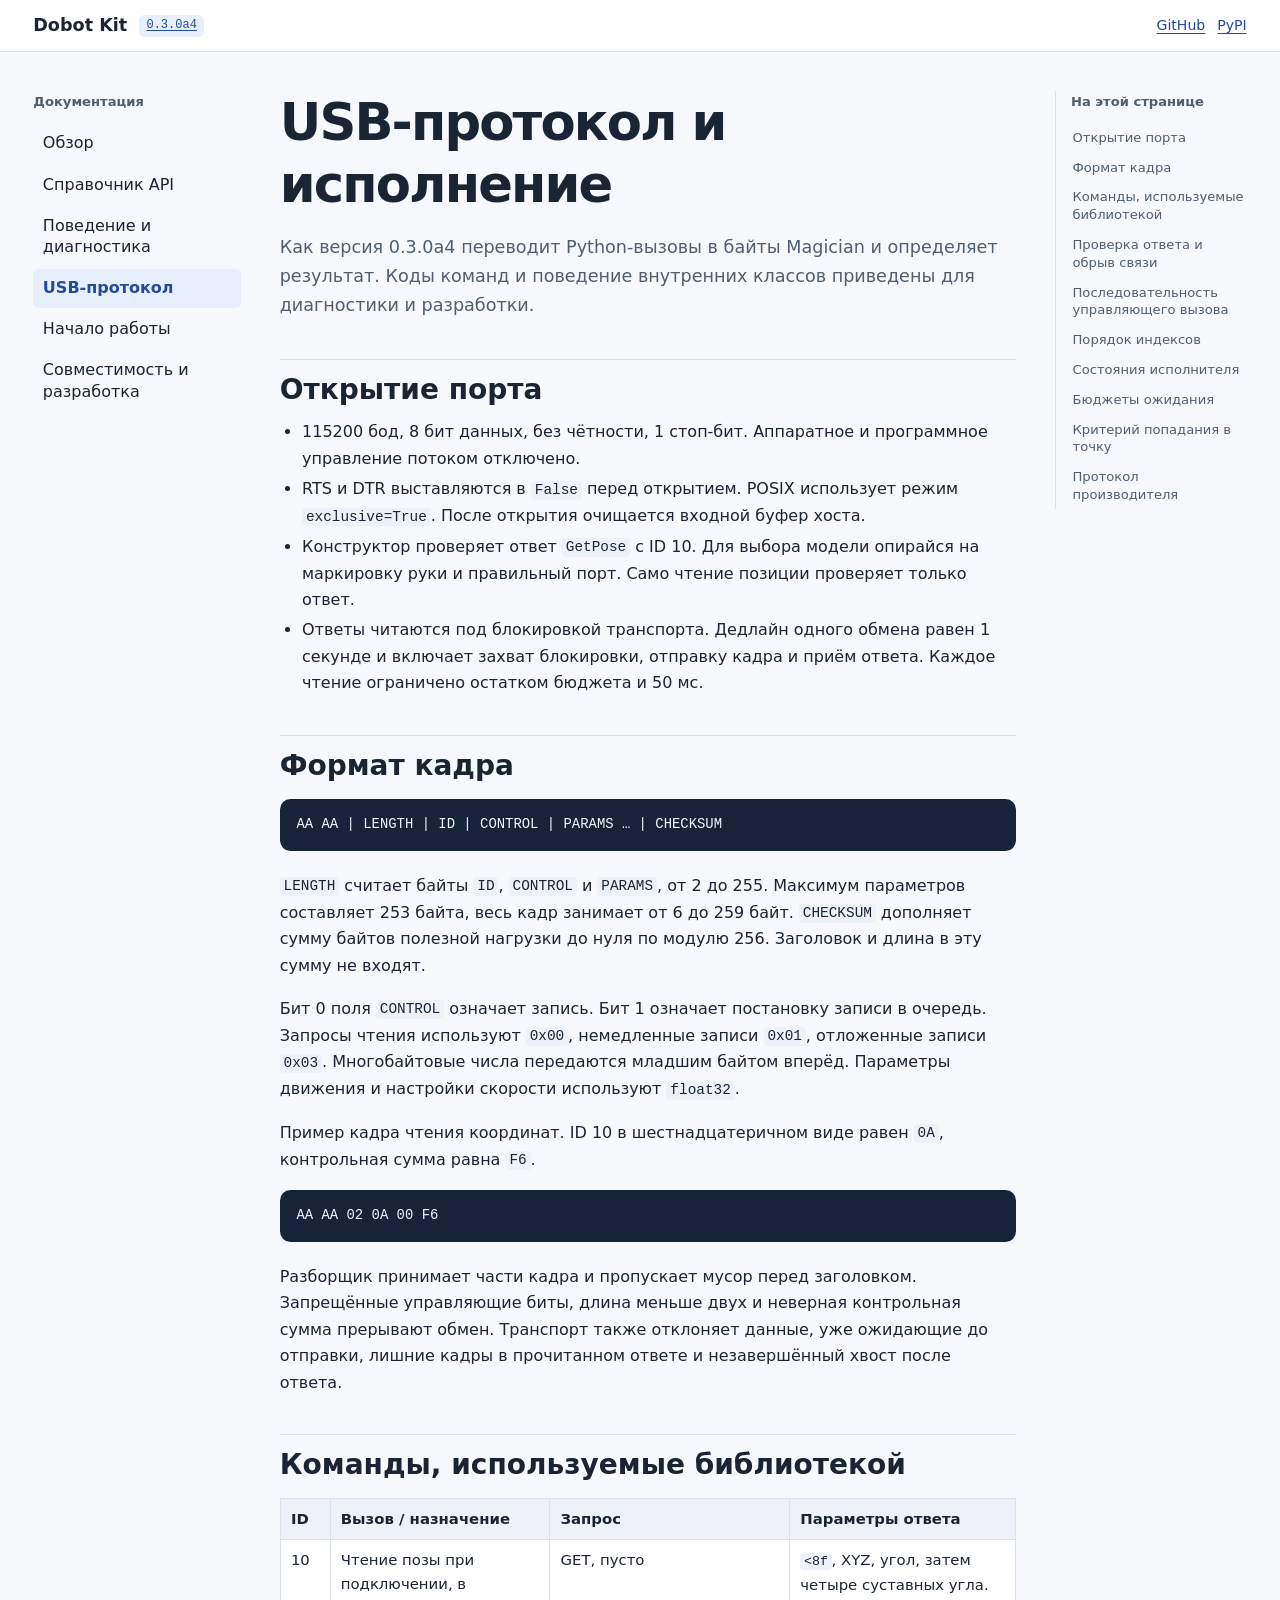
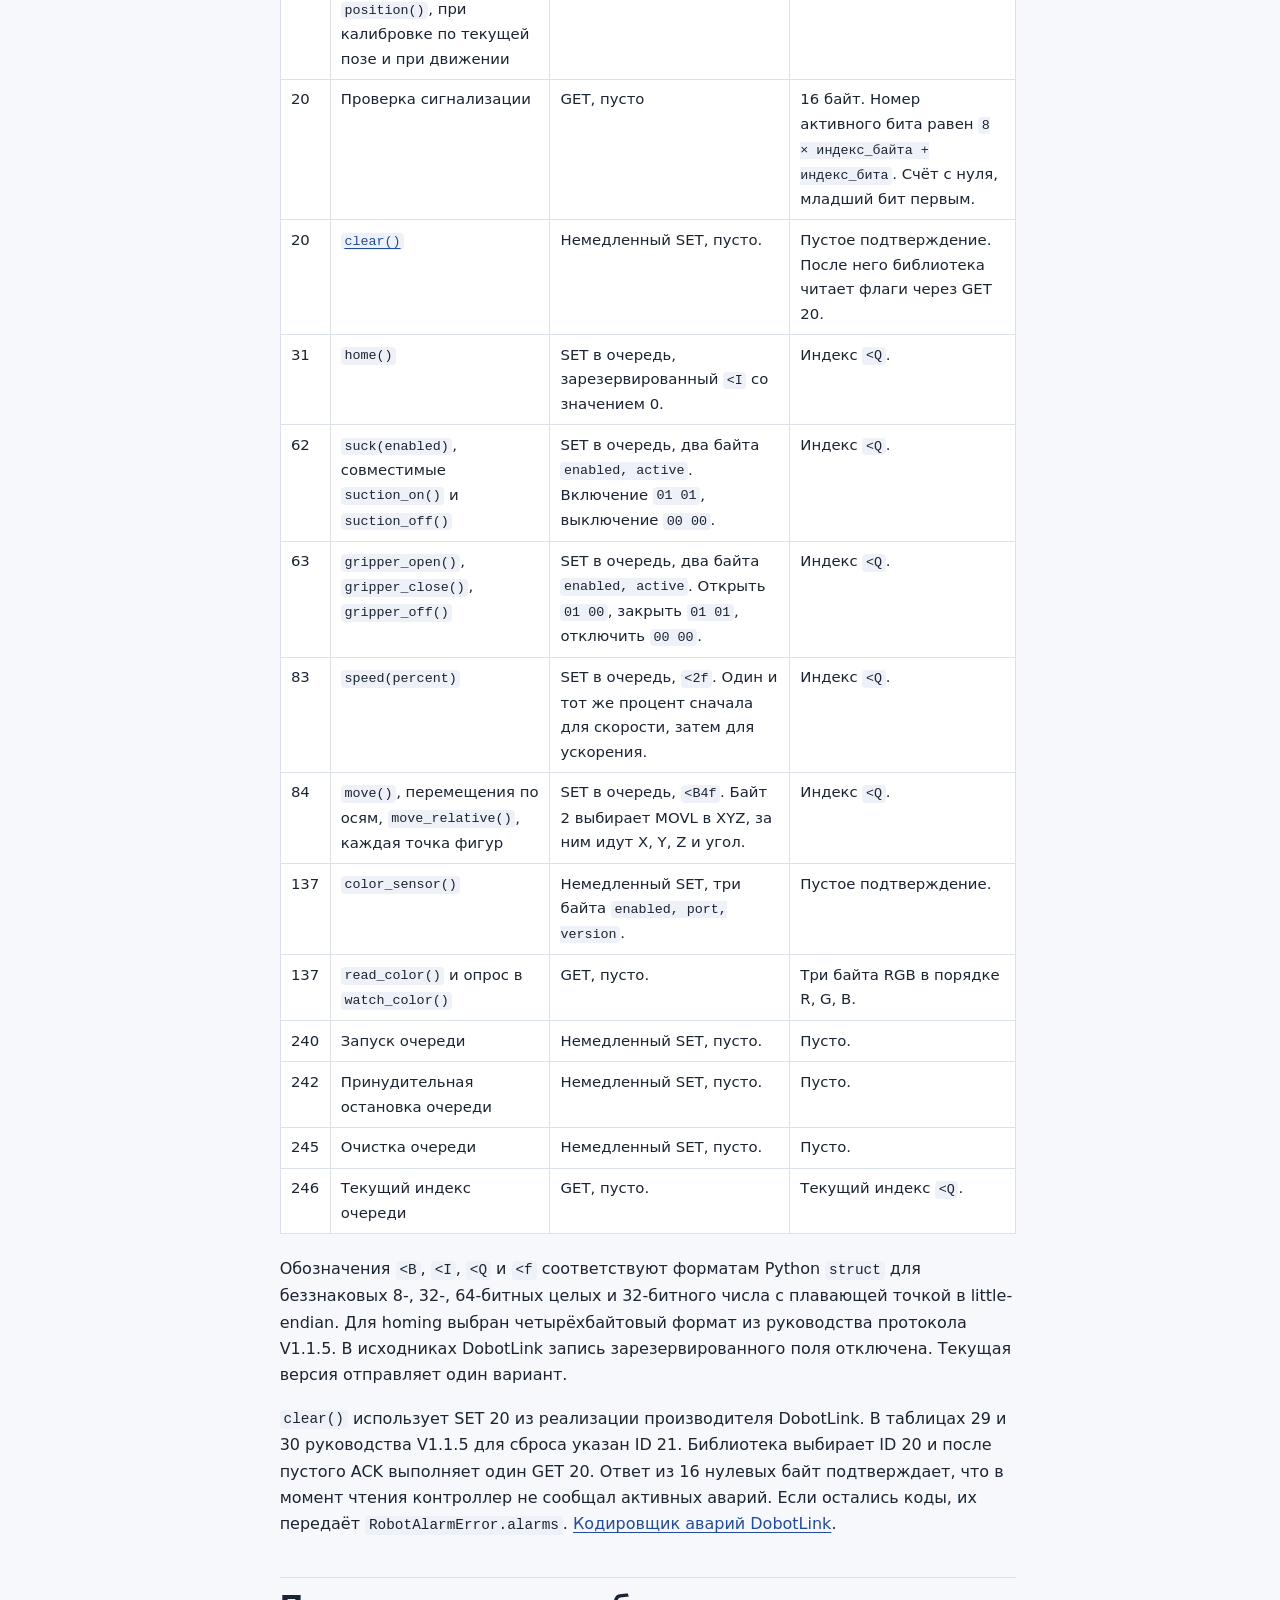
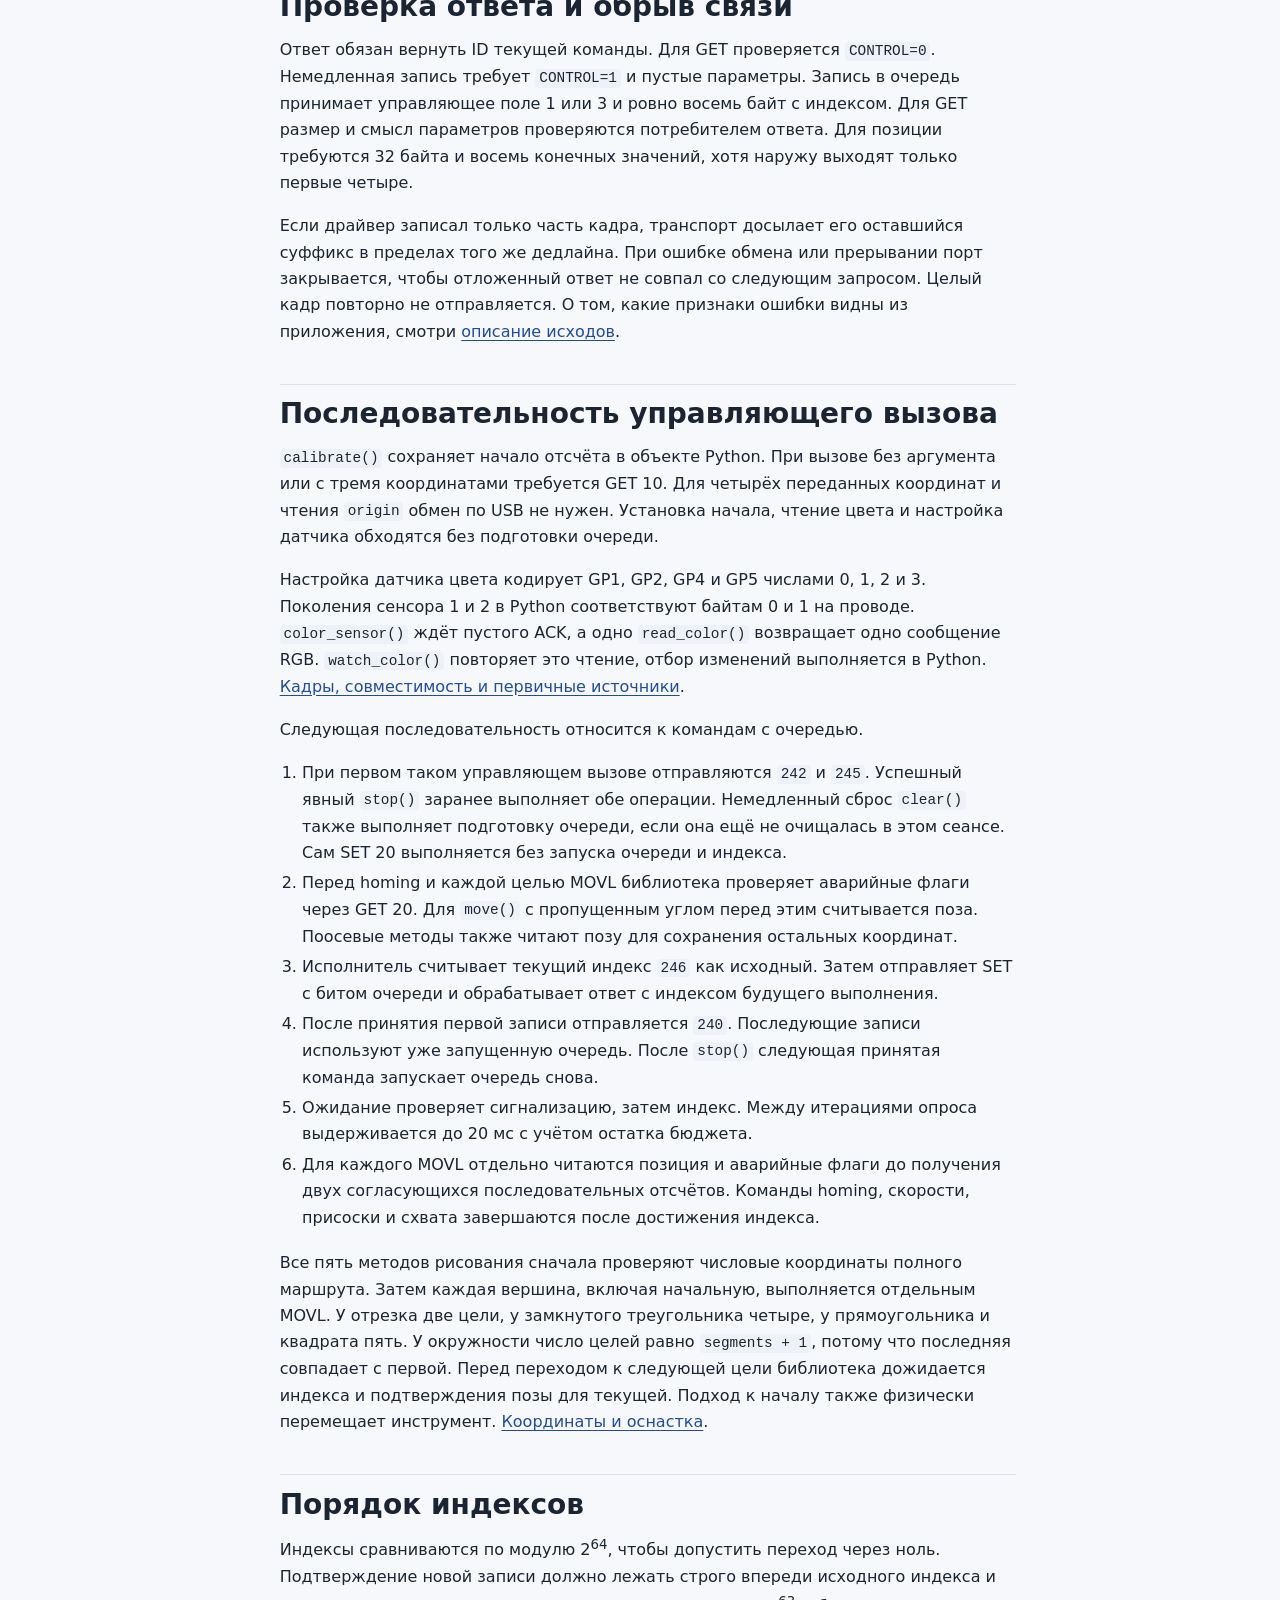
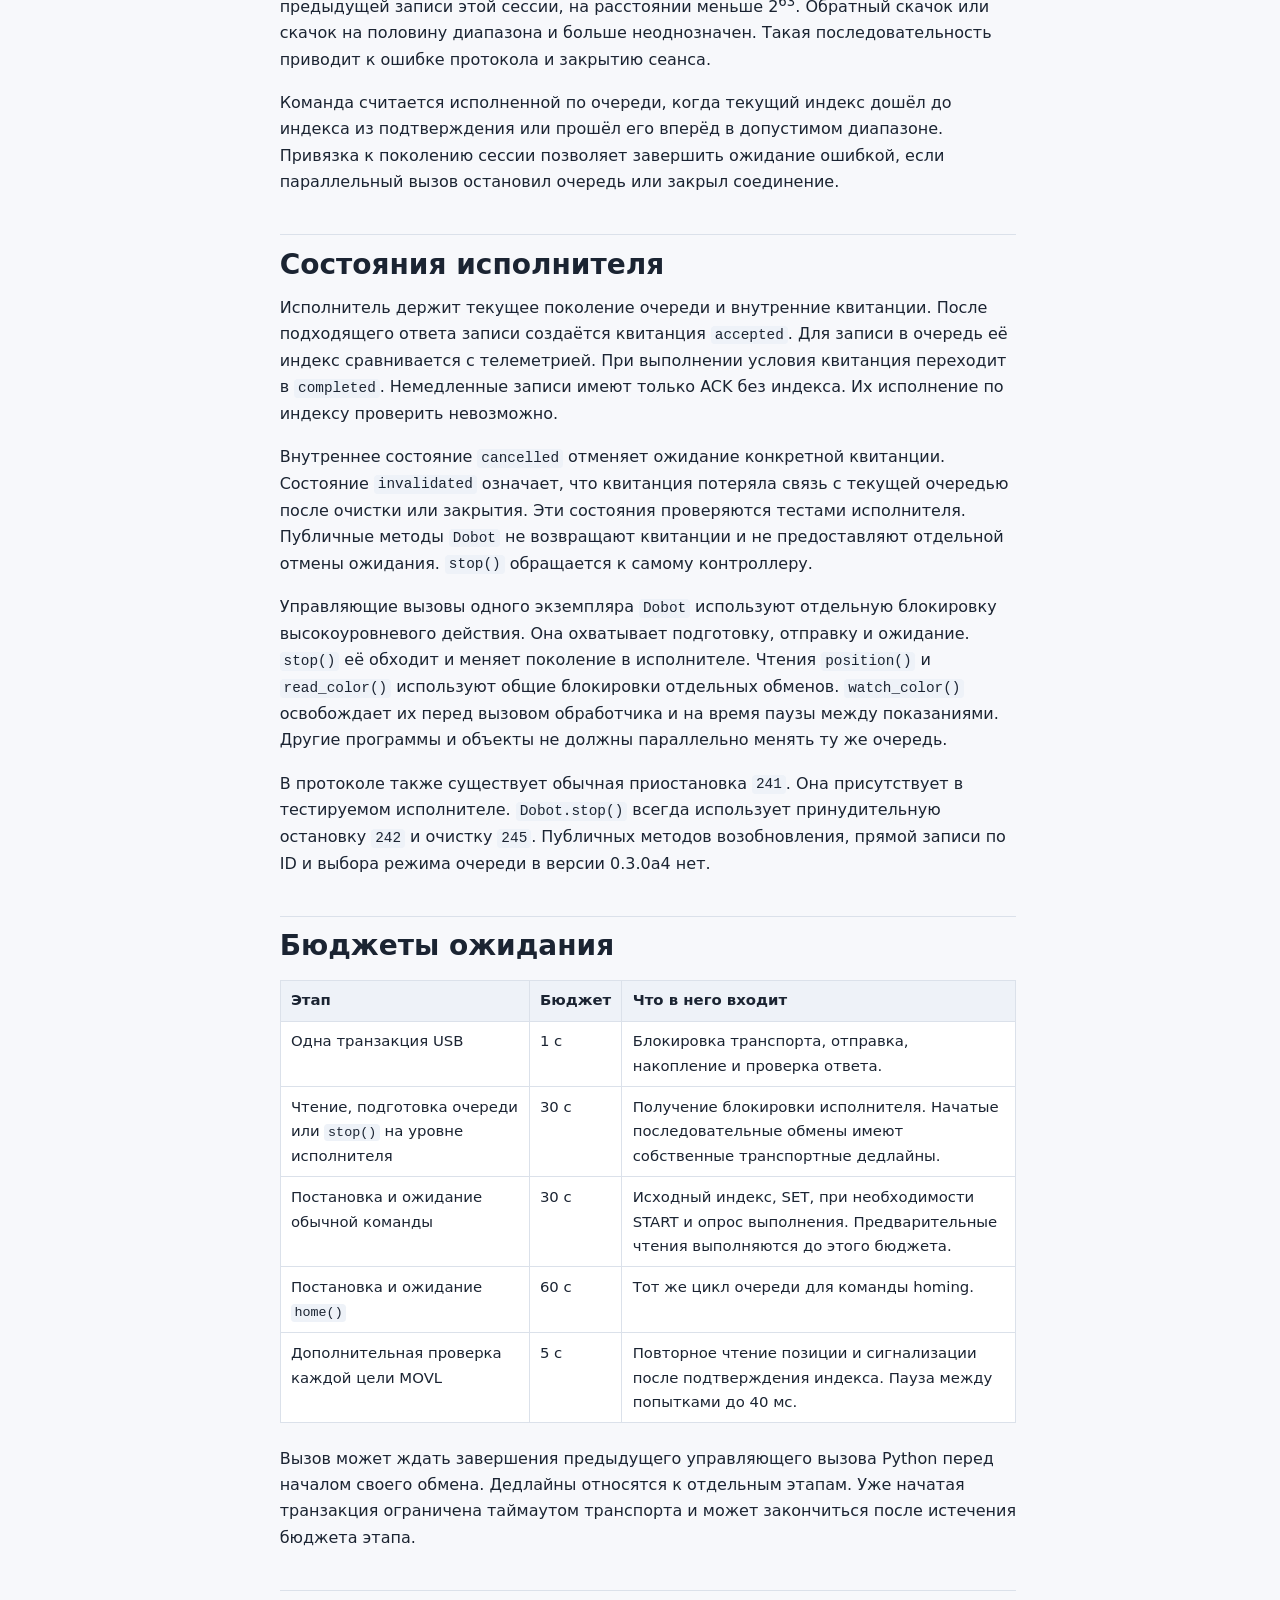
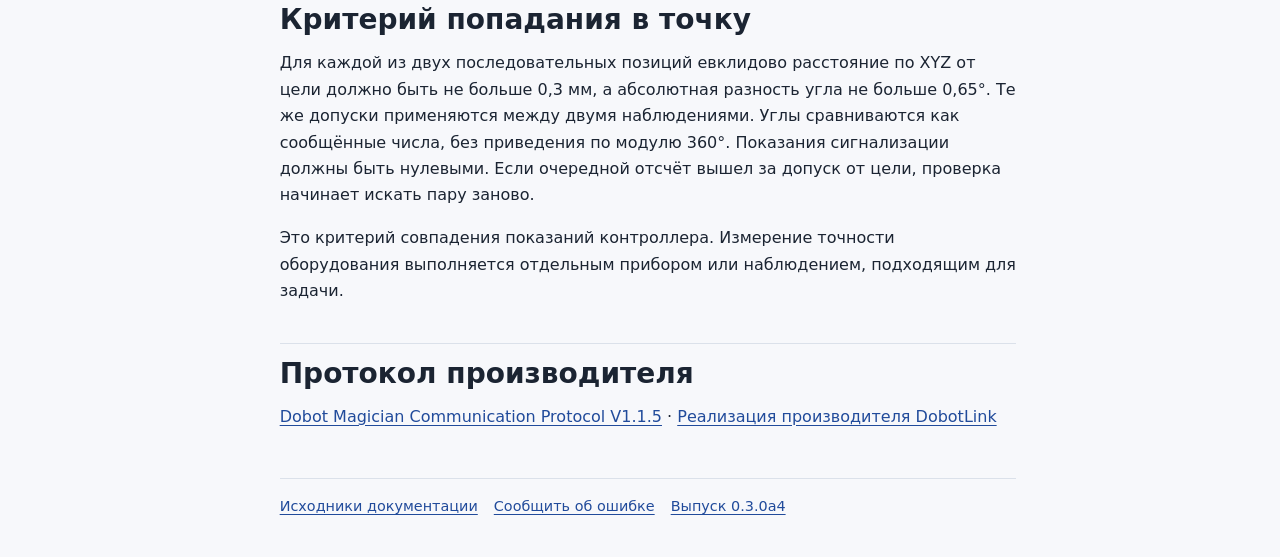
<file: docs/protocol.html>
<!doctype html>
<html lang="ru">
<head>
  <meta charset="utf-8">
  <meta name="viewport" content="width=device-width, initial-scale=1">
  <meta name="description" content="USB-протокол Dobot Kit 0.3.0a4 для классического DOBOT Magician">
  <title>USB-протокол | Dobot Kit</title>
  <link rel="stylesheet" href="assets/site.css">
</head>
<body>
<a class="skip-link" href="#main">К содержанию</a>
<header class="site-header">
  <div class="header-inner">
    <div class="identity">
      <a class="brand" href="index.html">Dobot Kit</a>
      <a class="version" href="development.html#releases">0.3.0a4</a>
    </div>
    <nav class="header-links" aria-label="Исходники и пакет">
      <a href="https://github.com/art9762/dobot-kit">GitHub</a>
      <a href="https://pypi.org/project/dobot-usb/0.3.0a4/">PyPI</a>
    </nav>
  </div>
</header>
<div class="layout">
  <nav class="site-nav" aria-label="Разделы документации">
    <p class="nav-name">Документация</p>
    <ul>
      <li><a href="index.html">Обзор</a></li>
      <li><a href="api.html">Справочник API</a></li>
      <li><a href="behavior.html">Поведение и диагностика</a></li>
      <li><a href="protocol.html" aria-current="page">USB-протокол</a></li>
      <li><a href="guide.html">Начало работы</a></li>
      <li><a href="development.html">Совместимость и разработка</a></li>
    </ul>
  </nav>
  <main id="main" tabindex="-1">
    <details class="small-nav">
      <summary>Разделы документации</summary>
      <nav aria-label="Разделы документации"><ul>
      <li><a href="index.html">Обзор</a></li>
      <li><a href="api.html">Справочник API</a></li>
      <li><a href="behavior.html">Поведение и диагностика</a></li>
      <li><a href="protocol.html" aria-current="page">USB-протокол</a></li>
      <li><a href="guide.html">Начало работы</a></li>
      <li><a href="development.html">Совместимость и разработка</a></li>
      </ul></nav>
    </details>
    <details class="small-contents">
      <summary>На этой странице</summary>
      <nav aria-label="Содержание страницы"><ul>
      <li class="h2"><a href="#serial">Открытие порта</a></li>
      <li class="h2"><a href="#frames">Формат кадра</a></li>
      <li class="h2"><a href="#commands">Команды, используемые библиотекой</a></li>
      <li class="h2"><a href="#response">Проверка ответа и обрыв связи</a></li>
      <li class="h2"><a href="#sequence">Последовательность управляющего вызова</a></li>
      <li class="h2"><a href="#indices">Порядок индексов</a></li>
      <li class="h2"><a href="#internals">Состояния исполнителя</a></li>
      <li class="h2"><a href="#deadlines">Бюджеты ожидания</a></li>
      <li class="h2"><a href="#target">Критерий попадания в точку</a></li>
      <li class="h2"><a href="#sources">Протокол производителя</a></li>
      </ul></nav>
    </details>
<article class="doc-content">
  <h1>USB-протокол и исполнение</h1>
  <p class="lead">Как версия 0.3.0a4 переводит Python-вызовы в байты Magician и определяет результат. Коды команд и поведение внутренних классов приведены для диагностики и разработки.</p>

  <h2 id="serial">Открытие порта</h2>
  <ul>
    <li>115200 бод, 8 бит данных, без чётности, 1 стоп-бит. Аппаратное и программное управление потоком отключено.</li>
    <li>RTS и DTR выставляются в <code>False</code> перед открытием. POSIX использует режим <code>exclusive=True</code>. После открытия очищается входной буфер хоста.</li>
    <li>Конструктор проверяет ответ <code>GetPose</code> с ID 10. Для выбора модели опирайся на маркировку руки и правильный порт. Само чтение позиции проверяет только ответ.</li>
    <li>Ответы читаются под блокировкой транспорта. Дедлайн одного обмена равен 1 секунде и включает захват блокировки, отправку кадра и приём ответа. Каждое чтение ограничено остатком бюджета и 50 мс.</li>
  </ul>

  <h2 id="frames">Формат кадра</h2>
  <pre><code>AA AA | LENGTH | ID | CONTROL | PARAMS … | CHECKSUM</code></pre>
  <p><code>LENGTH</code> считает байты <code>ID</code>, <code>CONTROL</code> и <code>PARAMS</code>, от 2 до 255. Максимум параметров составляет 253 байта, весь кадр занимает от 6 до 259 байт. <code>CHECKSUM</code> дополняет сумму байтов полезной нагрузки до нуля по модулю 256. Заголовок и длина в эту сумму не входят.</p>
  <p>Бит 0 поля <code>CONTROL</code> означает запись. Бит 1 означает постановку записи в очередь. Запросы чтения используют <code>0x00</code>, немедленные записи <code>0x01</code>, отложенные записи <code>0x03</code>. Многобайтовые числа передаются младшим байтом вперёд. Параметры движения и настройки скорости используют <code>float32</code>.</p>
  <p>Пример кадра чтения координат. ID 10 в шестнадцатеричном виде равен <code>0A</code>, контрольная сумма равна <code>F6</code>.</p>
  <pre><code>AA AA 02 0A 00 F6</code></pre>
  <p>Разборщик принимает части кадра и пропускает мусор перед заголовком. Запрещённые управляющие биты, длина меньше двух и неверная контрольная сумма прерывают обмен. Транспорт также отклоняет данные, уже ожидающие до отправки, лишние кадры в прочитанном ответе и незавершённый хвост после ответа.</p>

  <h2 id="commands">Команды, используемые библиотекой</h2>
  <div class="table-wrap"><table>
    <thead><tr><th scope="col">ID</th><th scope="col">Вызов / назначение</th><th scope="col">Запрос</th><th scope="col">Параметры ответа</th></tr></thead>
    <tbody>
      <tr><td>10</td><td>Чтение позы при подключении, в <code>position()</code>, при калибровке по текущей позе и при движении</td><td>GET, пусто</td><td><code>&lt;8f</code>, XYZ, угол, затем четыре суставных угла.</td></tr>
      <tr><td>20</td><td>Проверка сигнализации</td><td>GET, пусто</td><td>16 байт. Номер активного бита равен <code>8 × индекс_байта + индекс_бита</code>. Счёт с нуля, младший бит первым.</td></tr>
      <tr><td>20</td><td><a href="api.html#clear"><code>clear()</code></a></td><td>Немедленный SET, пусто.</td><td>Пустое подтверждение. После него библиотека читает флаги через GET 20.</td></tr>
      <tr><td>31</td><td><code>home()</code></td><td>SET в очередь, зарезервированный <code>&lt;I</code> со значением 0.</td><td>Индекс <code>&lt;Q</code>.</td></tr>
      <tr><td>62</td><td><code>suck(enabled)</code>, совместимые <code>suction_on()</code> и <code>suction_off()</code></td><td>SET в очередь, два байта <code>enabled, active</code>. Включение <code>01 01</code>, выключение <code>00 00</code>.</td><td>Индекс <code>&lt;Q</code>.</td></tr>
      <tr><td>63</td><td><code>gripper_open()</code>, <code>gripper_close()</code>, <code>gripper_off()</code></td><td>SET в очередь, два байта <code>enabled, active</code>. Открыть <code>01 00</code>, закрыть <code>01 01</code>, отключить <code>00 00</code>.</td><td>Индекс <code>&lt;Q</code>.</td></tr>
      <tr><td>83</td><td><code>speed(percent)</code></td><td>SET в очередь, <code>&lt;2f</code>. Один и тот же процент сначала для скорости, затем для ускорения.</td><td>Индекс <code>&lt;Q</code>.</td></tr>
      <tr><td>84</td><td><code>move()</code>, перемещения по осям, <code>move_relative()</code>, каждая точка фигур</td><td>SET в очередь, <code>&lt;B4f</code>. Байт 2 выбирает MOVL в XYZ, за ним идут X, Y, Z и угол.</td><td>Индекс <code>&lt;Q</code>.</td></tr>
      <tr><td>137</td><td><code>color_sensor()</code></td><td>Немедленный SET, три байта <code>enabled, port, version</code>.</td><td>Пустое подтверждение.</td></tr>
      <tr><td>137</td><td><code>read_color()</code> и опрос в <code>watch_color()</code></td><td>GET, пусто.</td><td>Три байта RGB в порядке R, G, B.</td></tr>
      <tr><td>240</td><td>Запуск очереди</td><td>Немедленный SET, пусто.</td><td>Пусто.</td></tr>
      <tr><td>242</td><td>Принудительная остановка очереди</td><td>Немедленный SET, пусто.</td><td>Пусто.</td></tr>
      <tr><td>245</td><td>Очистка очереди</td><td>Немедленный SET, пусто.</td><td>Пусто.</td></tr>
      <tr><td>246</td><td>Текущий индекс очереди</td><td>GET, пусто.</td><td>Текущий индекс <code>&lt;Q</code>.</td></tr>
    </tbody>
  </table></div>
  <p>Обозначения <code>&lt;B</code>, <code>&lt;I</code>, <code>&lt;Q</code> и <code>&lt;f</code> соответствуют форматам Python <code>struct</code> для беззнаковых 8-, 32-, 64-битных целых и 32-битного числа с плавающей точкой в little-endian. Для homing выбран четырёхбайтовый формат из руководства протокола V1.1.5. В исходниках DobotLink запись зарезервированного поля отключена. Текущая версия отправляет один вариант.</p>

  <p><code>clear()</code> использует SET 20 из реализации производителя DobotLink. В таблицах 29 и 30 руководства V1.1.5 для сброса указан ID 21. Библиотека выбирает ID 20 и после пустого ACK выполняет один GET 20. Ответ из 16 нулевых байт подтверждает, что в момент чтения контроллер не сообщал активных аварий. Если остались коды, их передаёт <code>RobotAlarmError.alarms</code>. <a href="https://github.com/Dobot-Arm/DobotLink/blob/80c6ad78010721648ad671cc47320604d303f1d9/Plugins/MagicDevicePlugin/Protocol2/DMagicianProtocol.cpp#L4100-L4116">Кодировщик аварий DobotLink</a>.</p>

  <h2 id="response">Проверка ответа и обрыв связи</h2>
  <p>Ответ обязан вернуть ID текущей команды. Для GET проверяется <code>CONTROL=0</code>. Немедленная запись требует <code>CONTROL=1</code> и пустые параметры. Запись в очередь принимает управляющее поле 1 или 3 и ровно восемь байт с индексом. Для GET размер и смысл параметров проверяются потребителем ответа. Для позиции требуются 32 байта и восемь конечных значений, хотя наружу выходят только первые четыре.</p>
  <p>Если драйвер записал только часть кадра, транспорт досылает его оставшийся суффикс в пределах того же дедлайна. При ошибке обмена или прерывании порт закрывается, чтобы отложенный ответ не совпал со следующим запросом. Целый кадр повторно не отправляется. О том, какие признаки ошибки видны из приложения, смотри <a href="behavior.html#errors">описание исходов</a>.</p>

  <h2 id="sequence">Последовательность управляющего вызова</h2>
  <p><code>calibrate()</code> сохраняет начало отсчёта в объекте Python. При вызове без аргумента или с тремя координатами требуется GET 10. Для четырёх переданных координат и чтения <code>origin</code> обмен по USB не нужен. Установка начала, чтение цвета и настройка датчика обходятся без подготовки очереди.</p>
  <p>Настройка датчика цвета кодирует GP1, GP2, GP4 и GP5 числами 0, 1, 2 и 3. Поколения сенсора 1 и 2 в Python соответствуют байтам 0 и 1 на проводе. <code>color_sensor()</code> ждёт пустого ACK, а одно <code>read_color()</code> возвращает одно сообщение RGB. <code>watch_color()</code> повторяет это чтение, отбор изменений выполняется в Python. <a href="https://github.com/art9762/dobot-kit/blob/v0.3.0a4/docs/color-sensor-research.md">Кадры, совместимость и первичные источники</a>.</p>
  <p>Следующая последовательность относится к командам с очередью.</p>
  <ol>
    <li>При первом таком управляющем вызове отправляются <code>242</code> и <code>245</code>. Успешный явный <code>stop()</code> заранее выполняет обе операции. Немедленный сброс <code>clear()</code> также выполняет подготовку очереди, если она ещё не очищалась в этом сеансе. Сам SET 20 выполняется без запуска очереди и индекса.</li>
    <li>Перед homing и каждой целью MOVL библиотека проверяет аварийные флаги через GET 20. Для <code>move()</code> с пропущенным углом перед этим считывается поза. Поосевые методы также читают позу для сохранения остальных координат.</li>
    <li>Исполнитель считывает текущий индекс <code>246</code> как исходный. Затем отправляет SET с битом очереди и обрабатывает ответ с индексом будущего выполнения.</li>
    <li>После принятия первой записи отправляется <code>240</code>. Последующие записи используют уже запущенную очередь. После <code>stop()</code> следующая принятая команда запускает очередь снова.</li>
    <li>Ожидание проверяет сигнализацию, затем индекс. Между итерациями опроса выдерживается до 20 мс с учётом остатка бюджета.</li>
    <li>Для каждого MOVL отдельно читаются позиция и аварийные флаги до получения двух согласующихся последовательных отсчётов. Команды homing, скорости, присоски и схвата завершаются после достижения индекса.</li>
  </ol>

  <p>Все пять методов рисования сначала проверяют числовые координаты полного маршрута. Затем каждая вершина, включая начальную, выполняется отдельным MOVL. У отрезка две цели, у замкнутого треугольника четыре, у прямоугольника и квадрата пять. У окружности число целей равно <code>segments + 1</code>, потому что последняя совпадает с первой. Перед переходом к следующей цели библиотека дожидается индекса и подтверждения позы для текущей. Подход к началу также физически перемещает инструмент. <a href="behavior.html#paths">Координаты и оснастка</a>.</p>

  <h2 id="indices">Порядок индексов</h2>
  <p>Индексы сравниваются по модулю 2<sup>64</sup>, чтобы допустить переход через ноль. Подтверждение новой записи должно лежать строго впереди исходного индекса и предыдущей записи этой сессии, на расстоянии меньше 2<sup>63</sup>. Обратный скачок или скачок на половину диапазона и больше неоднозначен. Такая последовательность приводит к ошибке протокола и закрытию сеанса.</p>
  <p>Команда считается исполненной по очереди, когда текущий индекс дошёл до индекса из подтверждения или прошёл его вперёд в допустимом диапазоне. Привязка к поколению сессии позволяет завершить ожидание ошибкой, если параллельный вызов остановил очередь или закрыл соединение.</p>

  <h2 id="internals">Состояния исполнителя</h2>
  <p>Исполнитель держит текущее поколение очереди и внутренние квитанции. После подходящего ответа записи создаётся квитанция <code>accepted</code>. Для записи в очередь её индекс сравнивается с телеметрией. При выполнении условия квитанция переходит в <code>completed</code>. Немедленные записи имеют только ACK без индекса. Их исполнение по индексу проверить невозможно.</p>
  <p>Внутреннее состояние <code>cancelled</code> отменяет ожидание конкретной квитанции. Состояние <code>invalidated</code> означает, что квитанция потеряла связь с текущей очередью после очистки или закрытия. Эти состояния проверяются тестами исполнителя. Публичные методы <code>Dobot</code> не возвращают квитанции и не предоставляют отдельной отмены ожидания. <code>stop()</code> обращается к самому контроллеру.</p>
  <p>Управляющие вызовы одного экземпляра <code>Dobot</code> используют отдельную блокировку высокоуровневого действия. Она охватывает подготовку, отправку и ожидание. <code>stop()</code> её обходит и меняет поколение в исполнителе. Чтения <code>position()</code> и <code>read_color()</code> используют общие блокировки отдельных обменов. <code>watch_color()</code> освобождает их перед вызовом обработчика и на время паузы между показаниями. Другие программы и объекты не должны параллельно менять ту же очередь.</p>
  <p>В протоколе также существует обычная приостановка <code>241</code>. Она присутствует в тестируемом исполнителе. <code>Dobot.stop()</code> всегда использует принудительную остановку <code>242</code> и очистку <code>245</code>. Публичных методов возобновления, прямой записи по ID и выбора режима очереди в версии 0.3.0a4 нет.</p>

  <h2 id="deadlines">Бюджеты ожидания</h2>
  <div class="table-wrap"><table>
    <thead><tr><th scope="col">Этап</th><th scope="col">Бюджет</th><th scope="col">Что в него входит</th></tr></thead>
    <tbody>
      <tr><td>Одна транзакция USB</td><td>1 с</td><td>Блокировка транспорта, отправка, накопление и проверка ответа.</td></tr>
      <tr><td>Чтение, подготовка очереди или <code>stop()</code> на уровне исполнителя</td><td>30 с</td><td>Получение блокировки исполнителя. Начатые последовательные обмены имеют собственные транспортные дедлайны.</td></tr>
      <tr><td>Постановка и ожидание обычной команды</td><td>30 с</td><td>Исходный индекс, SET, при необходимости START и опрос выполнения. Предварительные чтения выполняются до этого бюджета.</td></tr>
      <tr><td>Постановка и ожидание <code>home()</code></td><td>60 с</td><td>Тот же цикл очереди для команды homing.</td></tr>
      <tr><td>Дополнительная проверка каждой цели MOVL</td><td>5 с</td><td>Повторное чтение позиции и сигнализации после подтверждения индекса. Пауза между попытками до 40 мс.</td></tr>
    </tbody>
  </table></div>
  <p>Вызов может ждать завершения предыдущего управляющего вызова Python перед началом своего обмена. Дедлайны относятся к отдельным этапам. Уже начатая транзакция ограничена таймаутом транспорта и может закончиться после истечения бюджета этапа.</p>

  <h2 id="target">Критерий попадания в точку</h2>
  <p>Для каждой из двух последовательных позиций евклидово расстояние по XYZ от цели должно быть не больше 0,3 мм, а абсолютная разность угла не больше 0,65°. Те же допуски применяются между двумя наблюдениями. Углы сравниваются как сообщённые числа, без приведения по модулю 360°. Показания сигнализации должны быть нулевыми. Если очередной отсчёт вышел за допуск от цели, проверка начинает искать пару заново.</p>
  <p>Это критерий совпадения показаний контроллера. Измерение точности оборудования выполняется отдельным прибором или наблюдением, подходящим для задачи.</p>

  <h2 id="sources">Протокол производителя</h2>
  <p><a href="https://download.dobot.cc/product-manual/dobot-magician/pdf/en/Dobot-Communication-Protocol-V1.1.5.pdf">Dobot Magician Communication Protocol V1.1.5</a> · <a href="https://github.com/Dobot-Arm/DobotLink/blob/80c6ad78010721648ad671cc47320604d303f1d9/Plugins/MagicDevicePlugin/Protocol2/DMagicianProtocol.cpp">Реализация производителя DobotLink</a></p>
</article>
    <footer class="doc-footer">
      <a href="https://github.com/art9762/dobot-kit/tree/v0.3.0a4/docs">Исходники документации</a>
      <a href="https://github.com/art9762/dobot-kit/issues">Сообщить об ошибке</a>
      <a href="https://github.com/art9762/dobot-kit/releases/tag/v0.3.0a4">Выпуск 0.3.0a4</a>
    </footer>
  </main>
  <nav class="contents" aria-label="Содержание страницы">
    <p class="nav-name">На этой странице</p>
    <ul>
      <li class="h2"><a href="#serial">Открытие порта</a></li>
      <li class="h2"><a href="#frames">Формат кадра</a></li>
      <li class="h2"><a href="#commands">Команды, используемые библиотекой</a></li>
      <li class="h2"><a href="#response">Проверка ответа и обрыв связи</a></li>
      <li class="h2"><a href="#sequence">Последовательность управляющего вызова</a></li>
      <li class="h2"><a href="#indices">Порядок индексов</a></li>
      <li class="h2"><a href="#internals">Состояния исполнителя</a></li>
      <li class="h2"><a href="#deadlines">Бюджеты ожидания</a></li>
      <li class="h2"><a href="#target">Критерий попадания в точку</a></li>
      <li class="h2"><a href="#sources">Протокол производителя</a></li>
    </ul>
  </nav>
</div>
</body>
</html>
</file>
<file: docs/assets/site.css>
:root {
  color-scheme: light dark;
  --canvas: #f7f8fb;
  --surface: #fff;
  --ink: #1b2432;
  --muted: #505e6f;
  --line: #dbe1ea;
  --accent: #214b9b;
  --active: #e7effd;
  --code: #eef2f8;
  --terminal: #172339;
  --terminal-ink: #f0f5ff;
  --radius: .65rem;
  font: 16px/1.65 system-ui, -apple-system, BlinkMacSystemFont, "Segoe UI", sans-serif;
}

@media (prefers-color-scheme: dark) {
  :root {
    --canvas: #111722;
    --surface: #161e2c;
    --ink: #edf1fa;
    --muted: #b0bbca;
    --line: #354156;
    --accent: #a9c7ff;
    --active: #253a60;
    --code: #202e44;
    --terminal: #0d1422;
  }
}

* { box-sizing: border-box; }
html { scroll-padding-top: 5.5rem; }
body { margin: 0; color: var(--ink); background: var(--canvas); }
a { color: var(--accent); text-underline-offset: .18em; }
a:hover { text-decoration-thickness: .13em; }
a:focus-visible, button:focus-visible, summary:focus-visible {
  outline: .18rem solid var(--accent);
  outline-offset: .18rem;
}
.skip-link { position: absolute; left: -999rem; }
.skip-link:focus { left: 1rem; top: .65rem; z-index: 3; background: var(--surface); padding: .45rem .8rem; }
.site-header {
  position: sticky;
  z-index: 2;
  top: 0;
  background: var(--surface);
  border-bottom: 1px solid var(--line);
}
.header-inner {
  max-width: 92rem;
  margin-inline: auto;
  padding: .7rem clamp(1rem, 2.6vw, 2.6rem);
  display: flex;
  align-items: center;
  justify-content: space-between;
  gap: .75rem;
}
.identity, .header-links { display: flex; align-items: center; gap: .75rem; }
.brand { color: var(--ink); font-size: 1.1rem; font-weight: 750; text-decoration: none; white-space: nowrap; }
.version {
  padding: .08rem .45rem;
  font: .75rem/1.6 ui-monospace, SFMono-Regular, Consolas, monospace;
  border-radius: .35rem;
  background: var(--active);
}
.header-links { font-size: .88rem; }
.layout {
  max-width: 92rem;
  margin-inline: auto;
  display: grid;
  grid-template-columns: minmax(10rem, 13rem) minmax(0, 1fr) minmax(9rem, 12rem);
  gap: clamp(1rem, 3vw, 3rem);
  padding: 2.4rem clamp(1rem, 2.6vw, 2.6rem) 4rem;
}
.site-nav, .contents { align-self: start; position: sticky; top: 5rem; max-height: calc(100vh - 6rem); overflow: auto; }
.nav-name { color: var(--muted); font-size: .82rem; font-weight: 700; margin: 0 0 .7rem; }
.site-nav ul, .contents ul { list-style: none; padding: 0; margin: 0; }
.site-nav a, .contents a { display: block; text-decoration: none; line-height: 1.35; }
.site-nav a { padding: .55rem .6rem; border-radius: .35rem; color: var(--ink); font-weight: 530; }
.site-nav a[aria-current="page"], .site-nav a:hover { background: var(--active); }
.site-nav a[aria-current="page"] { color: var(--accent); font-weight: 720; }
.contents { border-left: 1px solid var(--line); padding-left: .95rem; }
.contents a { color: var(--muted); font-size: .82rem; padding: .32rem .1rem; }
.contents a:hover { color: var(--accent); }
main { min-width: 0; }
.doc-content { max-width: 54rem; margin-inline: auto; }
h1, h2, h3, h4 { line-height: 1.22; overflow-wrap: anywhere; }
h1 { margin: 0 0 1.1rem; font-size: clamp(2rem, 4.5vw, 3.2rem); letter-spacing: -.036em; }
h2 { font-size: clamp(1.4rem, 2.5vw, 1.75rem); margin: 2.4rem 0 .8rem; padding-top: .8rem; border-top: 1px solid var(--line); }
h3 { font-size: 1.15rem; margin: 1.65rem 0 .5rem; }
h4 { font-size: 1rem; margin: 1.4rem 0 .5rem; }
p { margin: .75rem 0 1.05rem; }
.lead { color: var(--muted); font-size: 1.1rem; max-width: 48rem; }
li + li { margin-top: .25rem; }
.site-nav li + li, .contents li + li { margin-top: .12rem; }
ul, ol, dl { margin: .7rem 0 1.2rem; padding-inline-start: 1.4rem; }
dt { font-weight: 700; }
dd { margin: .12rem 0 .9rem; }
code, kbd, pre { font-family: ui-monospace, SFMono-Regular, Consolas, monospace; }
code, kbd { font-size: .9em; border-radius: .24rem; background: var(--code); padding: .1em .27em; overflow-wrap: anywhere; }
pre {
  max-width: 100%;
  overflow: auto;
  padding: .95rem 1.05rem;
  margin: 1rem 0 1.35rem;
  background: var(--terminal);
  border-radius: var(--radius);
  color: var(--terminal-ink);
  font-size: .87rem;
  line-height: 1.58;
  tab-size: 4;
}
pre code { padding: 0; font-size: inherit; background: transparent; overflow-wrap: normal; }
.callout, .note {
  margin: 1.3rem 0;
  padding: .8rem 1rem;
  border: 1px solid var(--line);
  border-inline-start: .25rem solid var(--accent);
  border-radius: var(--radius);
  background: var(--surface);
}
.callout :first-child, .note :first-child { margin-top: 0; }
.callout :last-child, .note :last-child { margin-bottom: 0; }
.table-wrap { overflow-x: auto; margin: 1rem 0 1.4rem; }
table { width: 100%; border-collapse: collapse; font-size: .93rem; background: var(--surface); }
th, td { text-align: left; vertical-align: top; border: 1px solid var(--line); padding: .48rem .64rem; }
th { background: var(--code); }
td p:last-child { margin-bottom: 0; }
.doc-grid {
  display: grid;
  grid-template-columns: repeat(2, minmax(0, 1fr));
  gap: .8rem;
  margin: 1rem 0;
}
.doc-card { display: block; padding: .9rem 1rem; background: var(--surface); border: 1px solid var(--line); border-radius: var(--radius); color: var(--ink); text-decoration: none; }
.doc-card:hover { border-color: var(--accent); }
.doc-card strong { color: var(--accent); text-decoration: underline; text-underline-offset: .17em; }
.doc-card span { display: block; margin-top: .3rem; color: var(--muted); font-size: .9rem; }
.doc-footer { max-width: 54rem; margin: 3rem auto 0; border-top: 1px solid var(--line); padding-top: 1rem; display: flex; flex-wrap: wrap; gap: .4rem 1rem; font-size: .9rem; }
.small-nav { display: none; }

@media (max-width: 1080px) {
  .layout { grid-template-columns: minmax(9rem, 11rem) minmax(0, 1fr); }
  .contents { display: none; }
}
@media (max-width: 700px) {
  html { scroll-padding-top: 1rem; }
  .site-header { position: static; }
  .layout { display: block; padding-top: 1.05rem; }
  .site-nav { display: none; }
  .small-nav { display: block; margin-bottom: 1.55rem; border-bottom: 1px solid var(--line); padding-bottom: .75rem; }
  .small-nav summary { cursor: pointer; font-weight: 680; color: var(--ink); }
  .small-nav ul { list-style: none; margin-bottom: .15rem; padding-inline-start: .55rem; }
  .small-nav a[aria-current="page"] { font-weight: 750; }
}
@media (max-width: 410px) {
  .header-links { gap: .4rem; font-size: .79rem; }
  .identity { gap: .38rem; }
  .doc-grid { grid-template-columns: 1fr; }
}
@media print {
  .site-header, .site-nav, .small-nav, .contents, .doc-footer { display: none; }
  .layout { display: block; padding: 0; }
  .doc-content { color: #000; }
  pre { color: #000; background: #eee; white-space: pre-wrap; }
}

.contents .h3, .small-contents .h3 { padding-inline-start: .7rem; }
.small-contents { display: none; }

@media (max-width: 1080px) {
  .small-contents { display: block; margin: 0 0 1.5rem; }
  .small-contents summary { cursor: pointer; color: var(--muted); font-size: .9rem; font-weight: 650; }
  .small-contents ul { list-style: none; padding-inline-start: .9rem; font-size: .9rem; }
}
@media print { .small-contents { display: none; } }
</file>
